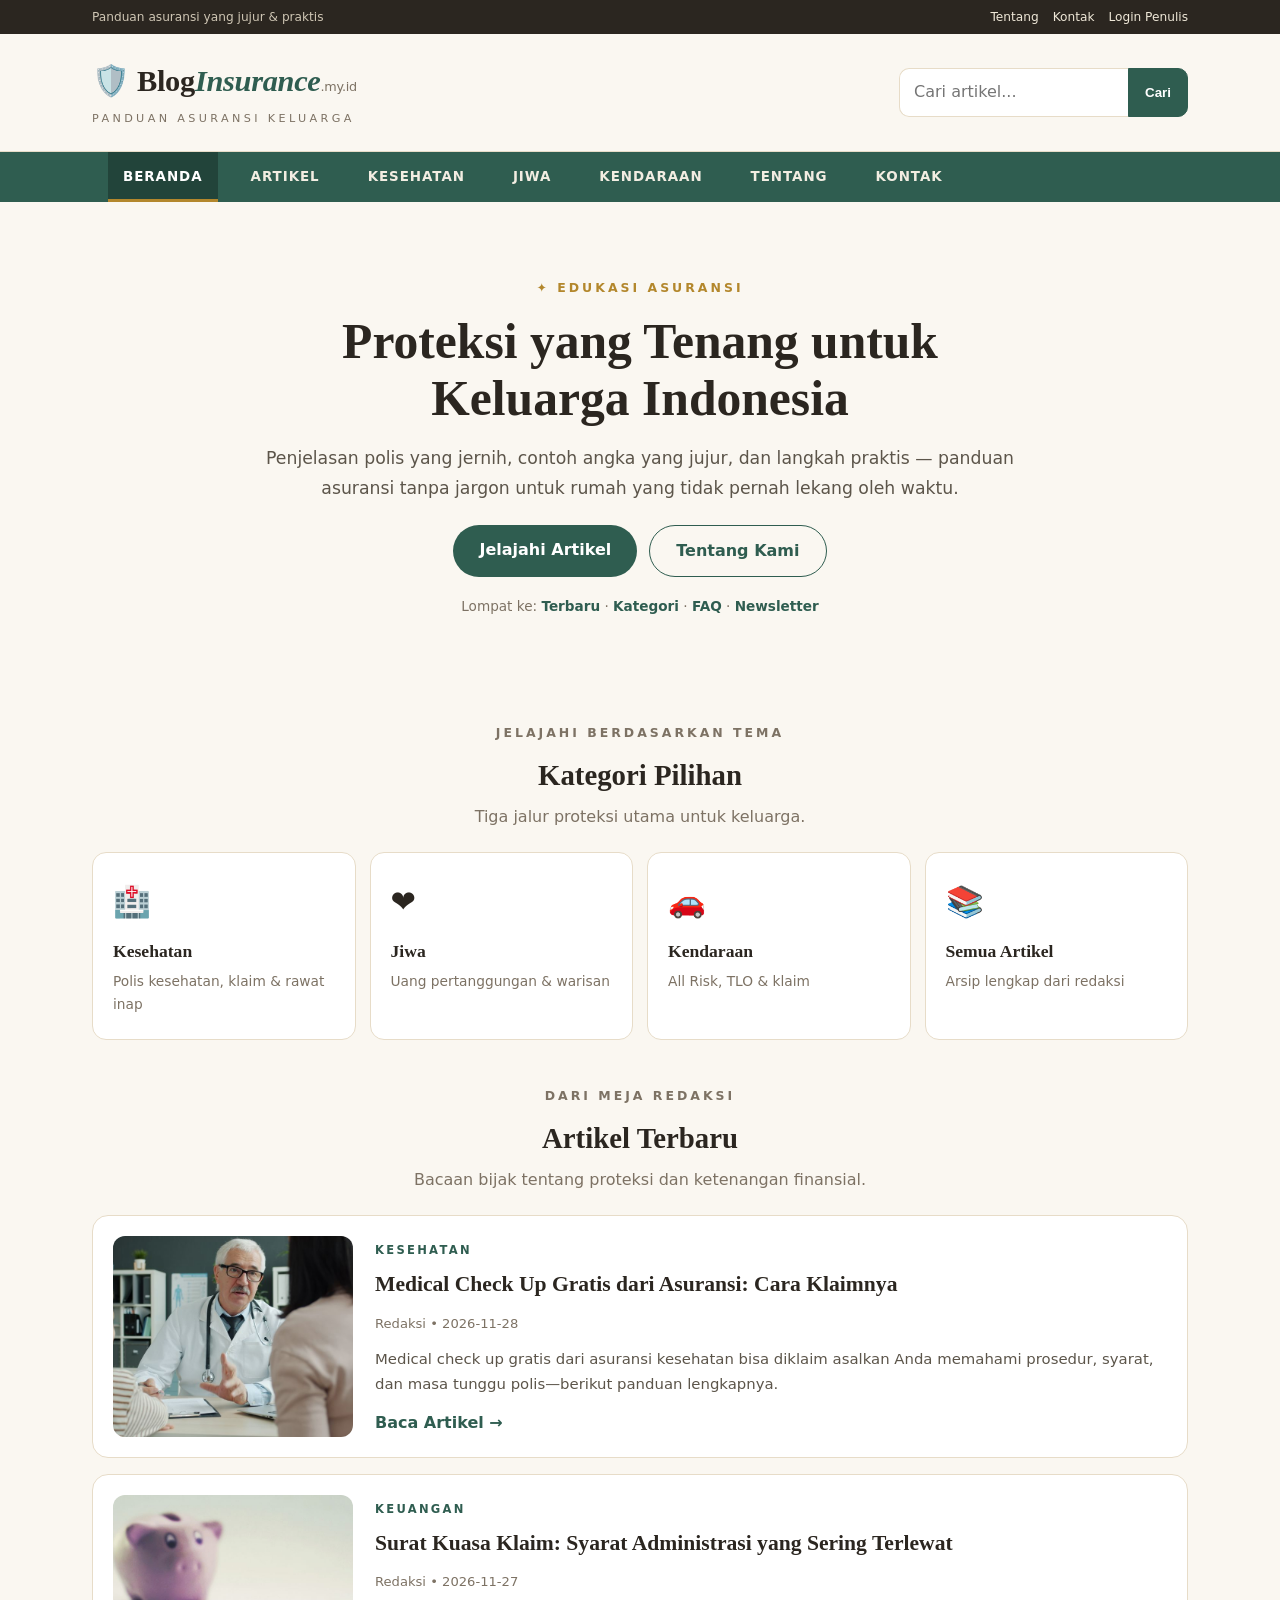
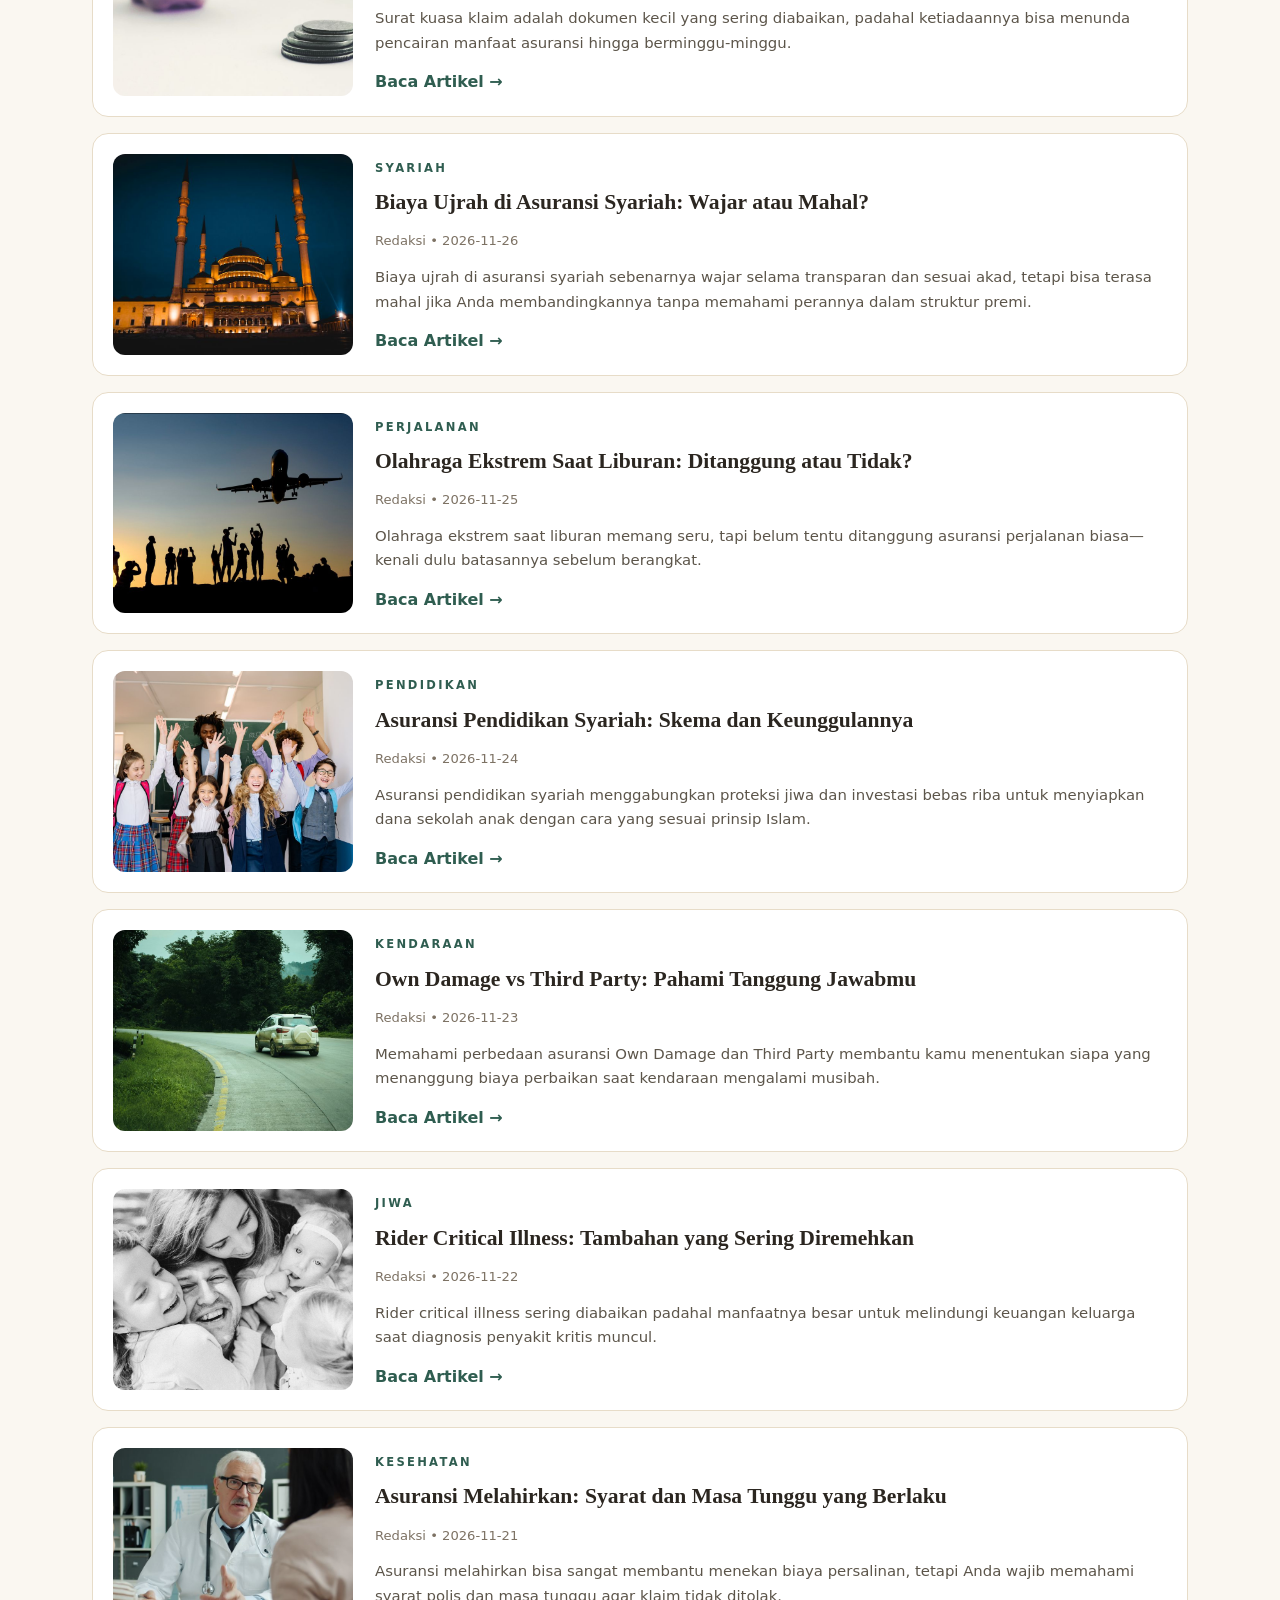
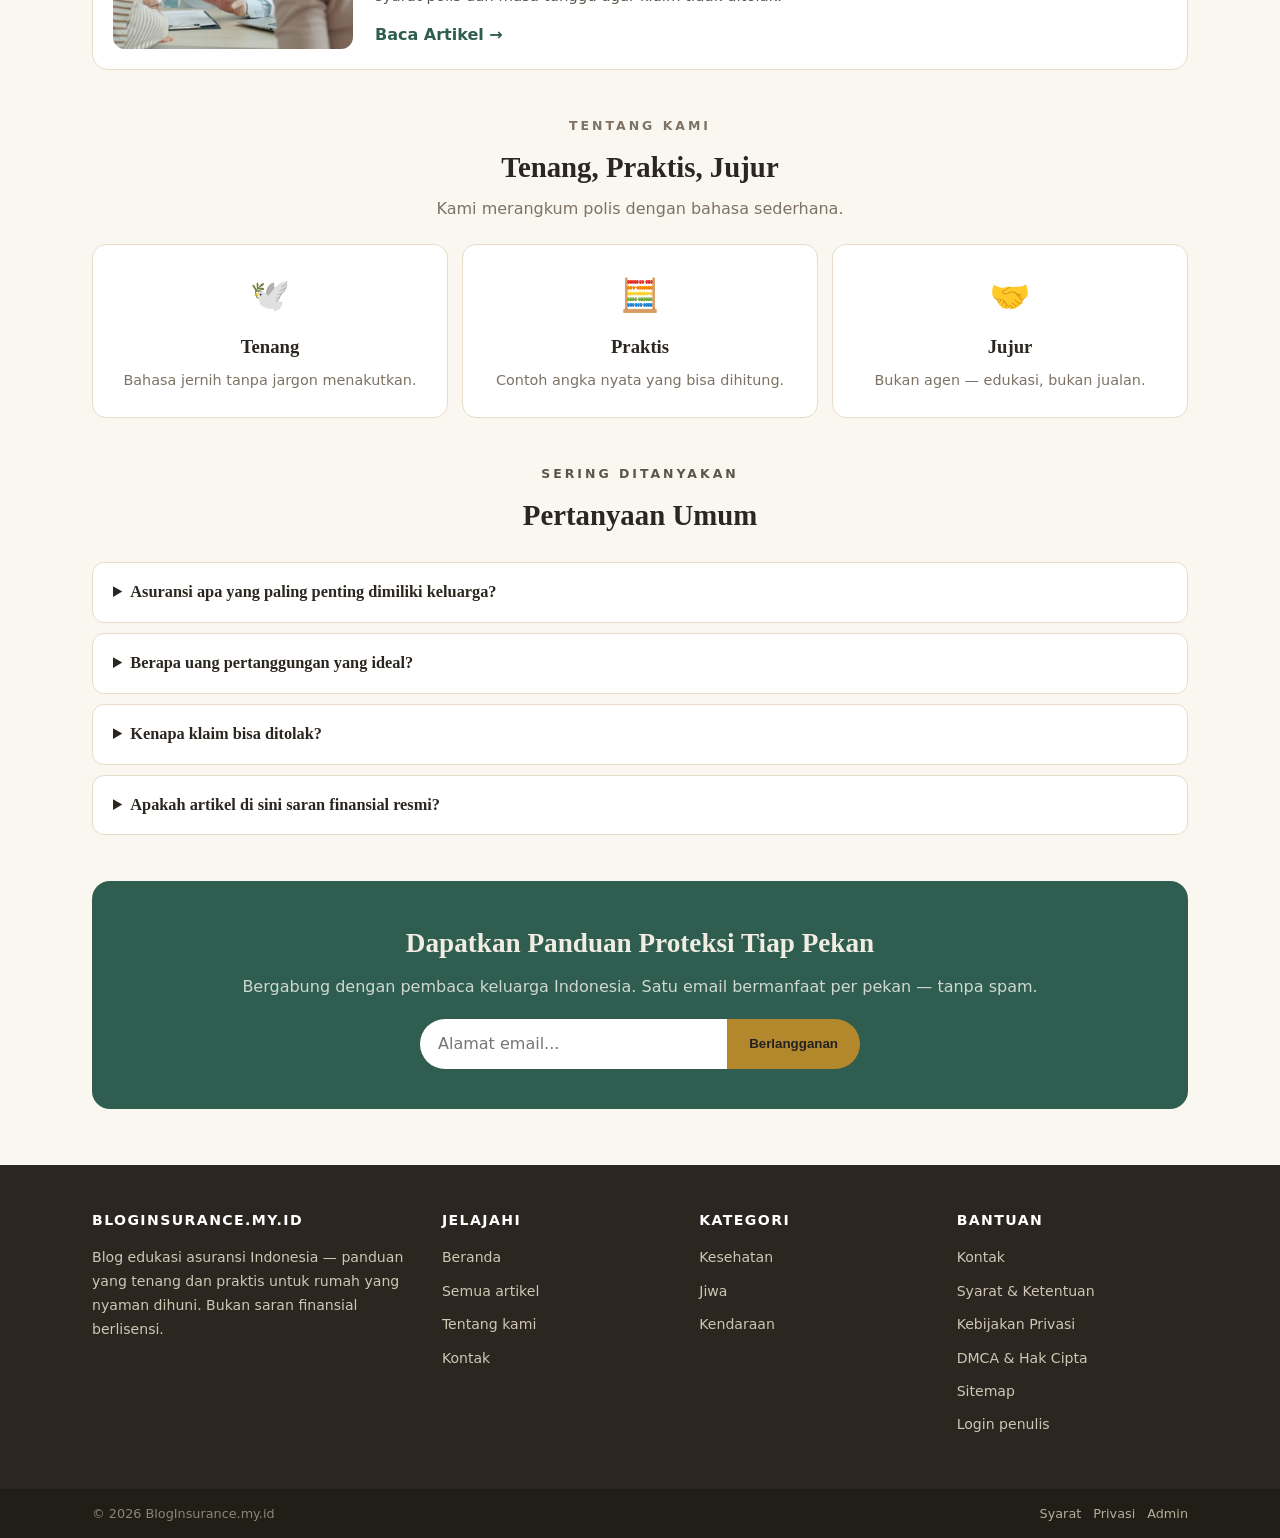
<file: index.html>
<!doctype html>
<html lang="id">
<head>
  <meta charset="utf-8" />
  <meta name="viewport" content="width=device-width, initial-scale=1" />
  <title>BlogInsurance.my.id — Panduan Asuransi Keluarga Indonesia</title>
  <meta name="description" content="Panduan asuransi kesehatan, jiwa, dan kendaraan yang tenang dan praktis untuk keluarga Indonesia." />
  <link rel="stylesheet" href="/styles.css" />
  <link rel="icon" href="data:image/svg+xml,<svg xmlns='http://www.w3.org/2000/svg' viewBox='0 0 100 100'><text y='.9em' font-size='90'>🛡️</text></svg>" />
</head>
<body>
<div class="ed-top"><div class="ed-wrap"><span>Panduan asuransi yang jujur &amp; praktis</span><span><a href="/tentang.html">Tentang</a><a href="/kontak.html">Kontak</a><a href="/admin/">Login Penulis</a></span></div></div>
<header class="ed-mast"><div class="ed-wrap">
  <div><a class="ed-logo" href="/">🛡️ Blog<em>Insurance</em><small>.my.id</small></a><p class="ed-tag">PANDUAN ASURANSI KELUARGA</p></div>
  <form class="ed-search" action="/blog/" method="get"><input type="search" name="s" placeholder="Cari artikel..." /><button type="submit">Cari</button></form>
</div></header>
<nav class="ed-nav"><input type="checkbox" id="navtoggle" class="navcheck" /><div class="ed-wrap"><label class="burger2" for="navtoggle">☰ Menu</label><a href="/" class="on">Beranda</a><a href="/blog/">Artikel</a><a href="/blog/?cat=Kesehatan">Kesehatan</a><a href="/blog/?cat=Jiwa">Jiwa</a><a href="/blog/?cat=Kendaraan">Kendaraan</a><a href="/tentang.html">Tentang</a><a href="/kontak.html">Kontak</a></div></nav>

<section class="hero-ed">
  <p class="eyebrow">✦ Edukasi Asuransi</p>
  <h1>Proteksi yang Tenang untuk Keluarga Indonesia</h1>
  <p class="lede">Penjelasan polis yang jernih, contoh angka yang jujur, dan langkah praktis — panduan asuransi tanpa jargon untuk rumah yang tidak pernah lekang oleh waktu.</p>
  <div class="cta-row"><a class="btn-solid" href="/blog/">Jelajahi Artikel</a><a class="btn-line" href="/tentang.html">Tentang Kami</a></div>
  <p class="jumps">Lompat ke: <a href="#terbaru">Terbaru</a> · <a href="#kategori">Kategori</a> · <a href="#faq">FAQ</a> · <a href="#newsletter">Newsletter</a></p>
</section>

<div class="ed-wrap ed-sec" id="kategori">
  <div class="ed-sec-head"><p class="eyebrow">Jelajahi berdasarkan tema</p><h2>Kategori Pilihan</h2><p>Tiga jalur proteksi utama untuk keluarga.</p></div>
  <div class="cat-cards">
    <a class="cat-card" href="/blog/?cat=Kesehatan"><span class="ico">🏥</span><h3>Kesehatan</h3><p>Polis kesehatan, klaim &amp; rawat inap</p></a>
    <a class="cat-card" href="/blog/?cat=Jiwa"><span class="ico">❤️</span><h3>Jiwa</h3><p>Uang pertanggungan &amp; warisan</p></a>
    <a class="cat-card" href="/blog/?cat=Kendaraan"><span class="ico">🚗</span><h3>Kendaraan</h3><p>All Risk, TLO &amp; klaim</p></a>
    <a class="cat-card" href="/blog/"><span class="ico">📚</span><h3>Semua Artikel</h3><p>Arsip lengkap dari redaksi</p></a>
  </div>
</div>

<div class="ed-wrap ed-sec" id="terbaru">
  <div class="ed-sec-head"><p class="eyebrow">Dari meja redaksi</p><h2>Artikel Terbaru</h2><p>Bacaan bijak tentang proteksi dan ketenangan finansial.</p></div>
  <div id="latest"></div>
</div>

<div class="ed-wrap ed-sec">
  <div class="ed-sec-head"><p class="eyebrow">Tentang kami</p><h2>Tenang, Praktis, Jujur</h2><p>Kami merangkum polis dengan bahasa sederhana.</p></div>
  <div class="values">
    <div class="value"><span class="ico">🕊️</span><h3>Tenang</h3><p>Bahasa jernih tanpa jargon menakutkan.</p></div>
    <div class="value"><span class="ico">🧮</span><h3>Praktis</h3><p>Contoh angka nyata yang bisa dihitung.</p></div>
    <div class="value"><span class="ico">🤝</span><h3>Jujur</h3><p>Bukan agen — edukasi, bukan jualan.</p></div>
  </div>
</div>

<div class="ed-wrap ed-sec faq" id="faq">
  <div class="ed-sec-head"><p class="eyebrow">Sering ditanyakan</p><h2>Pertanyaan Umum</h2></div>
  <details><summary>Asuransi apa yang paling penting dimiliki keluarga?</summary><p>Mulai dari kesehatan (termasuk BPJS), lalu jiwa bila ada tanggungan, kemudian kendaraan. Urutan ini melindungi risiko terbesar lebih dulu.</p></details>
  <details><summary>Berapa uang pertanggungan yang ideal?</summary><p>Patokan umum 5–10x penghasilan tahunan pencari nafkah, disesuaikan utang dan biaya pendidikan anak.</p></details>
  <details><summary>Kenapa klaim bisa ditolak?</summary><p>Penyebab umum: tidak jujur soal riwayat kesehatan, klaim dalam masa tunggu, atau dokumen kurang lengkap.</p></details>
  <details><summary>Apakah artikel di sini saran finansial resmi?</summary><p>Bukan. Semua artikel bersifat edukasi — konsultasikan kebutuhanmu dengan agen atau perencana keuangan berlisensi.</p></details>
</div>

<div class="ed-wrap ed-sec" id="newsletter">
  <div class="newsbox"><h2>Dapatkan Panduan Proteksi Tiap Pekan</h2><p>Bergabung dengan pembaca keluarga Indonesia. Satu email bermanfaat per pekan — tanpa spam.</p>
  <form action="mailto:halo@bloginsurance.my.id" method="post" enctype="text/plain"><input type="email" name="email" placeholder="Alamat email..." required /><button type="submit">Berlangganan</button></form>
  </div>
</div>

<footer class="foot-ed"><div class="ed-wrap">
  <div><h4>BlogInsurance.my.id</h4><p>Blog edukasi asuransi Indonesia — panduan yang tenang dan praktis untuk rumah yang nyaman dihuni. Bukan saran finansial berlisensi.</p></div>
  <div><h4>Jelajahi</h4><ul><li><a href="/">Beranda</a></li><li><a href="/blog/">Semua artikel</a></li><li><a href="/tentang.html">Tentang kami</a></li><li><a href="/kontak.html">Kontak</a></li></ul></div>
  <div><h4>Kategori</h4><ul><li><a href="/blog/?cat=Kesehatan">Kesehatan</a></li><li><a href="/blog/?cat=Jiwa">Jiwa</a></li><li><a href="/blog/?cat=Kendaraan">Kendaraan</a></li></ul></div>
  <div><h4>Bantuan</h4><ul><li><a href="/kontak.html">Kontak</a></li><li><a href="/tos.html">Syarat &amp; Ketentuan</a></li><li><a href="/privasi.html">Kebijakan Privasi</a></li><li><a href="/dmca.html">DMCA &amp; Hak Cipta</a></li><li><a href="/sitemap.xml">Sitemap</a></li><li><a href="/admin/">Login penulis</a></li></ul></div>
</div></footer>
<div class="bottom-ed"><div class="ed-wrap"><span>© 2026 BlogInsurance.my.id</span><span><a href="/tos.html">Syarat</a><a href="/privasi.html">Privasi</a><a href="/admin/">Admin</a></span></div></div>

<script>
const linkOf = p => p.file || ('/blog/post.html?p='+p.slug);
const EMOJI = {Kesehatan:'🏥',Jiwa:'❤️',Kendaraan:'🚗',Pendidikan:'🎓',Perjalanan:'✈️',Syariah:'🕌',Keuangan:'💰',Properti:'🏠',Umum:'🛡️'};
const bg = p => p.image ? ` style="background-image:url('${p.image}');background-size:cover;background-position:center"` : ` style="background:linear-gradient(135deg,#e9e2d3,#d8cdb4)"`;
const em = p => p.image ? '' : (EMOJI[p.category]||'🛡️');
fetch('/content/index.json').then(r=>r.json()).then(dyn=>{
  const posts = Array.isArray(dyn)?dyn:[];
  document.getElementById('latest').innerHTML = posts.length ? posts.slice(0,8).map(p=>
    `<article class="ed-row"><a class="pic" href="${linkOf(p)}"${bg(p)}>${em(p)}</a><div><span class="ed-cat">${p.category||''}</span><h3><a href="${linkOf(p)}">${p.title}</a></h3><p class="by">Redaksi • ${p.date||''}</p><p class="excerpt">${p.excerpt||''}</p><a class="read-ed" href="${linkOf(p)}">Baca Artikel →</a></div></article>`
  ).join('') : '<div class="ed-row"><div><p>Belum ada artikel. Artikel baru segera terbit.</p></div></div>';
}).catch(()=>{
  document.getElementById('latest').innerHTML = '<div class="ed-row"><div><p><a href="/blog/">Lihat arsip artikel →</a></p></div></div>';
});
</script>
</body>
</html>
</file>
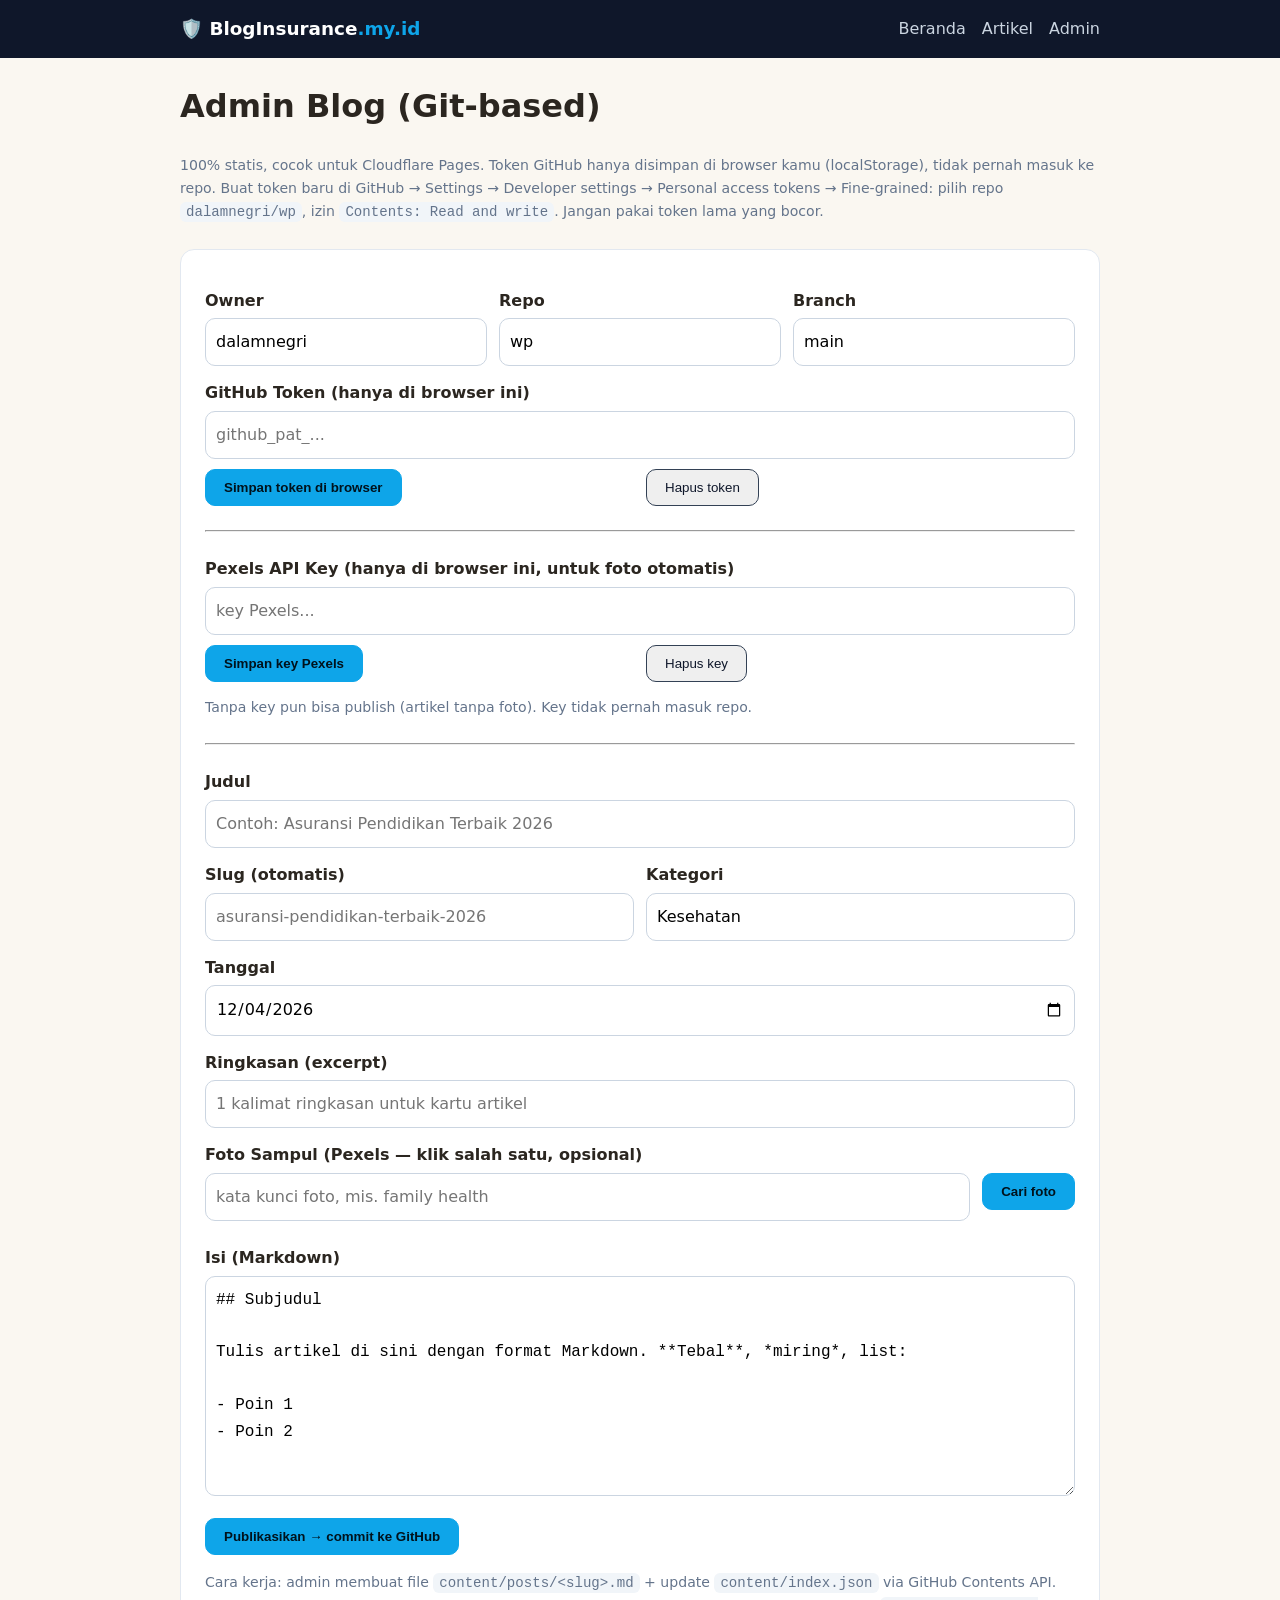
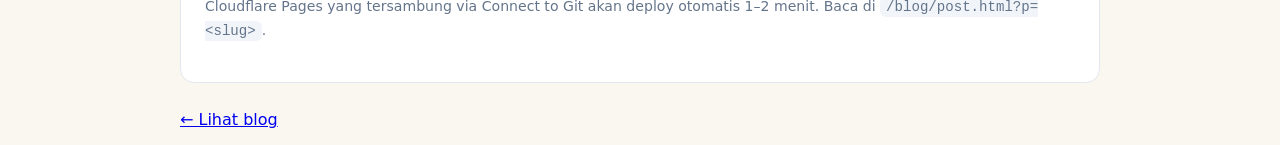
<file: admin/index.html>
<!doctype html>
<html lang="id">
<head>
<meta charset="utf-8" /><meta name="viewport" content="width=device-width, initial-scale=1" />
<title>Admin — BlogInsurance.my.id</title>
<link rel="stylesheet" href="/styles.css" />
<style>.form{background:#fff;border:1px solid #e2e8f0;border-radius:14px;padding:24px;margin:24px 0}
label{display:block;font-weight:600;margin:14px 0 4px}
input,select,textarea{width:100%;padding:10px;border:1px solid #cbd5e1;border-radius:10px;font:inherit}
textarea{min-height:220px;font-family:ui-monospace,Menlo,Consolas,monospace}
.row{display:flex;gap:12px}.row>div{flex:1}
.hint{color:#64748b;font-size:.88rem}
#status{margin-top:12px;font-weight:600}
.photos{display:grid;grid-template-columns:repeat(3,1fr);gap:10px;margin-top:10px}
.photos figure{margin:0;font-size:.72rem;color:#555}
.photos img{width:100%;height:110px;object-fit:cover;border-radius:8px;cursor:pointer;border:3px solid transparent;display:block}
.photos img.sel{border-color:#0ea5e9}
.selinfo{font-size:.85rem;color:#15803d;font-weight:600;margin-top:8px}</style>
</head>
<body>
<header class="site-header"><div class="container nav">
<a class="brand" href="/">🛡️ BlogInsurance<span>.my.id</span></a>
<nav><a href="/">Beranda</a><a href="/blog/">Artikel</a><a href="/admin/">Admin</a></nav>
</div></header>
<main class="container">
<h1>Admin Blog (Git-based)</h1>
<p class="hint">100% statis, cocok untuk Cloudflare Pages. Token GitHub hanya disimpan di browser kamu (localStorage), tidak pernah masuk ke repo.
Buat token baru di GitHub → Settings → Developer settings → Personal access tokens → Fine-grained:
pilih repo <code>dalamnegri/wp</code>, izin <code>Contents: Read and write</code>. Jangan pakai token lama yang bocor.</p>

<div class="form">
<div class="row">
<div><label>Owner</label><input id="owner" value="dalamnegri" /></div>
<div><label>Repo</label><input id="repo" value="wp" /></div>
<div><label>Branch</label><input id="branch" value="main" /></div>
</div>
<label>GitHub Token (hanya di browser ini)</label>
<input id="token" type="password" placeholder="github_pat_..." autocomplete="off" />
<div class="row">
<div><button class="btn primary" id="saveToken" style="color:#00121c;margin-top:10px">Simpan token di browser</button></div>
<div><button class="btn" id="clearToken" style="color:#0f172a;margin-top:10px">Hapus token</button></div>
</div>

<hr style="margin:24px 0" />
<label>Pexels API Key (hanya di browser ini, untuk foto otomatis)</label>
<input id="pxkey" type="password" placeholder="key Pexels..." autocomplete="off" />
<div class="row">
<div><button class="btn primary" id="savePx" style="color:#00121c;margin-top:10px">Simpan key Pexels</button></div>
<div><button class="btn" id="clearPx" style="color:#0f172a;margin-top:10px">Hapus key</button></div>
</div>
<p class="hint">Tanpa key pun bisa publish (artikel tanpa foto). Key tidak pernah masuk repo.</p>

<hr style="margin:24px 0" />
<label>Judul</label><input id="title" placeholder="Contoh: Asuransi Pendidikan Terbaik 2026" />
<div class="row">
<div><label>Slug (otomatis)</label><input id="slug" placeholder="asuransi-pendidikan-terbaik-2026" /></div>
<div><label>Kategori</label><input id="category" value="Kesehatan" /></div>
</div>
<label>Tanggal</label><input id="date" type="date" />
<label>Ringkasan (excerpt)</label><input id="excerpt" placeholder="1 kalimat ringkasan untuk kartu artikel" />
<label>Foto Sampul (Pexels — klik salah satu, opsional)</label>
<div class="row">
<div><input id="pxq" placeholder="kata kunci foto, mis. family health" /></div>
<div style="flex:0 0 auto"><button class="btn primary" id="pxfind" style="color:#00121c" type="button">Cari foto</button></div>
</div>
<div class="photos" id="pxgrid"></div>
<p class="selinfo" id="pxsel"></p>
<label>Isi (Markdown)</label>
<textarea id="body">## Subjudul

Tulis artikel di sini dengan format Markdown. **Tebal**, *miring*, list:

- Poin 1
- Poin 2
</textarea>
<button class="btn primary" id="publish" style="color:#00121c;margin-top:14px">Publikasikan → commit ke GitHub</button>
<p id="status"></p>
<p class="hint">Cara kerja: admin membuat file <code>content/posts/&lt;slug&gt;.md</code> + update <code>content/index.json</code> via GitHub Contents API.
Cloudflare Pages yang tersambung via Connect to Git akan deploy otomatis 1–2 menit. Baca di <code>/blog/post.html?p=&lt;slug&gt;</code>.</p>
</div>
<p><a href="/blog/">← Lihat blog</a></p>
</main>
<script>
const $ = id => document.getElementById(id);
$('date').value = new Date().toISOString().slice(0,10);
$('token').value = localStorage.getItem('gh_token') || '';
$('title').addEventListener('input', e => {
  $('slug').value = e.target.value.toLowerCase()
    .replace(/[^a-z0-9\s-]/g,'').trim().replace(/\s+/g,'-').replace(/-+/g,'-').slice(0,80);
});
$('saveToken').onclick = () => { localStorage.setItem('gh_token', $('token').value.trim()); setStatus('Token tersimpan di browser ini.', true); };
$('clearToken').onclick = () => { localStorage.removeItem('gh_token'); $('token').value=''; setStatus('Token dihapus.', true); };
$('pxkey').value = localStorage.getItem('px_key') || '';
$('savePx').onclick = () => { localStorage.setItem('px_key', $('pxkey').value.trim()); setStatus('Key Pexels tersimpan di browser ini.', true); };
$('clearPx').onclick = () => { localStorage.removeItem('px_key'); $('pxkey').value=''; selPhoto=null; setStatus('Key Pexels dihapus.', true); };
const PXQ = {Kesehatan:'family health doctor',Jiwa:'happy family parents children',Kendaraan:'car driving road',Pendidikan:'children school education',Perjalanan:'travel airplane vacation',Syariah:'mosque islamic',Keuangan:'money finance savings',Properti:'house home exterior'};
let selPhoto = null;
$('pxfind').onclick = async () => {
  try{
    const key = localStorage.getItem('px_key');
    if(!key) return setStatus('Isi & simpan key Pexels dulu (atau publish tanpa foto).', false);
    const q = $('pxq').value.trim() || PXQ[$('category').value.trim()] || 'insurance family';
    setStatus('Mencari foto...', true);
    const r = await fetch('https://api.pexels.com/v1/search?' + new URLSearchParams({query:q, per_page:6, orientation:'landscape'}), {headers:{Authorization:key}});
    if(!r.ok) throw new Error('Pexels menolak key (HTTP '+r.status+') — cek key di dashboard Pexels.');
    const j = await r.json();
    const fotos = j.photos || [];
    if(!fotos.length) return setStatus('Tidak ada foto untuk kata kunci itu.', false);
    selPhoto = null; $('pxsel').textContent = '';
    $('pxgrid').innerHTML = fotos.map((f,i)=>`<figure><img data-i="${i}" src="${f.src.medium}" alt="${f.alt||''}" /><figcaption>${f.photographer}</figcaption></figure>`).join('');
    window._fotos = fotos;
    $('pxgrid').querySelectorAll('img').forEach(img=>img.onclick=()=>{
      $('pxgrid').querySelectorAll('img').forEach(x=>x.classList.remove('sel'));
      img.classList.add('sel');
      selPhoto = window._fotos[+img.dataset.i];
      $('pxsel').textContent = 'Terpilih: foto oleh ' + selPhoto.photographer + ' (akan diunggah saat publish).';
    });
    setStatus('Klik salah satu foto untuk memilih.', true);
  }catch(e){ setStatus('Gagal: '+e.message, false); }
};
function b64bytes(buf){ const b=new Uint8Array(buf); let s=''; const CH=0x8000; for(let i=0;i<b.length;i+=CH){ s+=String.fromCharCode.apply(null,b.subarray(i,i+CH)); } return btoa(s); }
function setStatus(m, ok){ const s=$('status'); s.textContent=m; s.style.color= ok ? '#15803d' : '#b91c1c'; }
function b64(s){ return btoa(unescape(encodeURIComponent(s))); }
async function gh(path, method, body){
  const owner=$('owner').value.trim(), repo=$('repo').value.trim();
  const r = await fetch(`https://api.github.com/repos/${owner}/${repo}/contents/${path}`, {
    method, headers:{ 'Authorization':'Bearer '+localStorage.getItem('gh_token'), 'Accept':'application/vnd.github+json', 'Content-Type':'application/json' },
    body: body ? JSON.stringify(body) : undefined });
  const j = await r.json().catch(()=>({}));
  if(!r.ok) throw new Error(j.message || ('HTTP '+r.status));
  return j;
}
async function getSha(path){
  try { const j = await gh(path,'GET'); return j.sha; } catch(e){ return null; }
}
$('publish').onclick = async () => {
  try{
    const token = localStorage.getItem('gh_token');
    if(!token) return setStatus('Isi & simpan token GitHub dulu.', false);
    const slug = $('slug').value.trim(), title=$('title').value.trim();
    if(!slug || !title) return setStatus('Judul & slug wajib diisi.', false);
    setStatus('Mengirim ke GitHub...', true);
    const owner=$('owner').value.trim(), repo=$('repo').value.trim(), branch=$('branch').value.trim()||'main';
    let imgMeta = '', imgEntry = {};
    if(selPhoto){
      try{
        setStatus('Mengunduh & mengunggah foto...', true);
        const fr = await fetch(selPhoto.src.large || selPhoto.src.medium);
        if(!fr.ok) throw new Error('unduh foto gagal (HTTP '+fr.status+')');
        const buf = await fr.arrayBuffer();
        const imgPath = `content/images/${slug}.jpg`;
        await gh(imgPath,'PUT',{ message:`Foto: ${slug}`, content:b64bytes(buf), branch, ...(await getSha(imgPath) ? {sha: await getSha(imgPath)} : {}) });
        const credit = `Foto oleh ${selPhoto.photographer} dari Pexels`;
        imgMeta = `image: /content/images/${slug}.jpg\nimage_credit: ${JSON.stringify(credit)}\nimage_url: ${selPhoto.photographer_url}\n`;
        imgEntry = {image:`/content/images/${slug}.jpg`, image_credit:credit, image_url:selPhoto.photographer_url};
      }catch(e){ return setStatus('Gagal upload foto (artikel tidak jadi dipublish): '+e.message+'. Coba tanpa foto.', false); }
    }
    const md = `---\ntitle: ${JSON.stringify(title)}\ndate: ${$('date').value}\ncategory: ${$('category').value}\nexcerpt: ${JSON.stringify($('excerpt').value)}\n${imgMeta}---\n\n${$('body').value}\n`;
    const mdPath = `content/posts/${slug}.md`;
    await gh(mdPath,'PUT',{ message:`Post: ${title}`, content:b64(md), branch, ...(await getSha(mdPath) ? {sha: await getSha(mdPath)} : {}) });
    // update index.json
    let idx = [];
    try { const cur = await gh('content/index.json','GET'); idx = JSON.parse(decodeURIComponent(escape(atob(cur.content.replace(/\n/g,''))))); var idxSha = cur.sha; } catch(e){ idx = []; }
    idx = idx.filter(x=>x.slug!==slug);
    idx.unshift({ slug, title, date:$('date').value, category:$('category').value, excerpt:$('excerpt').value, ...imgEntry });
    idx.sort((a,b)=> (b.date||'').localeCompare(a.date||''));
    await gh('content/index.json','PUT',{ message:`Index: ${slug}`, content:b64(JSON.stringify(idx,null,2)+'\n'), branch, ...(idxSha?{sha:idxSha}:{}) });
    setStatus(`Berhasil! Lihat di /blog/post.html?p=${slug} (tunggu deploy 1–2 mnt).`, true);
  }catch(e){ setStatus('Gagal: '+e.message, false); }
};
</script>
</body>
</html>
</file>
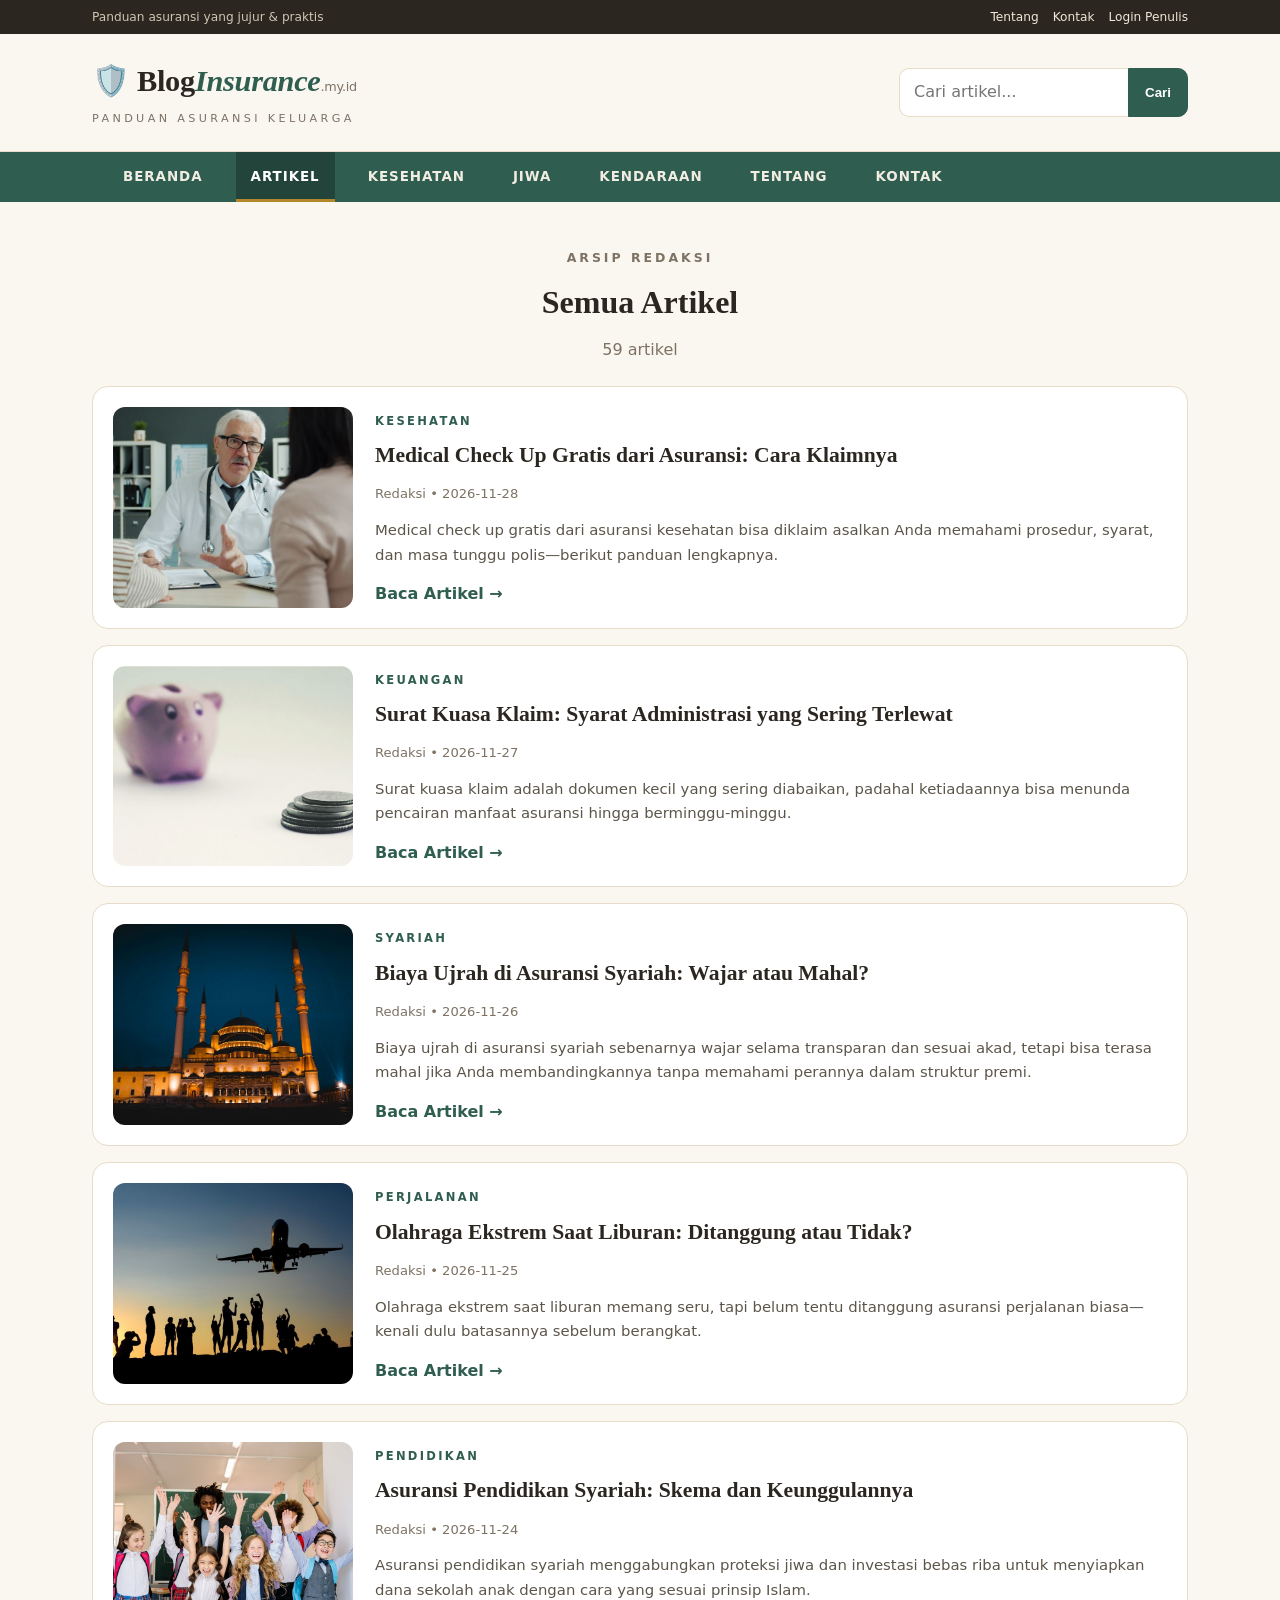
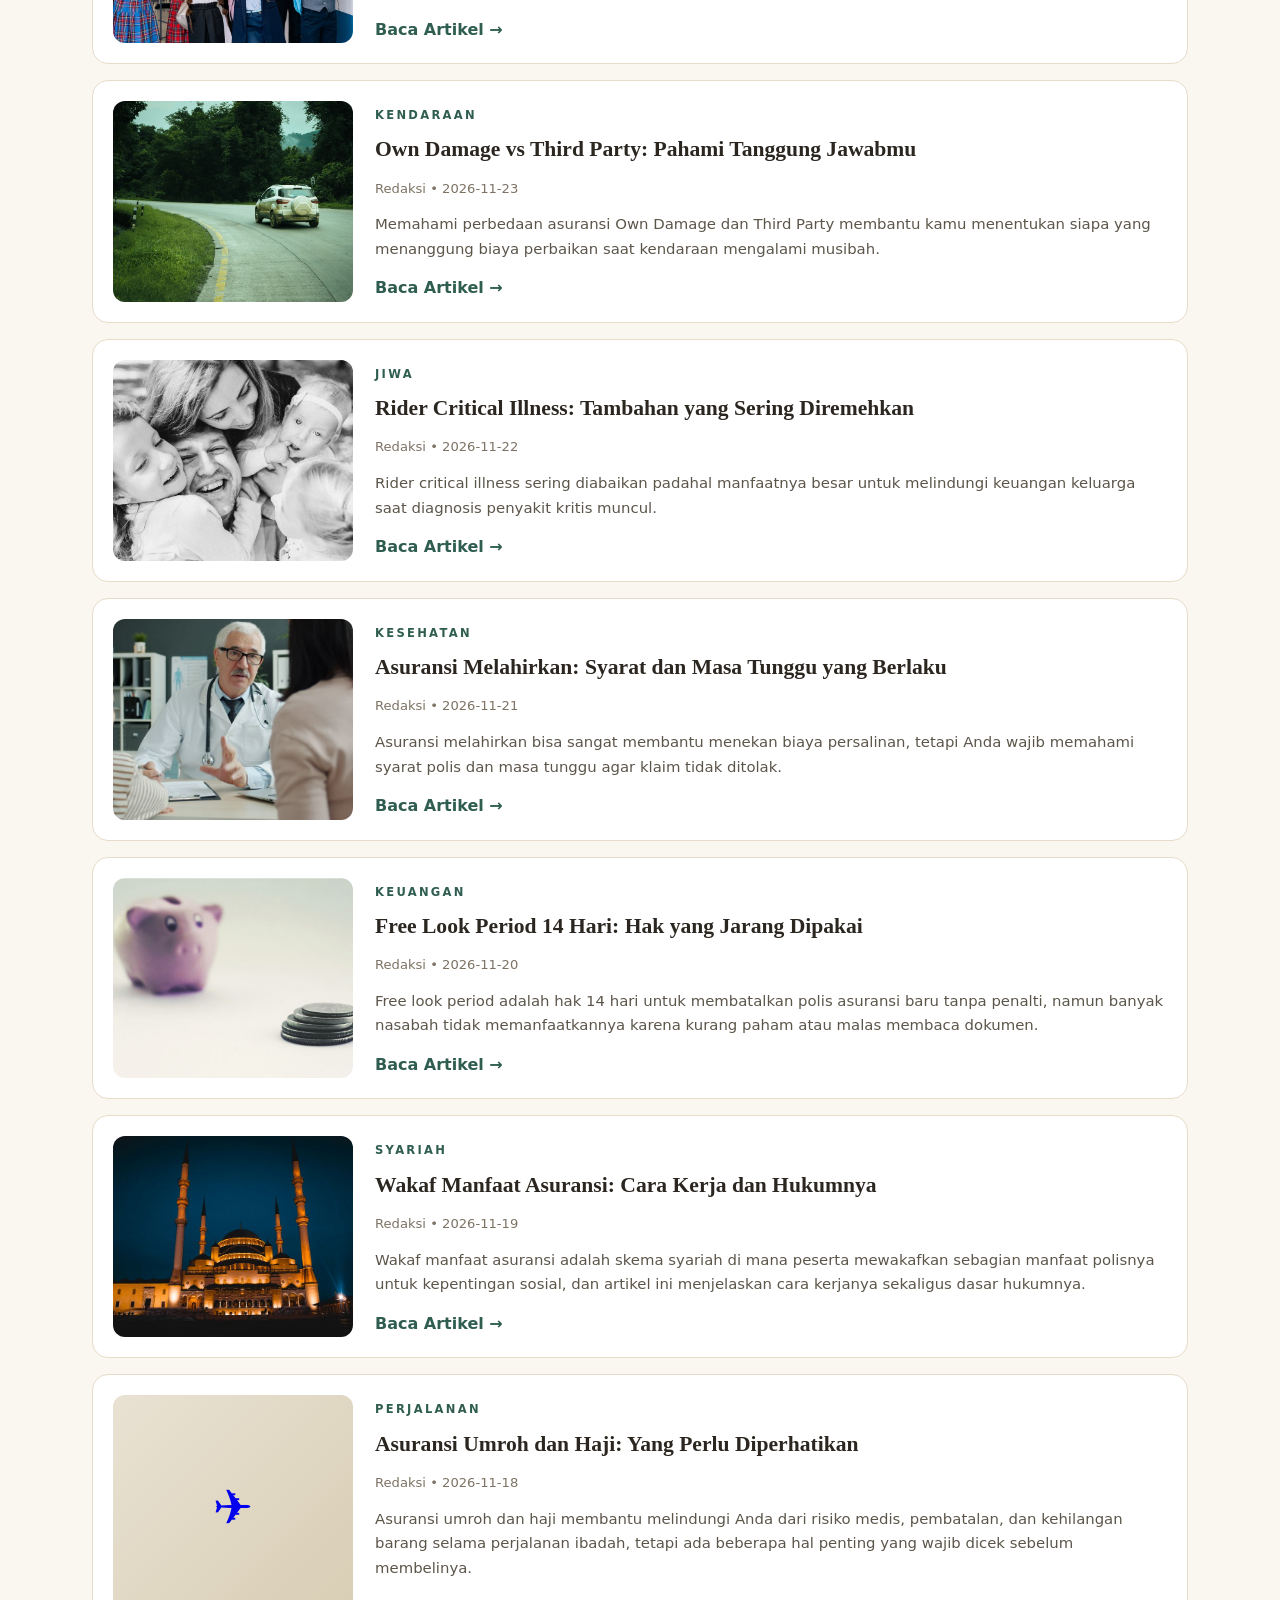
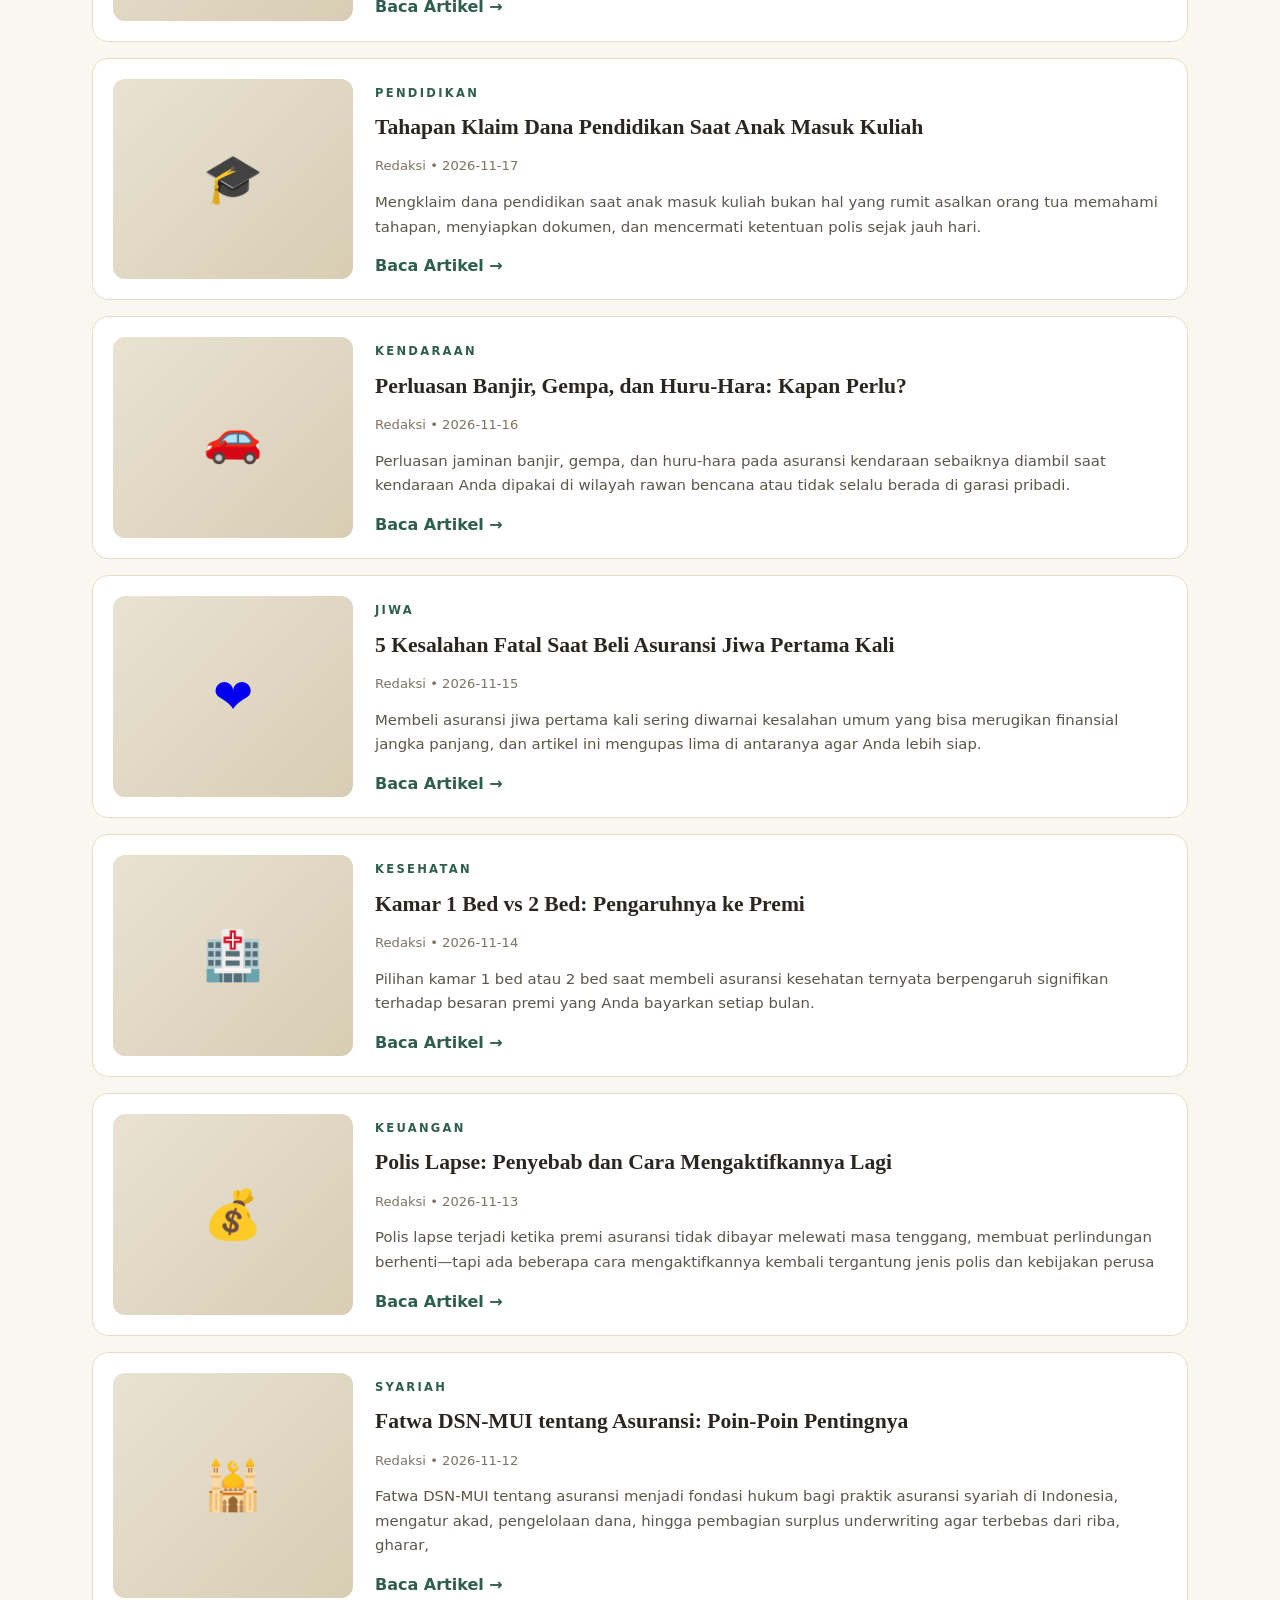
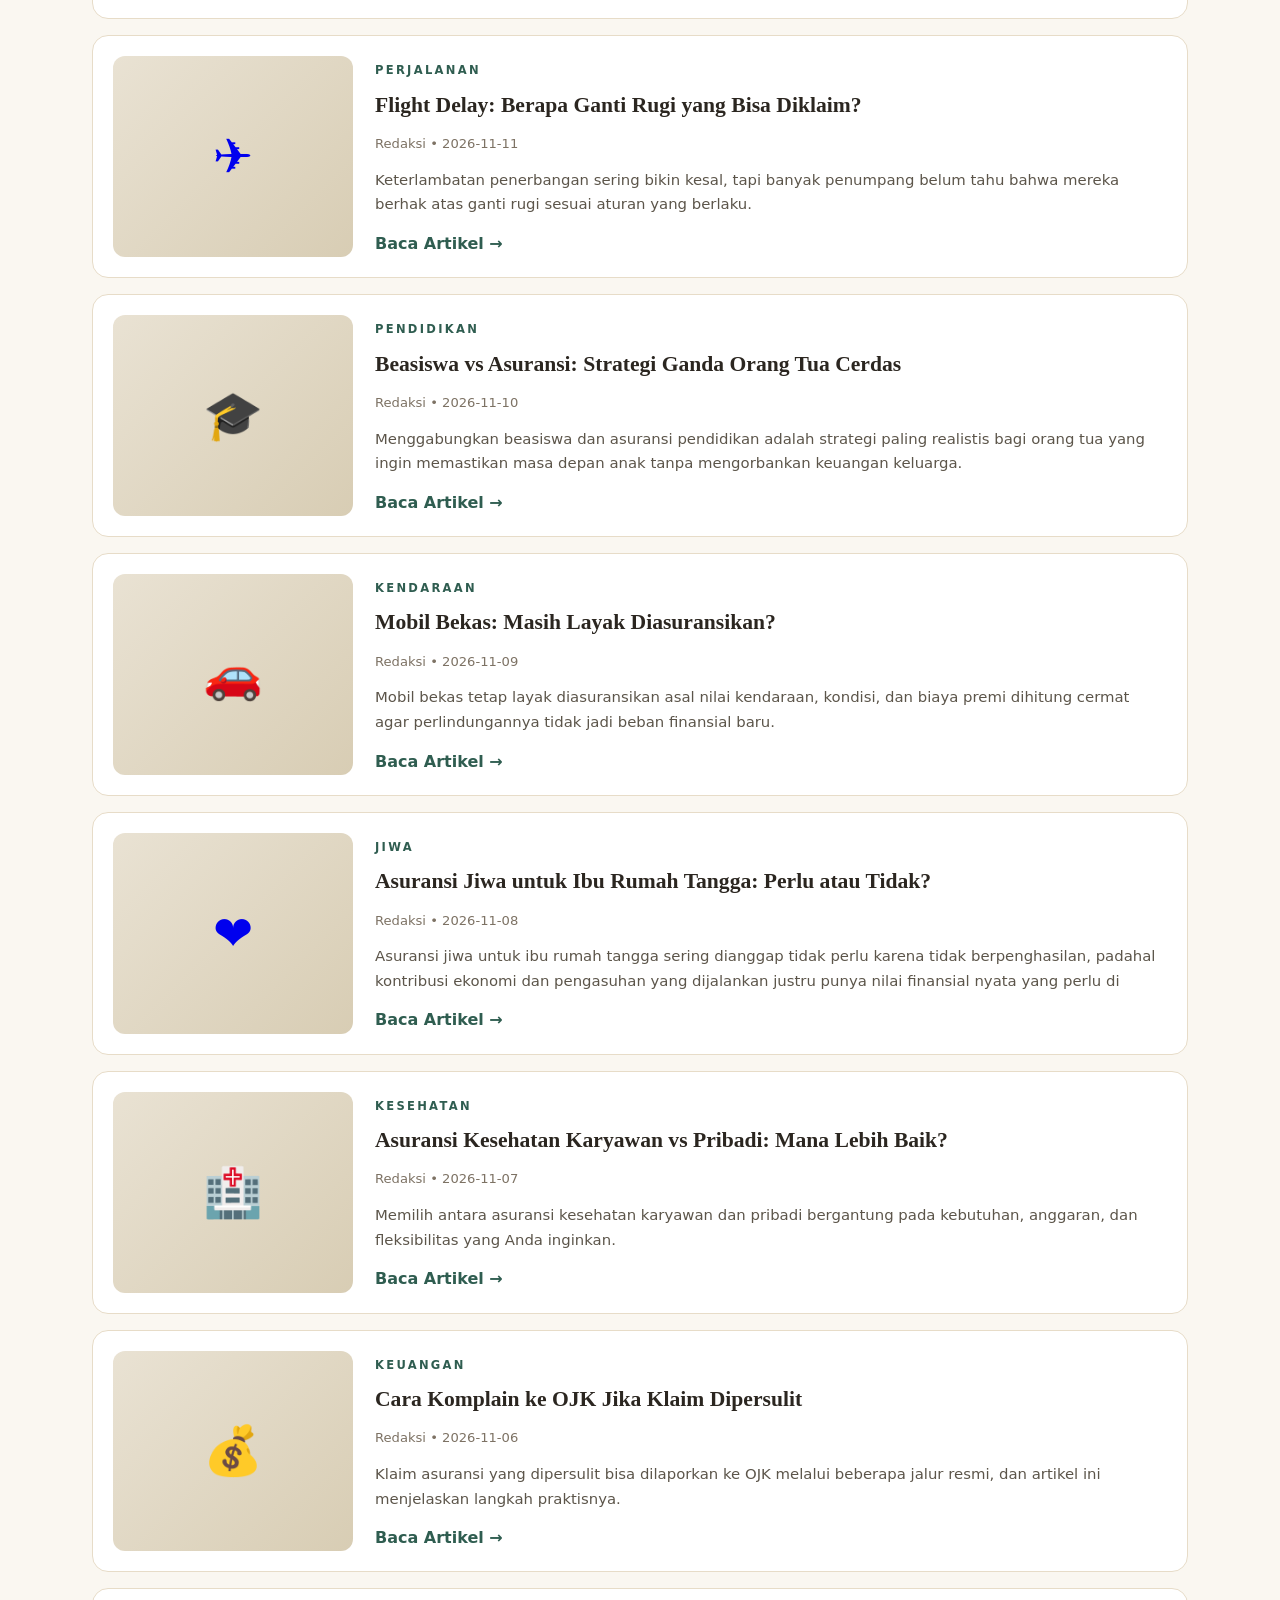
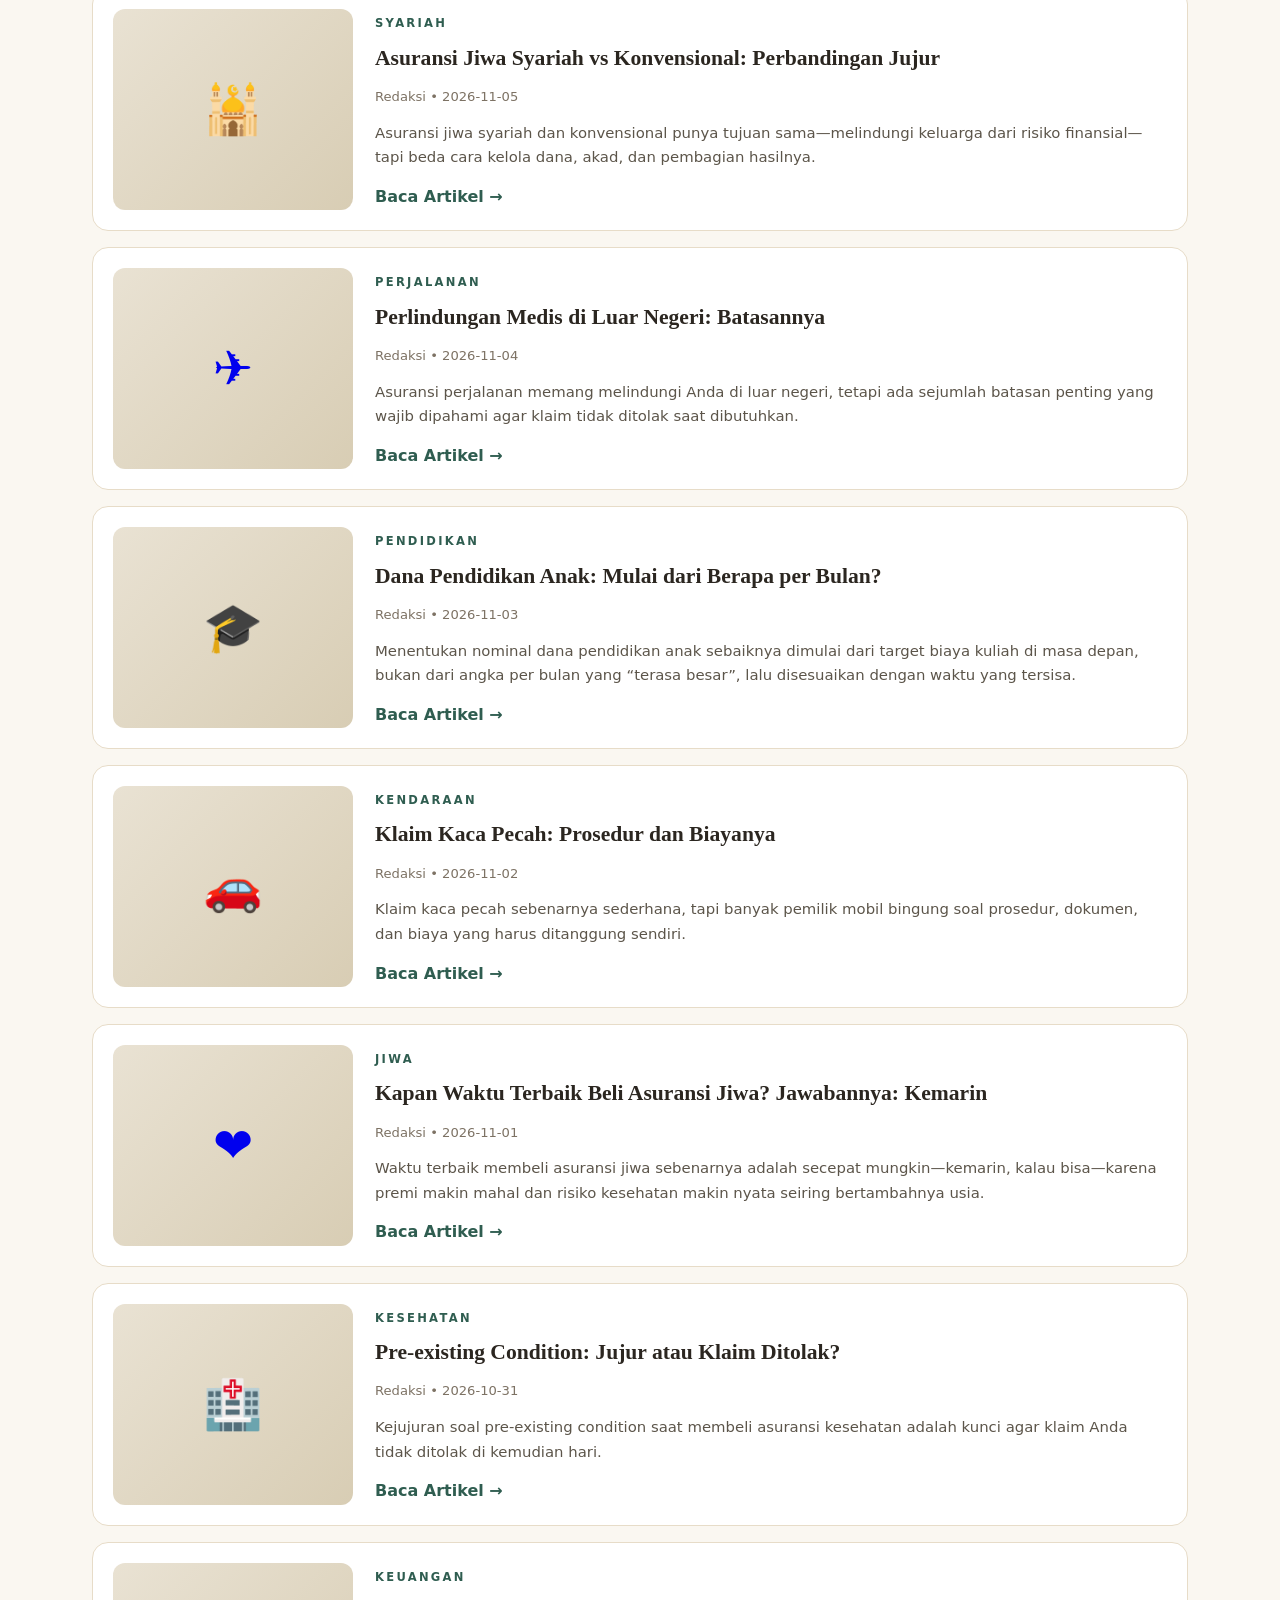
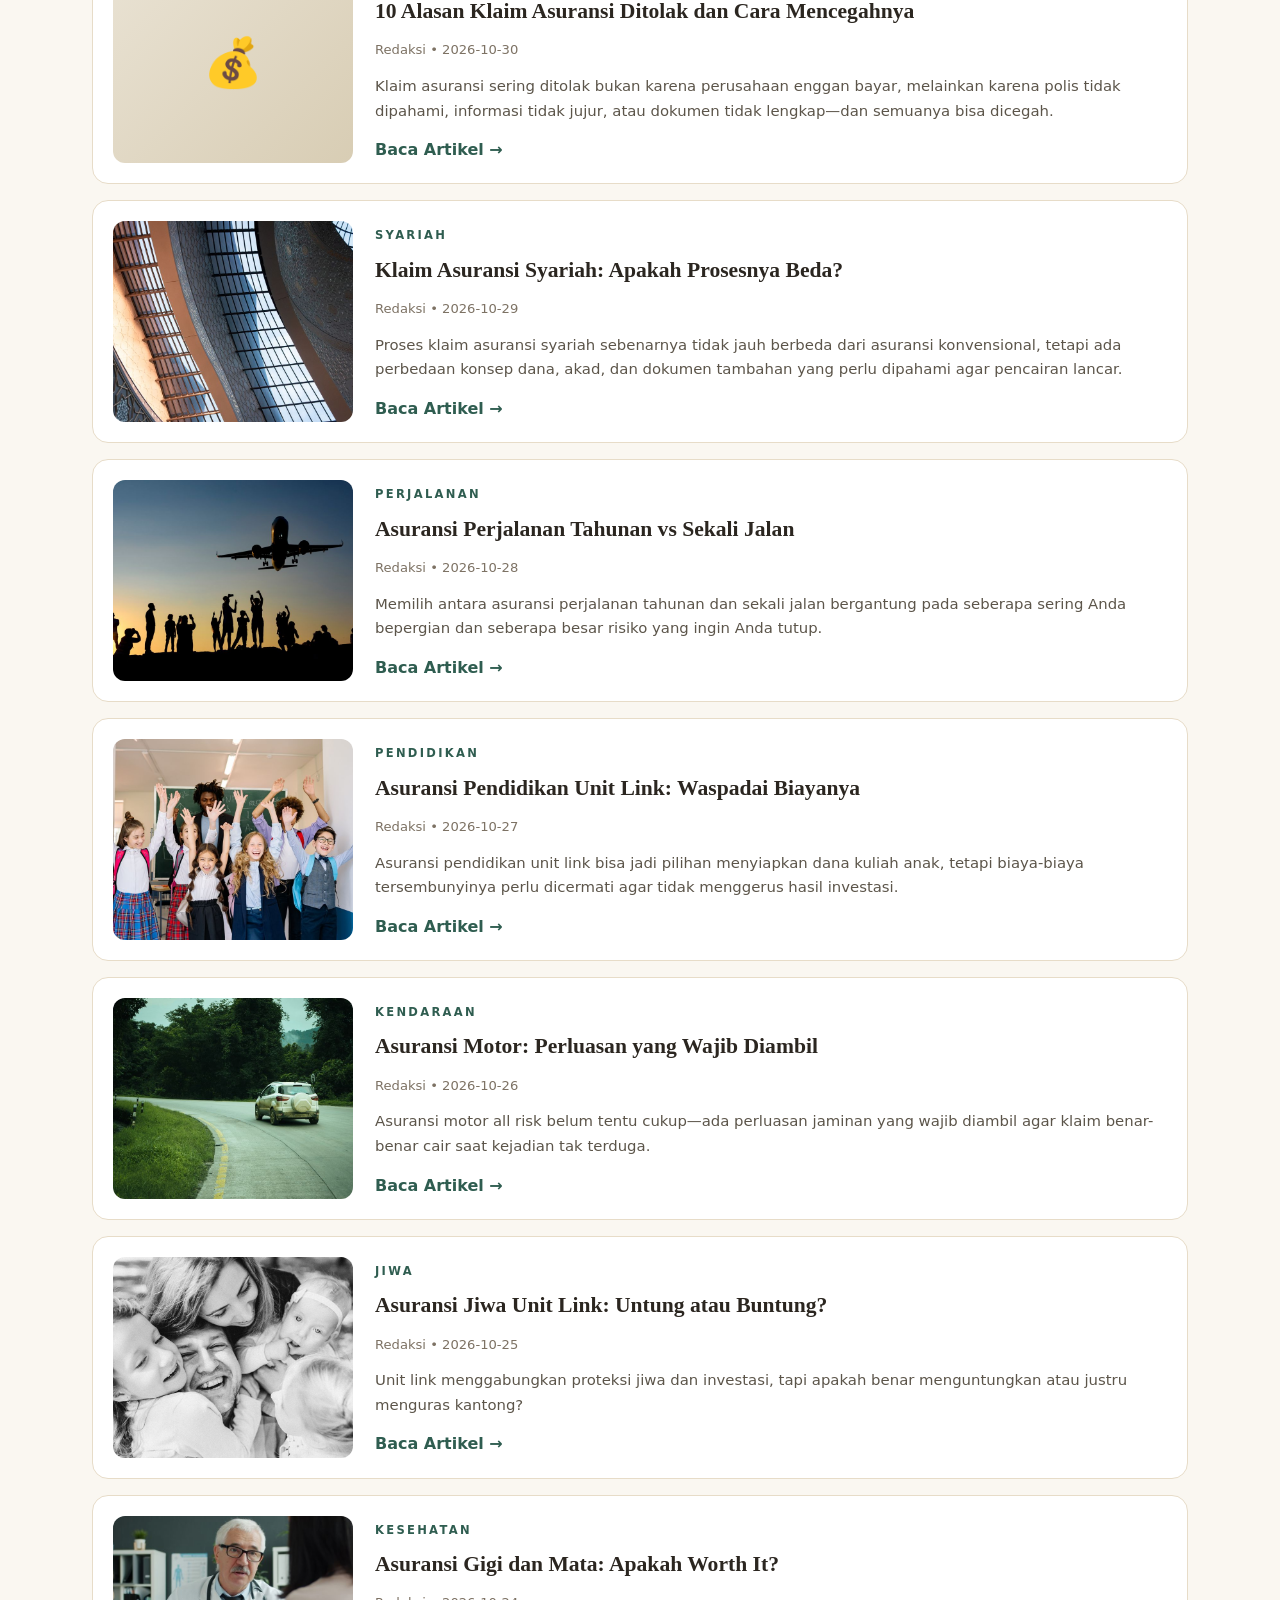
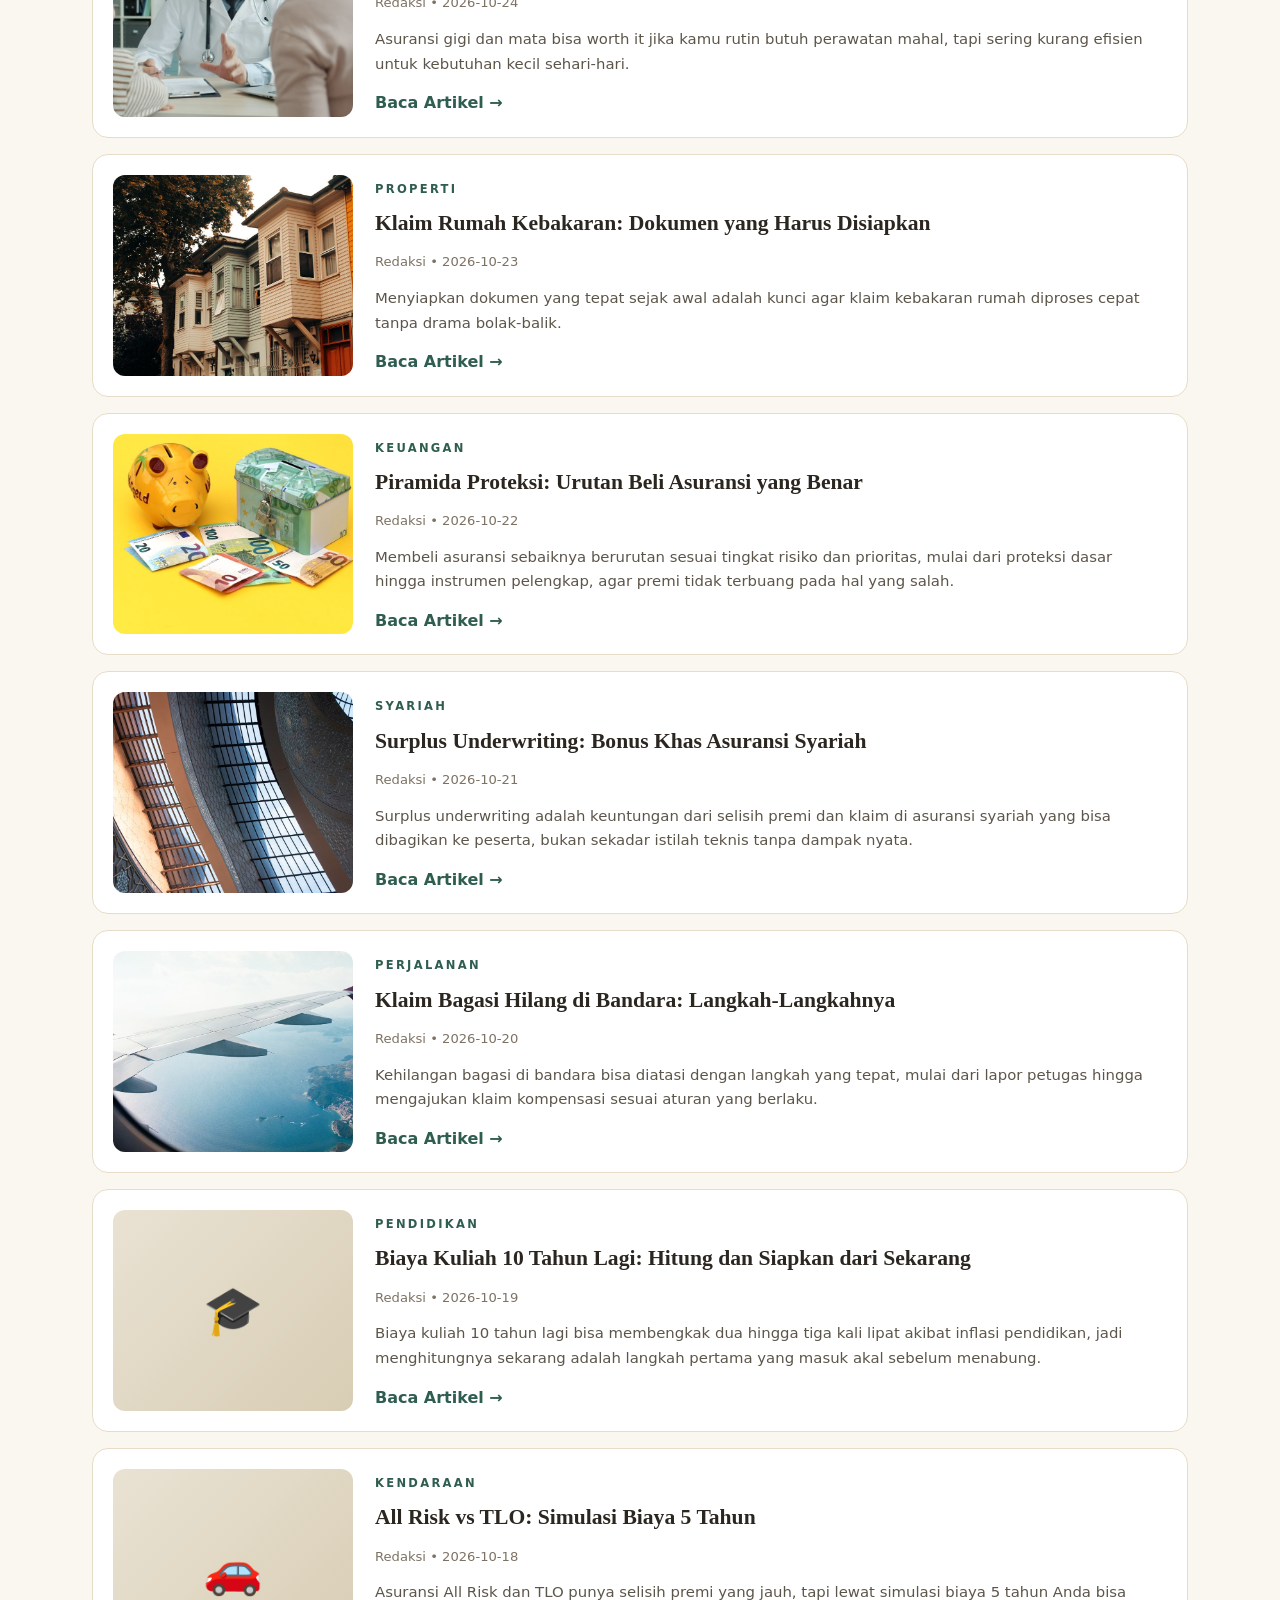
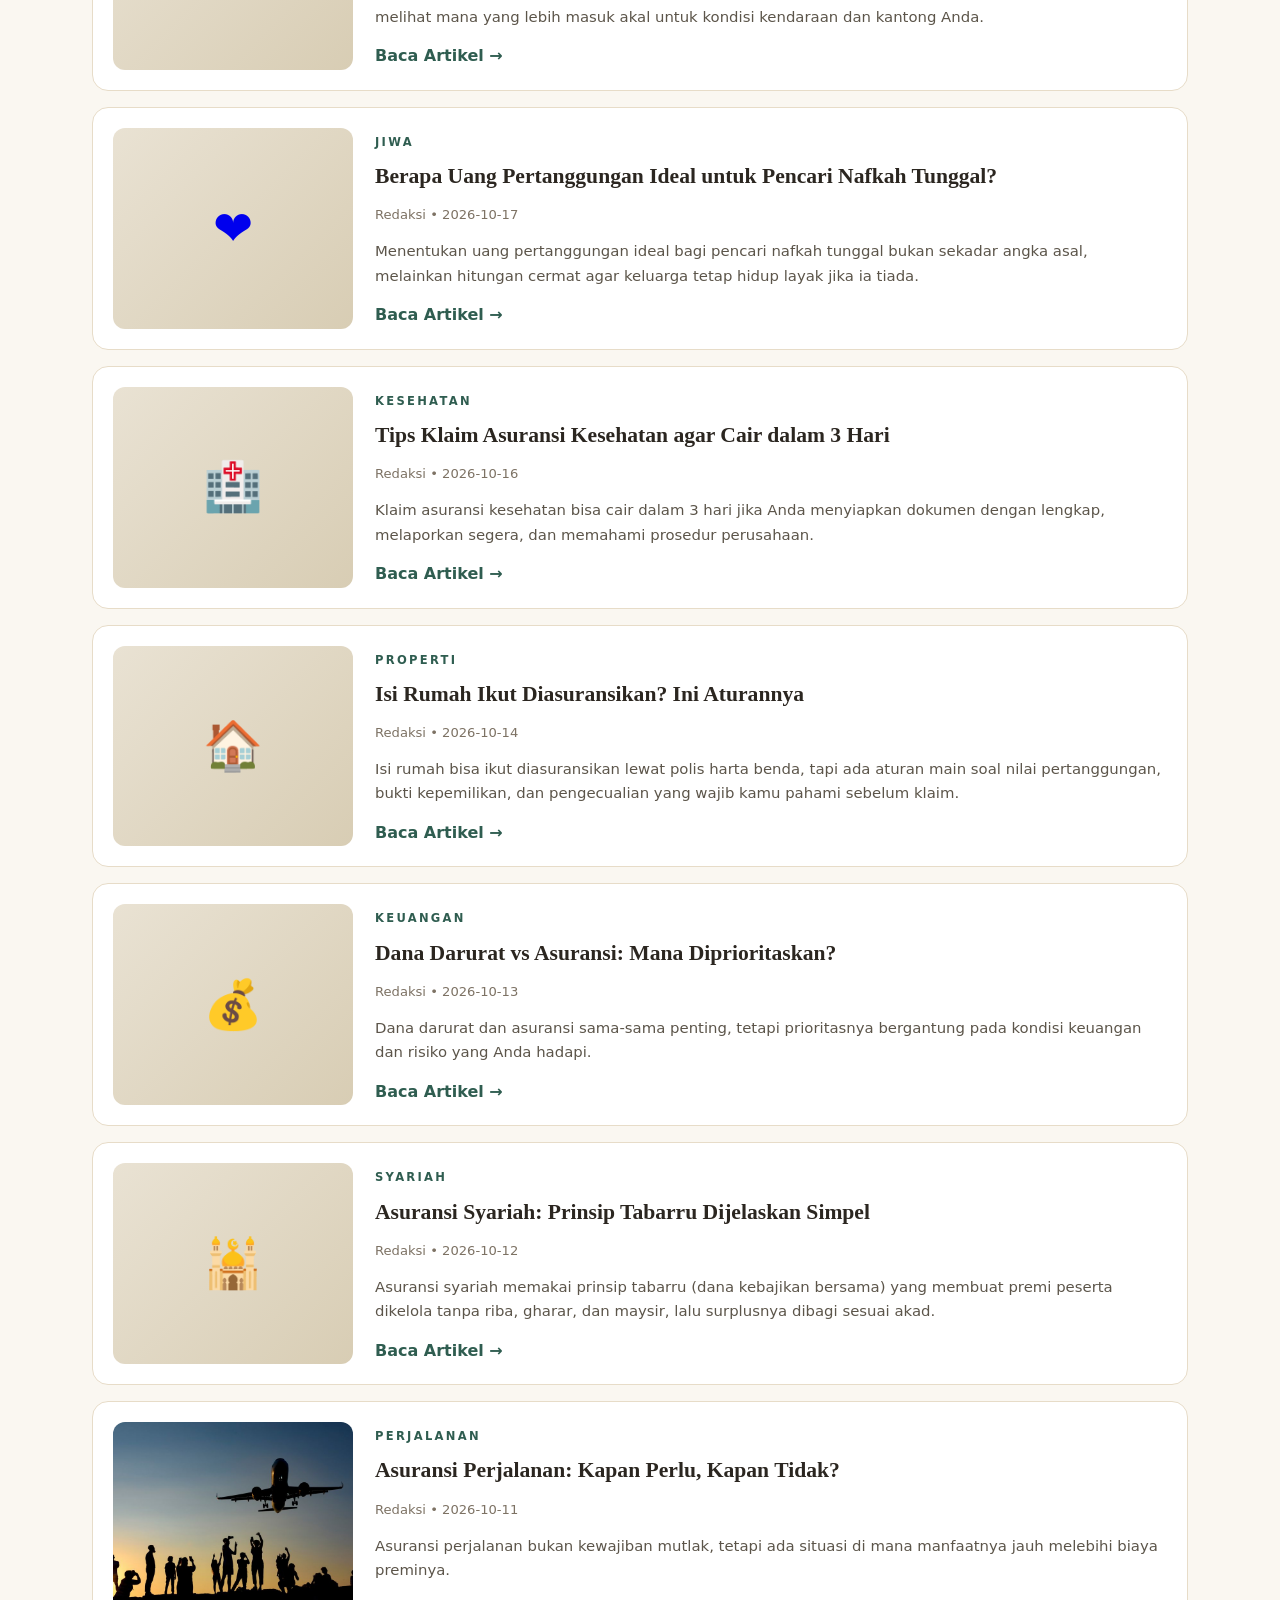
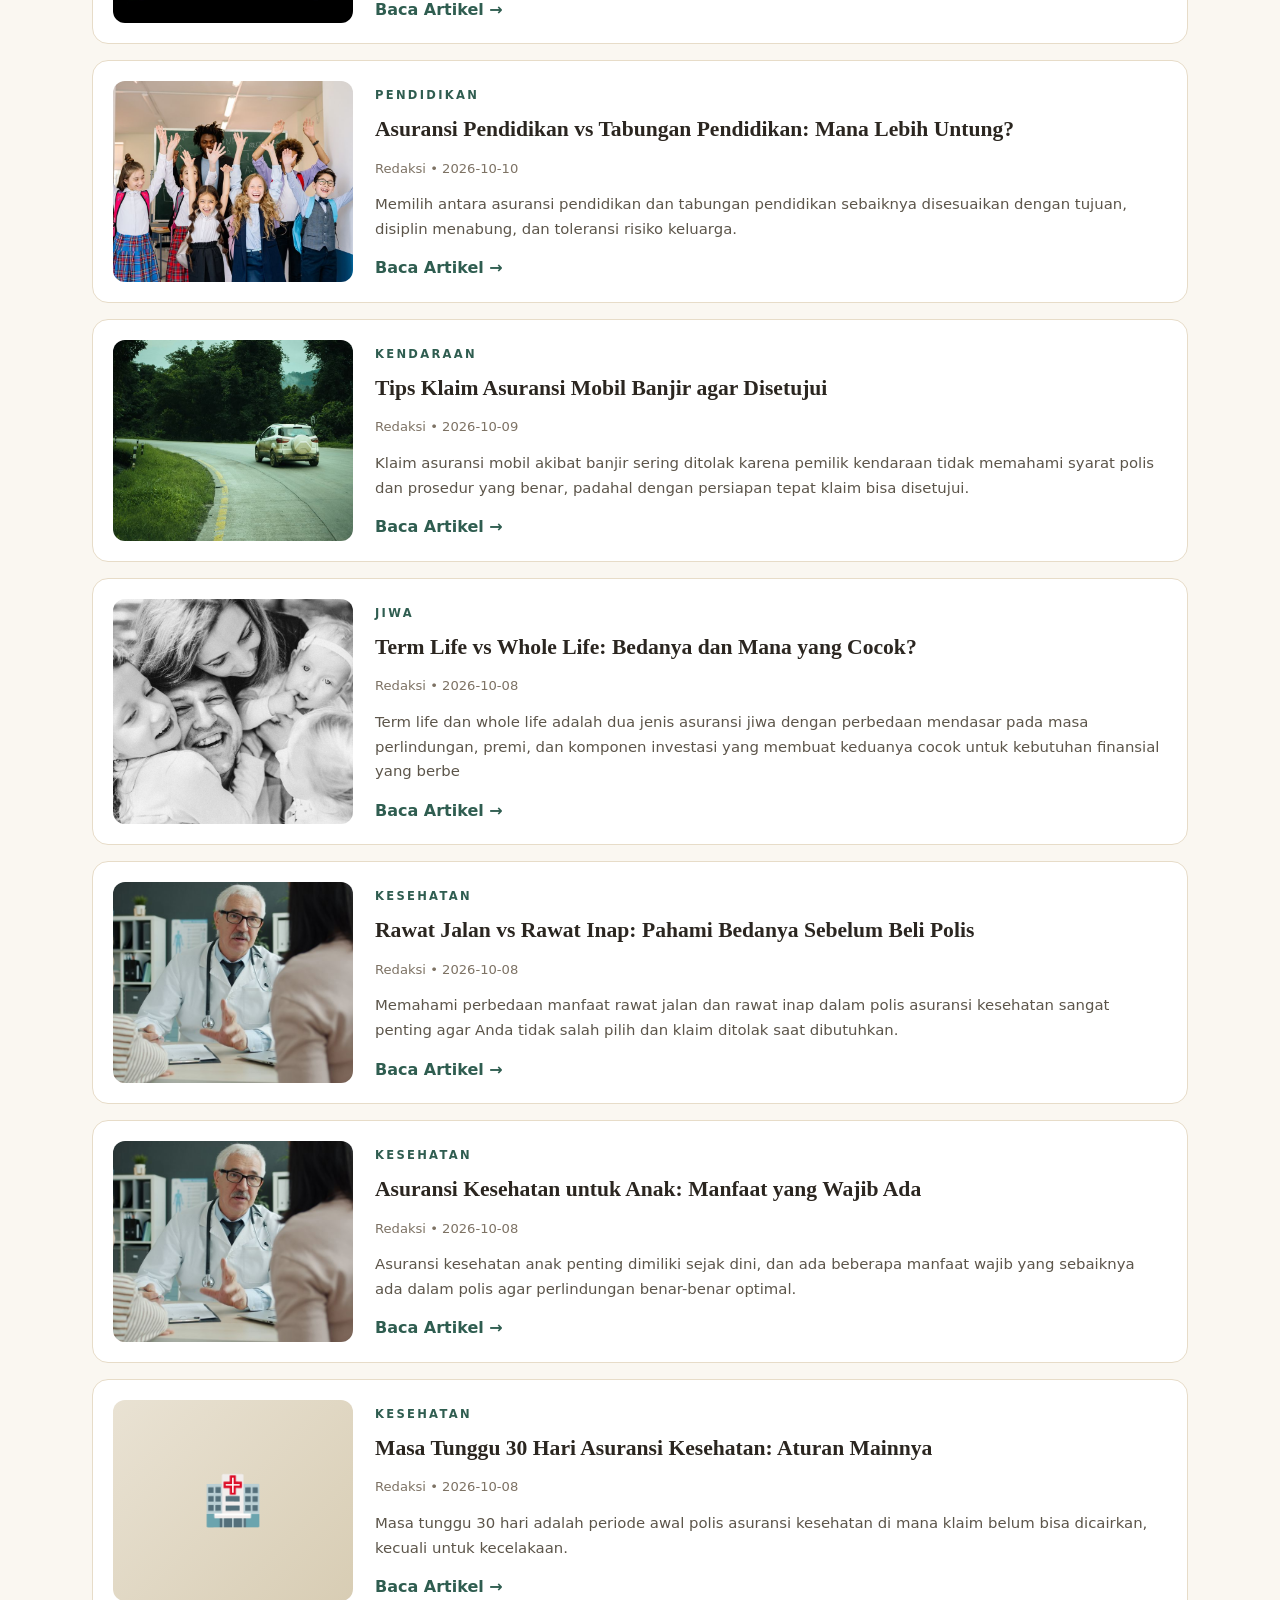
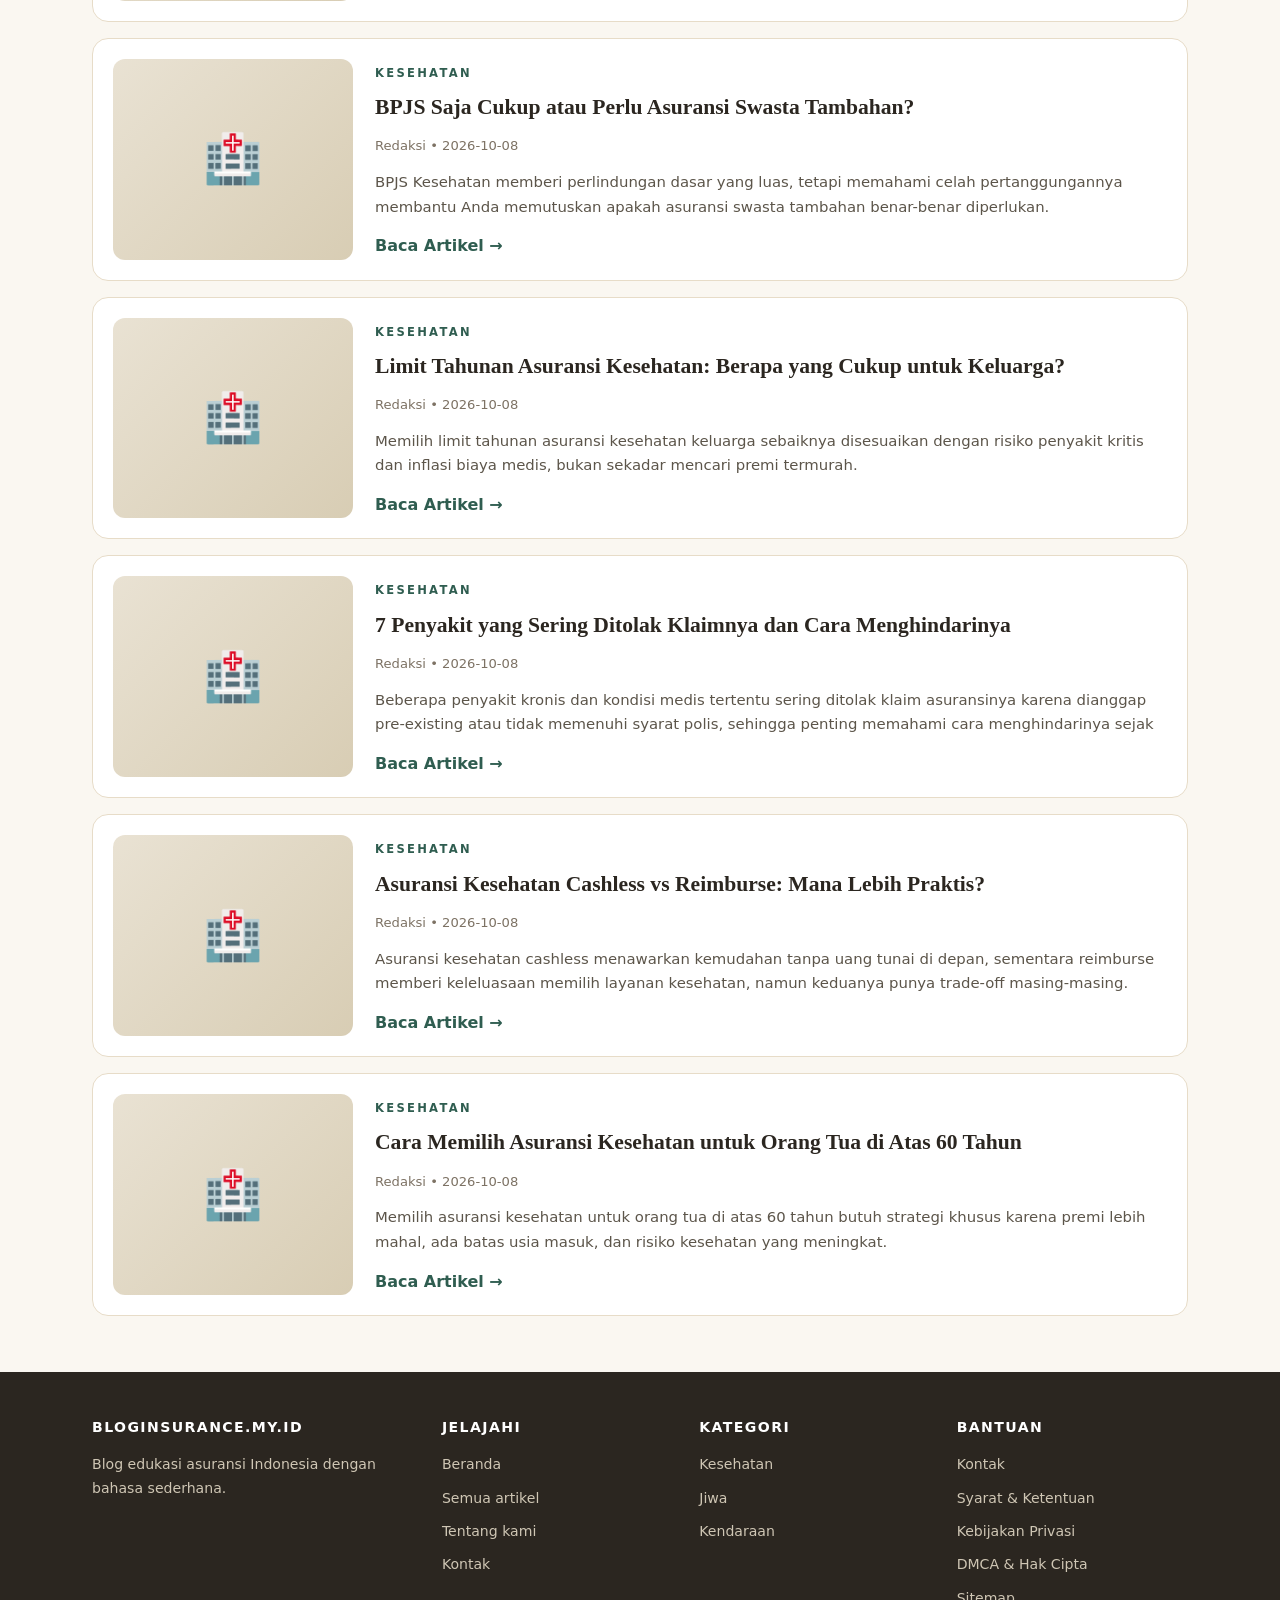
<file: blog/index.html>
<!doctype html>
<html lang="id">
<head>
<meta charset="utf-8" /><meta name="viewport" content="width=device-width, initial-scale=1" />
<title>Arsip Artikel — BlogInsurance.my.id</title>
<link rel="stylesheet" href="/styles.css" />
</head>
<body>
<div class="ed-top"><div class="ed-wrap"><span>Panduan asuransi yang jujur &amp; praktis</span><span><a href="/tentang.html">Tentang</a><a href="/kontak.html">Kontak</a><a href="/admin/">Login Penulis</a></span></div></div>
<header class="ed-mast"><div class="ed-wrap">
  <div><a class="ed-logo" href="/">🛡️ Blog<em>Insurance</em><small>.my.id</small></a><p class="ed-tag">PANDUAN ASURANSI KELUARGA</p></div>
  <form class="ed-search" action="/blog/" method="get"><input type="search" name="s" placeholder="Cari artikel..." /><button type="submit">Cari</button></form>
</div></header>
<nav class="ed-nav"><input type="checkbox" id="navtoggle" class="navcheck" /><div class="ed-wrap"><label class="burger2" for="navtoggle">☰ Menu</label><a href="/">Beranda</a><a href="/blog/" class="on">Artikel</a><a href="/blog/?cat=Kesehatan">Kesehatan</a><a href="/blog/?cat=Jiwa">Jiwa</a><a href="/blog/?cat=Kendaraan">Kendaraan</a><a href="/tentang.html">Tentang</a><a href="/kontak.html">Kontak</a></div></nav>

<div class="ed-wrap ed-sec">
  <div class="ed-sec-head"><p class="eyebrow">Arsip redaksi</p><h1 id="archive-title" style="font-family:Georgia,serif;font-size:2rem;margin:8px 0">Semua Artikel</h1><p id="archive-count"></p></div>
  <div id="list"></div>
</div>

<footer class="foot-ed"><div class="ed-wrap">
  <div><h4>BlogInsurance.my.id</h4><p>Blog edukasi asuransi Indonesia dengan bahasa sederhana.</p></div>
  <div><h4>Jelajahi</h4><ul><li><a href="/">Beranda</a></li><li><a href="/blog/">Semua artikel</a></li><li><a href="/tentang.html">Tentang kami</a></li><li><a href="/kontak.html">Kontak</a></li></ul></div>
  <div><h4>Kategori</h4><ul><li><a href="/blog/?cat=Kesehatan">Kesehatan</a></li><li><a href="/blog/?cat=Jiwa">Jiwa</a></li><li><a href="/blog/?cat=Kendaraan">Kendaraan</a></li></ul></div>
  <div><h4>Bantuan</h4><ul><li><a href="/kontak.html">Kontak</a></li><li><a href="/tos.html">Syarat &amp; Ketentuan</a></li><li><a href="/privasi.html">Kebijakan Privasi</a></li><li><a href="/dmca.html">DMCA &amp; Hak Cipta</a></li><li><a href="/sitemap.xml">Sitemap</a></li><li><a href="/admin/">Login penulis</a></li></ul></div>
</div></footer>
<div class="bottom-ed"><div class="ed-wrap"><span>© 2026 BlogInsurance.my.id</span><span><a href="/tos.html">Syarat</a><a href="/privasi.html">Privasi</a><a href="/admin/">Admin</a></span></div></div>
<script>
(function(){
  const q = new URLSearchParams(location.search);
  const s = (q.get('s')||'').toLowerCase(), cat = q.get('cat')||'';
  const linkOf = p => p.file || ('/blog/post.html?p='+p.slug);
  const EMOJI = {Kesehatan:'🏥',Jiwa:'❤️',Kendaraan:'🚗',Pendidikan:'🎓',Perjalanan:'✈️',Syariah:'🕌',Keuangan:'💰',Properti:'🏠',Umum:'🛡️'};
  const bg = p => p.image ? ` style="background-image:url('${p.image}');background-size:cover;background-position:center"` : ` style="background:linear-gradient(135deg,#e9e2d3,#d8cdb4)"`;
  const em = p => p.image ? '' : (EMOJI[p.category]||'🛡️');
  if(s) document.getElementById('archive-title').textContent = 'Pencarian: ' + q.get('s');
  if(cat) document.getElementById('archive-title').textContent = 'Kategori: ' + cat;
  fetch('/content/index.json').then(r=>r.json()).then(dyn=>{
    let posts = Array.isArray(dyn)?dyn:[];
    if(cat) posts = posts.filter(p=>(p.category||'').toLowerCase()===cat.toLowerCase());
    if(s) posts = posts.filter(p=>((p.title||'')+' '+(p.excerpt||'')).toLowerCase().includes(s));
    document.getElementById('archive-count').textContent = posts.length + ' artikel';
    document.getElementById('list').innerHTML = posts.length ? posts.map(p=>
      `<article class="ed-row"><a class="pic" href="${linkOf(p)}"${bg(p)}>${em(p)}</a><div><span class="ed-cat">${p.category}</span><h3><a href="${linkOf(p)}">${p.title}</a></h3><p class="by">Redaksi • ${p.date||''}</p><p class="excerpt">${p.excerpt||''}</p><a class="read-ed" href="${linkOf(p)}">Baca Artikel →</a></div></article>`
    ).join('') : '<div class="ed-row"><div><p>Tidak ada artikel yang cocok. <a href="/blog/">Lihat semua</a></p></div></div>';
  }).catch(()=>{ document.getElementById('list').innerHTML='<div class="ed-row"><div><p><a href="/blog/">Lihat semua artikel →</a></p></div></div>'; });
})();
</script>
</body>
</html>
</file>
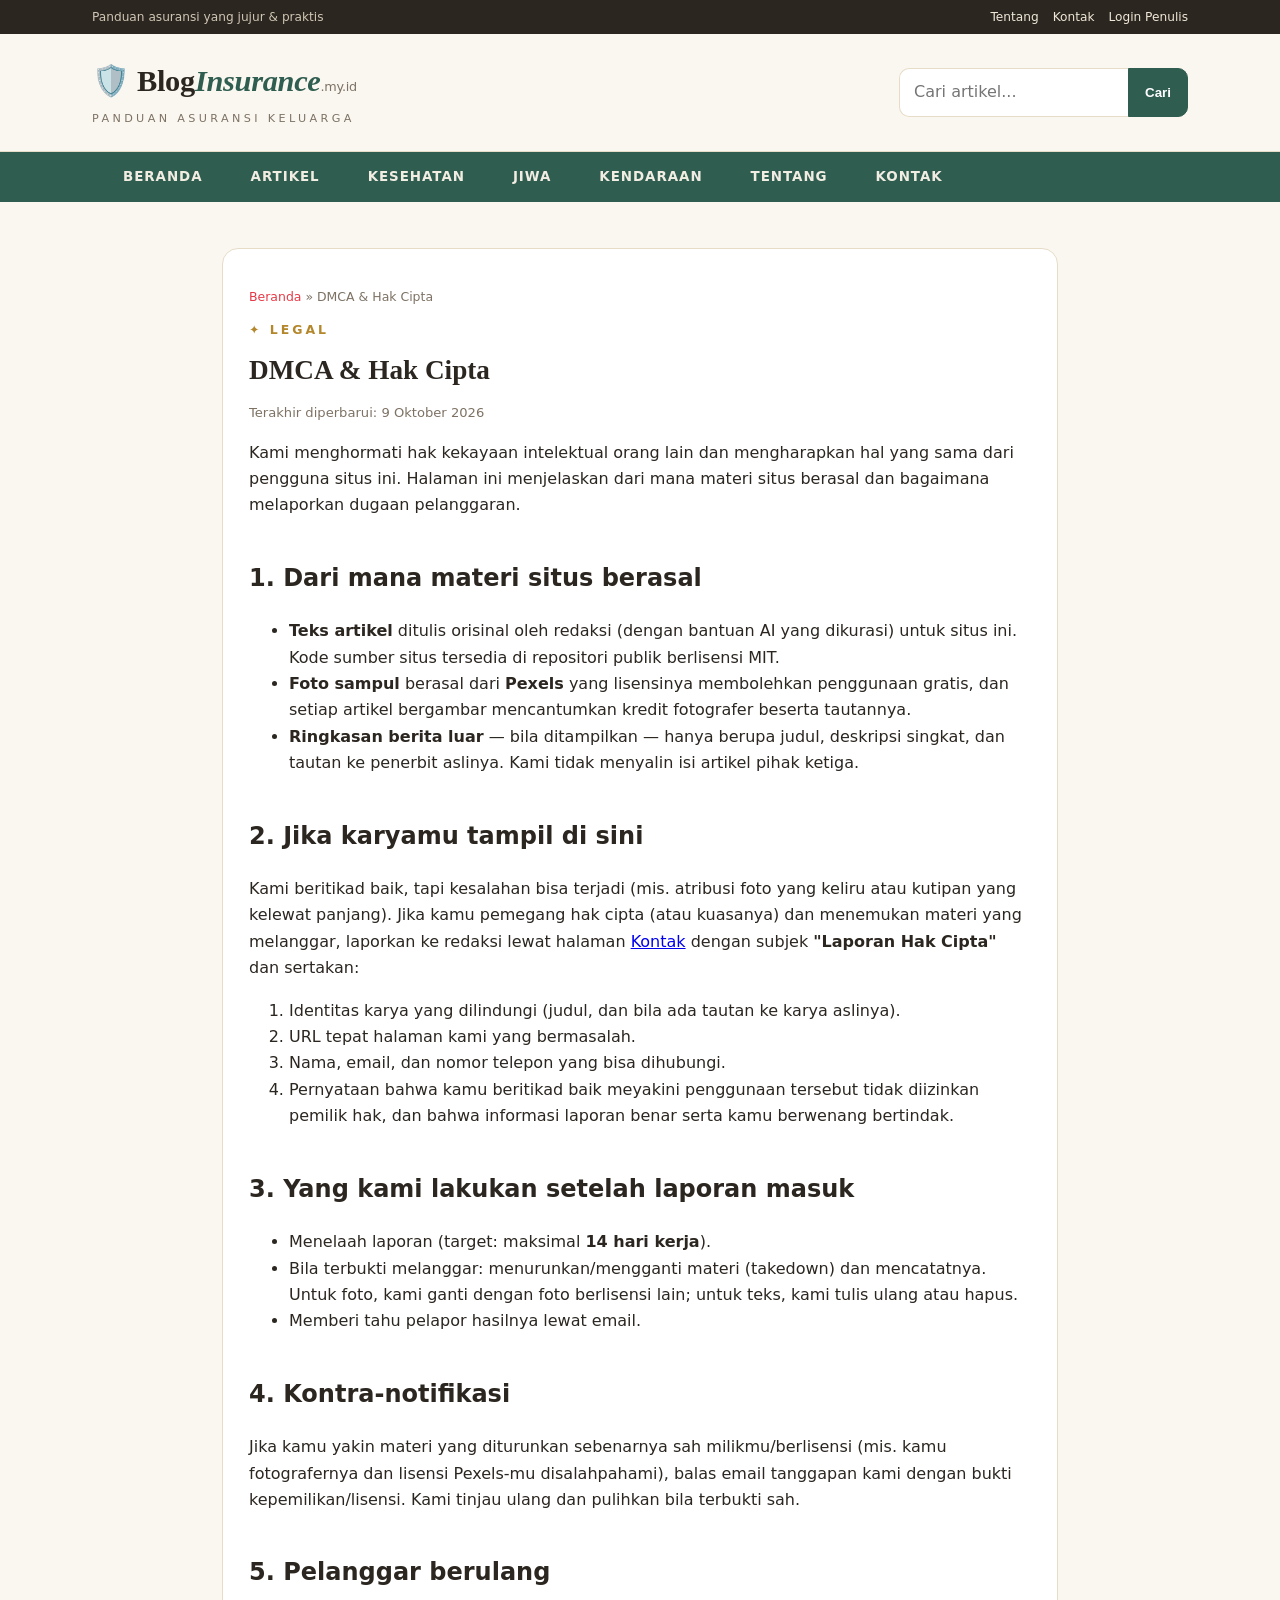
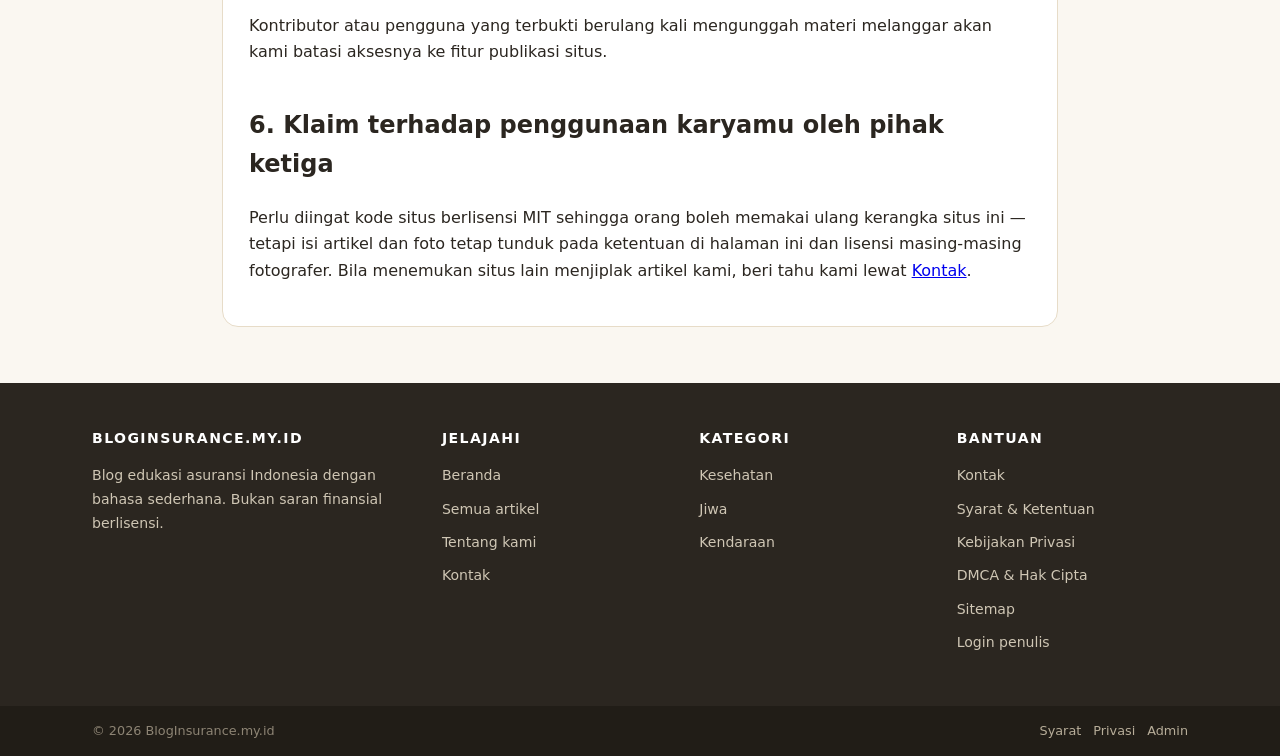
<file: dmca.html>
<!doctype html>
<html lang="id"><head><meta charset="utf-8" /><meta name="viewport" content="width=device-width, initial-scale=1" />
<title>DMCA &amp; Hak Cipta — BlogInsurance.my.id</title>
<meta name="description" content="Kebijakan hak cipta dan prosedur pelaporan DMCA BlogInsurance.my.id." />
<link rel="stylesheet" href="/styles.css" /></head>
<body>
<div class="ed-top"><div class="ed-wrap"><span>Panduan asuransi yang jujur &amp; praktis</span><span><a href="/tentang.html">Tentang</a><a href="/kontak.html">Kontak</a><a href="/admin/">Login Penulis</a></span></div></div>
<header class="ed-mast"><div class="ed-wrap">
  <div><a class="ed-logo" href="/">🛡️ Blog<em>Insurance</em><small>.my.id</small></a><p class="ed-tag">PANDUAN ASURANSI KELUARGA</p></div>
  <form class="ed-search" action="/blog/" method="get"><input type="search" name="s" placeholder="Cari artikel..." /><button type="submit">Cari</button></form>
</div></header>
<nav class="ed-nav"><input type="checkbox" id="navtoggle" class="navcheck" /><div class="ed-wrap"><label class="burger2" for="navtoggle">☰ Menu</label><a href="/">Beranda</a><a href="/blog/">Artikel</a><a href="/blog/?cat=Kesehatan">Kesehatan</a><a href="/blog/?cat=Jiwa">Jiwa</a><a href="/blog/?cat=Kendaraan">Kendaraan</a><a href="/tentang.html">Tentang</a><a href="/kontak.html">Kontak</a></div></nav>

<div class="ed-wrap ed-sec" style="max-width:880px">
<article class="single"><div class="pad">
<p class="crumbs"><a href="/">Beranda</a> » DMCA &amp; Hak Cipta</p>
<p class="eyebrow">✦ Legal</p>
<h1>DMCA &amp; Hak Cipta</h1>
<p class="by">Terakhir diperbarui: 9 Oktober 2026</p>
<p>Kami menghormati hak kekayaan intelektual orang lain dan mengharapkan hal yang sama dari pengguna situs ini. Halaman ini menjelaskan dari mana materi situs berasal dan bagaimana melaporkan dugaan pelanggaran.</p>

<h2>1. Dari mana materi situs berasal</h2>
<ul>
<li><strong>Teks artikel</strong> ditulis orisinal oleh redaksi (dengan bantuan AI yang dikurasi) untuk situs ini. Kode sumber situs tersedia di repositori publik berlisensi MIT.</li>
<li><strong>Foto sampul</strong> berasal dari <strong>Pexels</strong> yang lisensinya membolehkan penggunaan gratis, dan setiap artikel bergambar mencantumkan kredit fotografer beserta tautannya.</li>
<li><strong>Ringkasan berita luar</strong> — bila ditampilkan — hanya berupa judul, deskripsi singkat, dan tautan ke penerbit aslinya. Kami tidak menyalin isi artikel pihak ketiga.</li>
</ul>

<h2>2. Jika karyamu tampil di sini</h2>
<p>Kami beritikad baik, tapi kesalahan bisa terjadi (mis. atribusi foto yang keliru atau kutipan yang kelewat panjang). Jika kamu pemegang hak cipta (atau kuasanya) dan menemukan materi yang melanggar, laporkan ke redaksi lewat halaman <a href="/kontak.html">Kontak</a> dengan subjek <strong>"Laporan Hak Cipta"</strong> dan sertakan:</p>
<ol>
<li>Identitas karya yang dilindungi (judul, dan bila ada tautan ke karya aslinya).</li>
<li>URL tepat halaman kami yang bermasalah.</li>
<li>Nama, email, dan nomor telepon yang bisa dihubungi.</li>
<li>Pernyataan bahwa kamu beritikad baik meyakini penggunaan tersebut tidak diizinkan pemilik hak, dan bahwa informasi laporan benar serta kamu berwenang bertindak.</li>
</ol>

<h2>3. Yang kami lakukan setelah laporan masuk</h2>
<ul>
<li>Menelaah laporan (target: maksimal <strong>14 hari kerja</strong>).</li>
<li>Bila terbukti melanggar: menurunkan/mengganti materi (takedown) dan mencatatnya. Untuk foto, kami ganti dengan foto berlisensi lain; untuk teks, kami tulis ulang atau hapus.</li>
<li>Memberi tahu pelapor hasilnya lewat email.</li>
</ul>

<h2>4. Kontra-notifikasi</h2>
<p>Jika kamu yakin materi yang diturunkan sebenarnya sah milikmu/berlisensi (mis. kamu fotografernya dan lisensi Pexels-mu disalahpahami), balas email tanggapan kami dengan bukti kepemilikan/lisensi. Kami tinjau ulang dan pulihkan bila terbukti sah.</p>

<h2>5. Pelanggar berulang</h2>
<p>Kontributor atau pengguna yang terbukti berulang kali mengunggah materi melanggar akan kami batasi aksesnya ke fitur publikasi situs.</p>

<h2>6. Klaim terhadap penggunaan karyamu oleh pihak ketiga</h2>
<p>Perlu diingat kode situs berlisensi MIT sehingga orang boleh memakai ulang kerangka situs ini — tetapi isi artikel dan foto tetap tunduk pada ketentuan di halaman ini dan lisensi masing-masing fotografer. Bila menemukan situs lain menjiplak artikel kami, beri tahu kami lewat <a href="/kontak.html">Kontak</a>.</p>
</div></article>
</div>

<footer class="foot-ed"><div class="ed-wrap">
  <div><h4>BlogInsurance.my.id</h4><p>Blog edukasi asuransi Indonesia dengan bahasa sederhana. Bukan saran finansial berlisensi.</p></div>
  <div><h4>Jelajahi</h4><ul><li><a href="/">Beranda</a></li><li><a href="/blog/">Semua artikel</a></li><li><a href="/tentang.html">Tentang kami</a></li><li><a href="/kontak.html">Kontak</a></li></ul></div>
  <div><h4>Kategori</h4><ul><li><a href="/blog/?cat=Kesehatan">Kesehatan</a></li><li><a href="/blog/?cat=Jiwa">Jiwa</a></li><li><a href="/blog/?cat=Kendaraan">Kendaraan</a></li></ul></div>
  <div><h4>Bantuan</h4><ul><li><a href="/kontak.html">Kontak</a></li><li><a href="/tos.html">Syarat &amp; Ketentuan</a></li><li><a href="/privasi.html">Kebijakan Privasi</a></li><li><a href="/dmca.html">DMCA &amp; Hak Cipta</a></li><li><a href="/sitemap.xml">Sitemap</a></li><li><a href="/admin/">Login penulis</a></li></ul></div>
</div></footer>
<div class="bottom-ed"><div class="ed-wrap"><span>© 2026 BlogInsurance.my.id</span><span><a href="/tos.html">Syarat</a><a href="/privasi.html">Privasi</a><a href="/admin/">Admin</a></span></div></div>
</body></html>
</file>
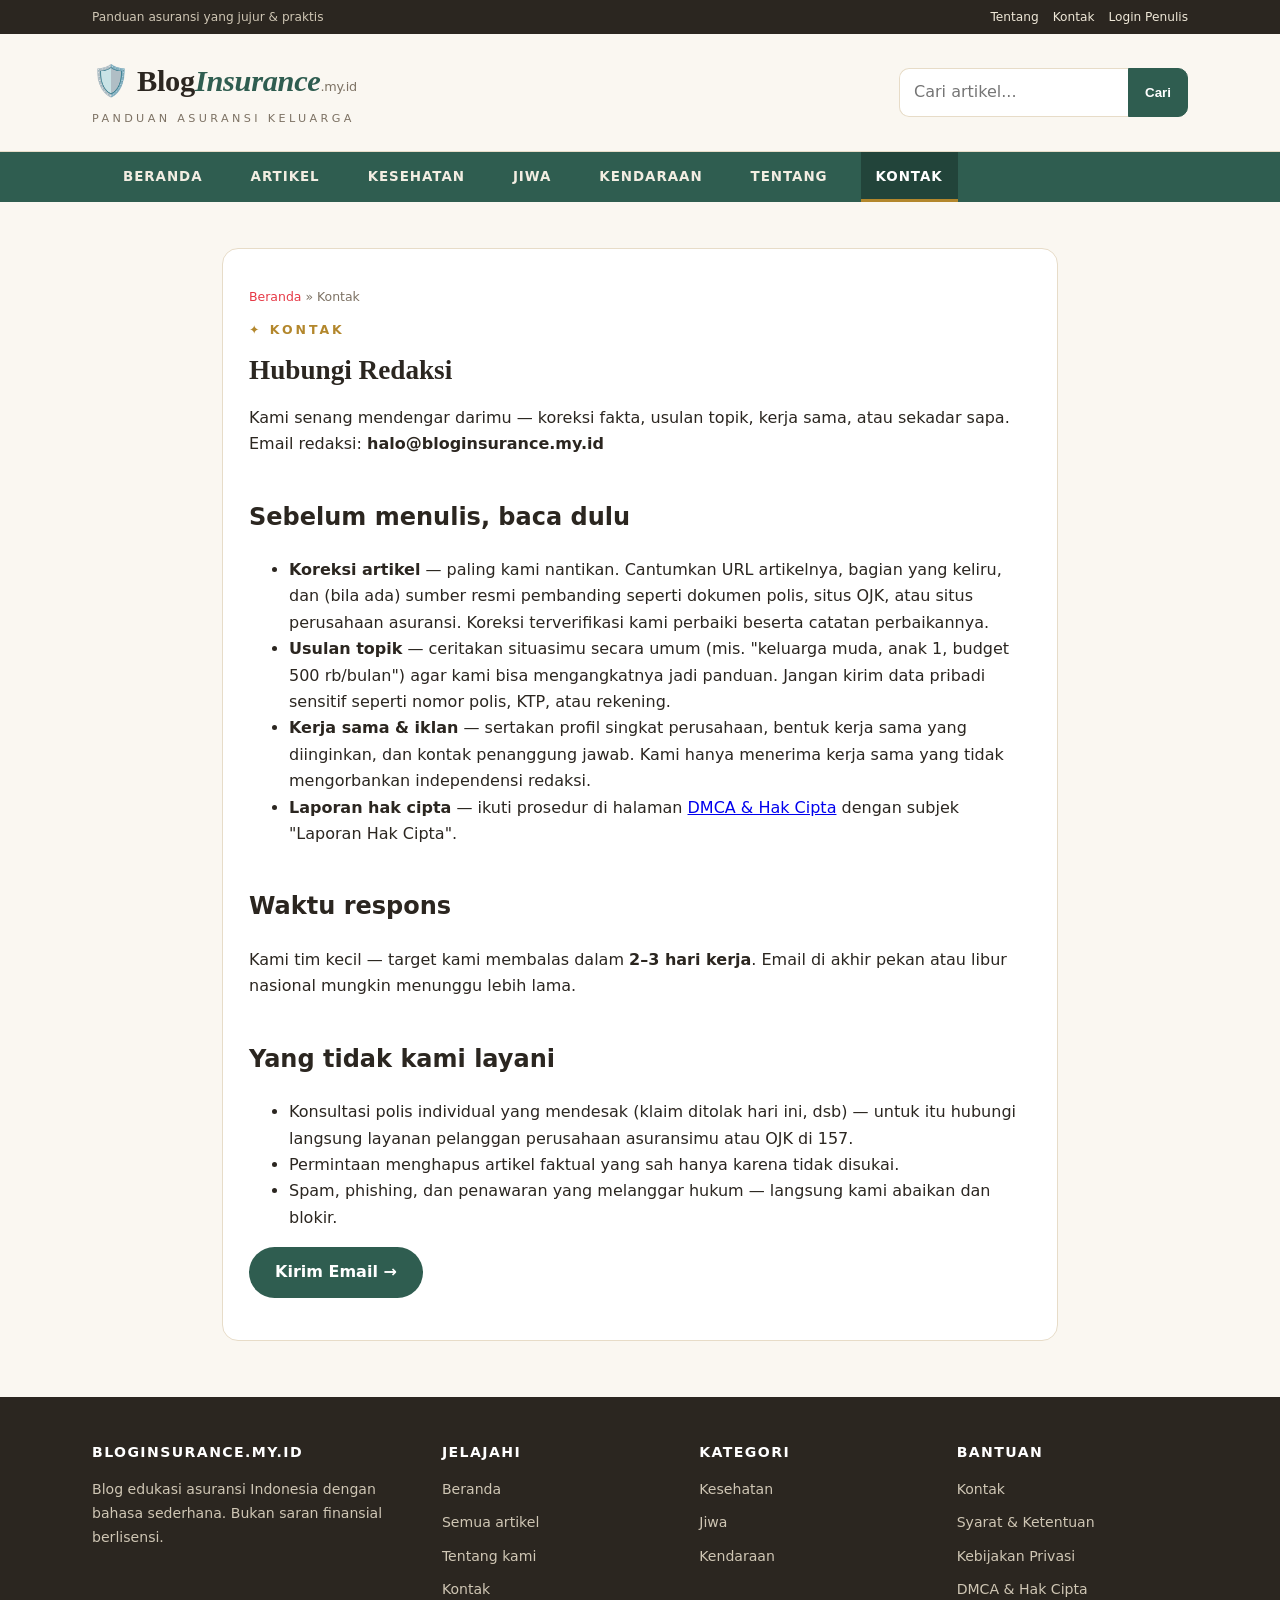
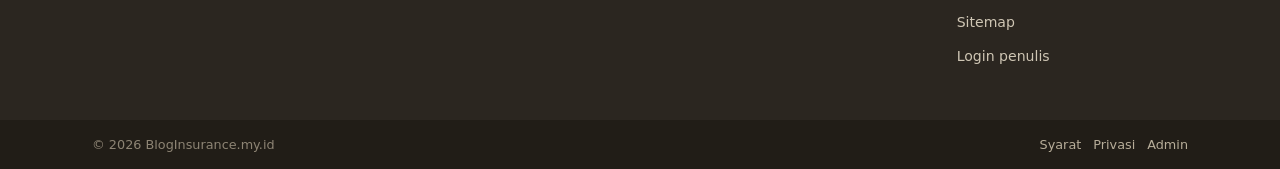
<file: kontak.html>
<!doctype html>
<html lang="id"><head><meta charset="utf-8" /><meta name="viewport" content="width=device-width, initial-scale=1" />
<title>Kontak — BlogInsurance.my.id</title>
<meta name="description" content="Hubungi redaksi BlogInsurance.my.id: koreksi artikel, kerja sama, dan sapa." />
<link rel="stylesheet" href="/styles.css" /></head>
<body>
<div class="ed-top"><div class="ed-wrap"><span>Panduan asuransi yang jujur &amp; praktis</span><span><a href="/tentang.html">Tentang</a><a href="/kontak.html">Kontak</a><a href="/admin/">Login Penulis</a></span></div></div>
<header class="ed-mast"><div class="ed-wrap">
  <div><a class="ed-logo" href="/">🛡️ Blog<em>Insurance</em><small>.my.id</small></a><p class="ed-tag">PANDUAN ASURANSI KELUARGA</p></div>
  <form class="ed-search" action="/blog/" method="get"><input type="search" name="s" placeholder="Cari artikel..." /><button type="submit">Cari</button></form>
</div></header>
<nav class="ed-nav"><input type="checkbox" id="navtoggle" class="navcheck" /><div class="ed-wrap"><label class="burger2" for="navtoggle">☰ Menu</label><a href="/">Beranda</a><a href="/blog/">Artikel</a><a href="/blog/?cat=Kesehatan">Kesehatan</a><a href="/blog/?cat=Jiwa">Jiwa</a><a href="/blog/?cat=Kendaraan">Kendaraan</a><a href="/tentang.html">Tentang</a><a href="/kontak.html" class="on">Kontak</a></div></nav>

<div class="ed-wrap ed-sec" style="max-width:880px">
<article class="single"><div class="pad">
<p class="crumbs"><a href="/">Beranda</a> » Kontak</p>
<p class="eyebrow">✦ Kontak</p>
<h1>Hubungi Redaksi</h1>
<p>Kami senang mendengar darimu — koreksi fakta, usulan topik, kerja sama, atau sekadar sapa. Email redaksi: <strong>halo@bloginsurance.my.id</strong></p>

<h2>Sebelum menulis, baca dulu</h2>
<ul>
<li><strong>Koreksi artikel</strong> — paling kami nantikan. Cantumkan URL artikelnya, bagian yang keliru, dan (bila ada) sumber resmi pembanding seperti dokumen polis, situs OJK, atau situs perusahaan asuransi. Koreksi terverifikasi kami perbaiki beserta catatan perbaikannya.</li>
<li><strong>Usulan topik</strong> — ceritakan situasimu secara umum (mis. "keluarga muda, anak 1, budget 500 rb/bulan") agar kami bisa mengangkatnya jadi panduan. Jangan kirim data pribadi sensitif seperti nomor polis, KTP, atau rekening.</li>
<li><strong>Kerja sama &amp; iklan</strong> — sertakan profil singkat perusahaan, bentuk kerja sama yang diinginkan, dan kontak penanggung jawab. Kami hanya menerima kerja sama yang tidak mengorbankan independensi redaksi.</li>
<li><strong>Laporan hak cipta</strong> — ikuti prosedur di halaman <a href="/dmca.html">DMCA &amp; Hak Cipta</a> dengan subjek "Laporan Hak Cipta".</li>
</ul>

<h2>Waktu respons</h2>
<p>Kami tim kecil — target kami membalas dalam <strong>2–3 hari kerja</strong>. Email di akhir pekan atau libur nasional mungkin menunggu lebih lama.</p>

<h2>Yang tidak kami layani</h2>
<ul>
<li>Konsultasi polis individual yang mendesak (klaim ditolak hari ini, dsb) — untuk itu hubungi langsung layanan pelanggan perusahaan asuransimu atau OJK di 157.</li>
<li>Permintaan menghapus artikel faktual yang sah hanya karena tidak disukai.</li>
<li>Spam, phishing, dan penawaran yang melanggar hukum — langsung kami abaikan dan blokir.</li>
</ul>

<p><a class="btn-solid" href="mailto:halo@bloginsurance.my.id">Kirim Email →</a></p>
</div></article>
</div>

<footer class="foot-ed"><div class="ed-wrap">
  <div><h4>BlogInsurance.my.id</h4><p>Blog edukasi asuransi Indonesia dengan bahasa sederhana. Bukan saran finansial berlisensi.</p></div>
  <div><h4>Jelajahi</h4><ul><li><a href="/">Beranda</a></li><li><a href="/blog/">Semua artikel</a></li><li><a href="/tentang.html">Tentang kami</a></li><li><a href="/kontak.html">Kontak</a></li></ul></div>
  <div><h4>Kategori</h4><ul><li><a href="/blog/?cat=Kesehatan">Kesehatan</a></li><li><a href="/blog/?cat=Jiwa">Jiwa</a></li><li><a href="/blog/?cat=Kendaraan">Kendaraan</a></li></ul></div>
  <div><h4>Bantuan</h4><ul><li><a href="/kontak.html">Kontak</a></li><li><a href="/tos.html">Syarat &amp; Ketentuan</a></li><li><a href="/privasi.html">Kebijakan Privasi</a></li><li><a href="/dmca.html">DMCA &amp; Hak Cipta</a></li><li><a href="/sitemap.xml">Sitemap</a></li><li><a href="/admin/">Login penulis</a></li></ul></div>
</div></footer>
<div class="bottom-ed"><div class="ed-wrap"><span>© 2026 BlogInsurance.my.id</span><span><a href="/tos.html">Syarat</a><a href="/privasi.html">Privasi</a><a href="/admin/">Admin</a></span></div></div>
</body></html>
</file>
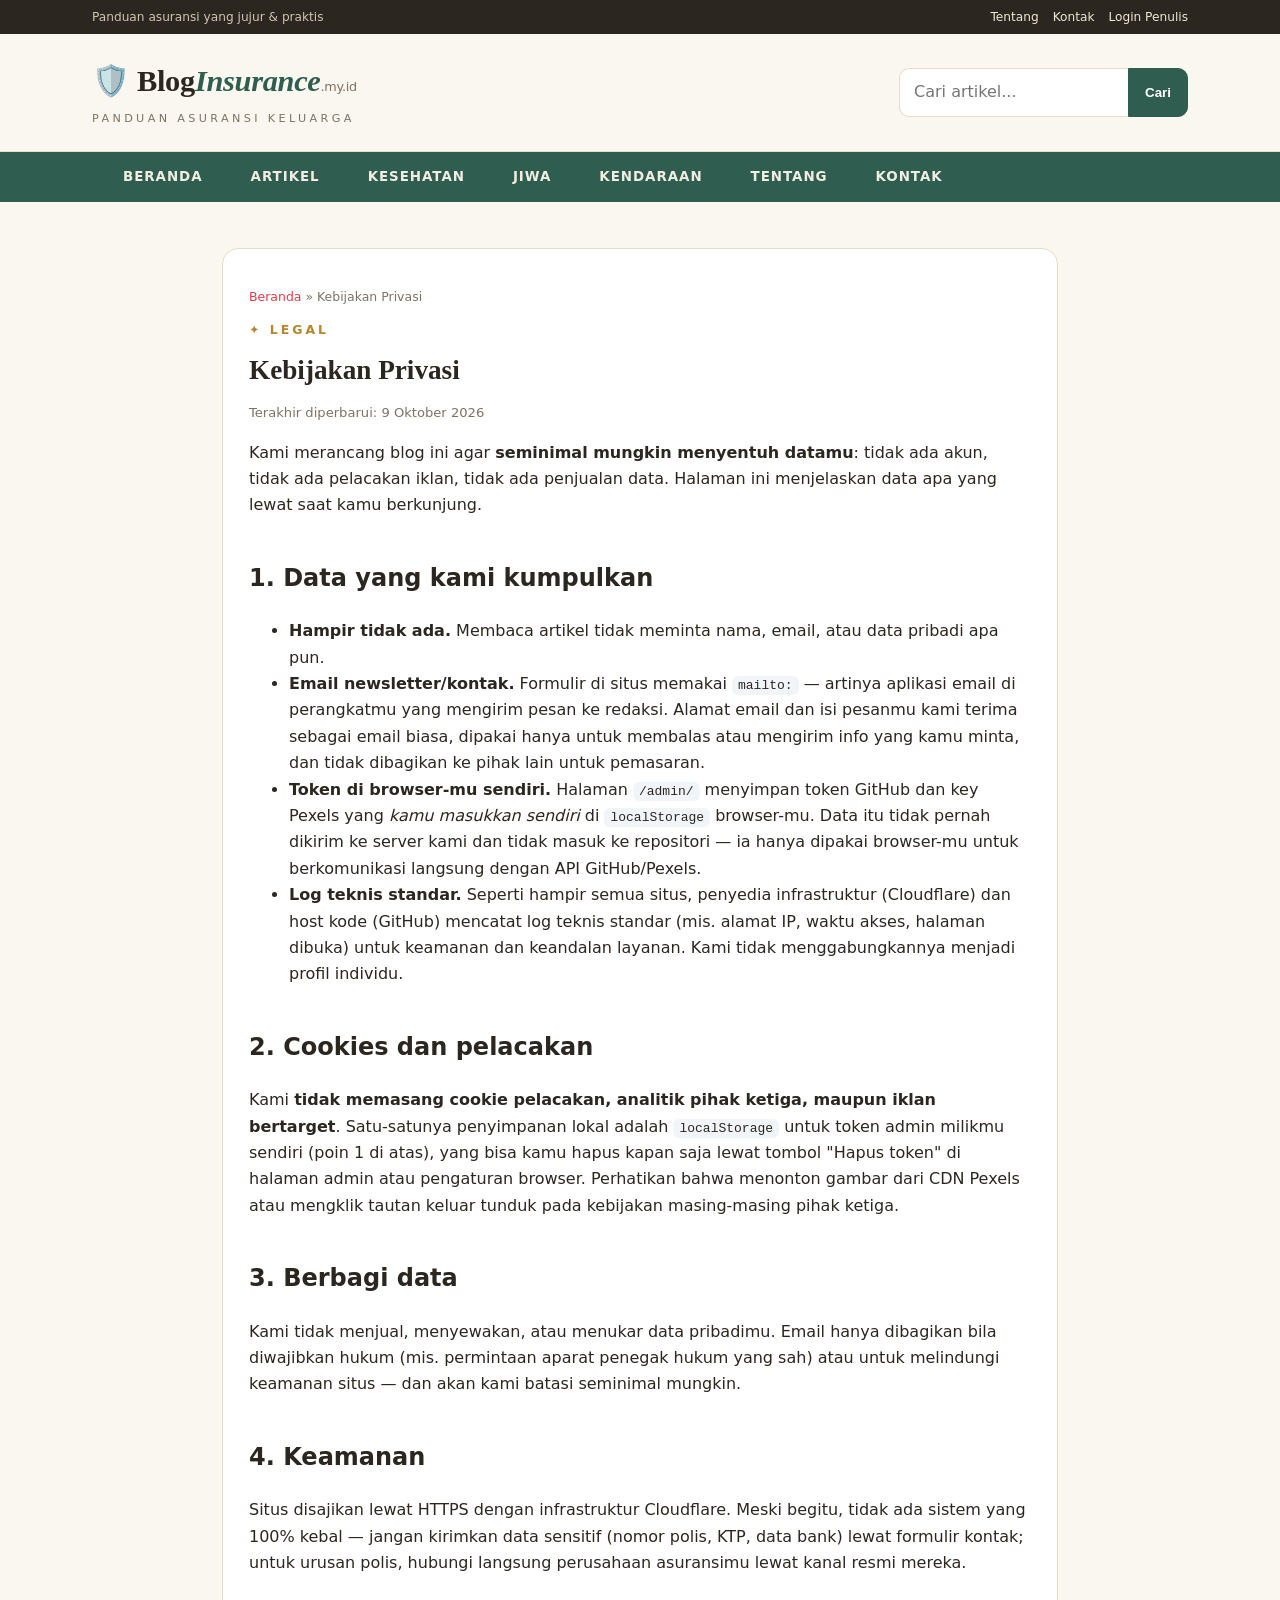
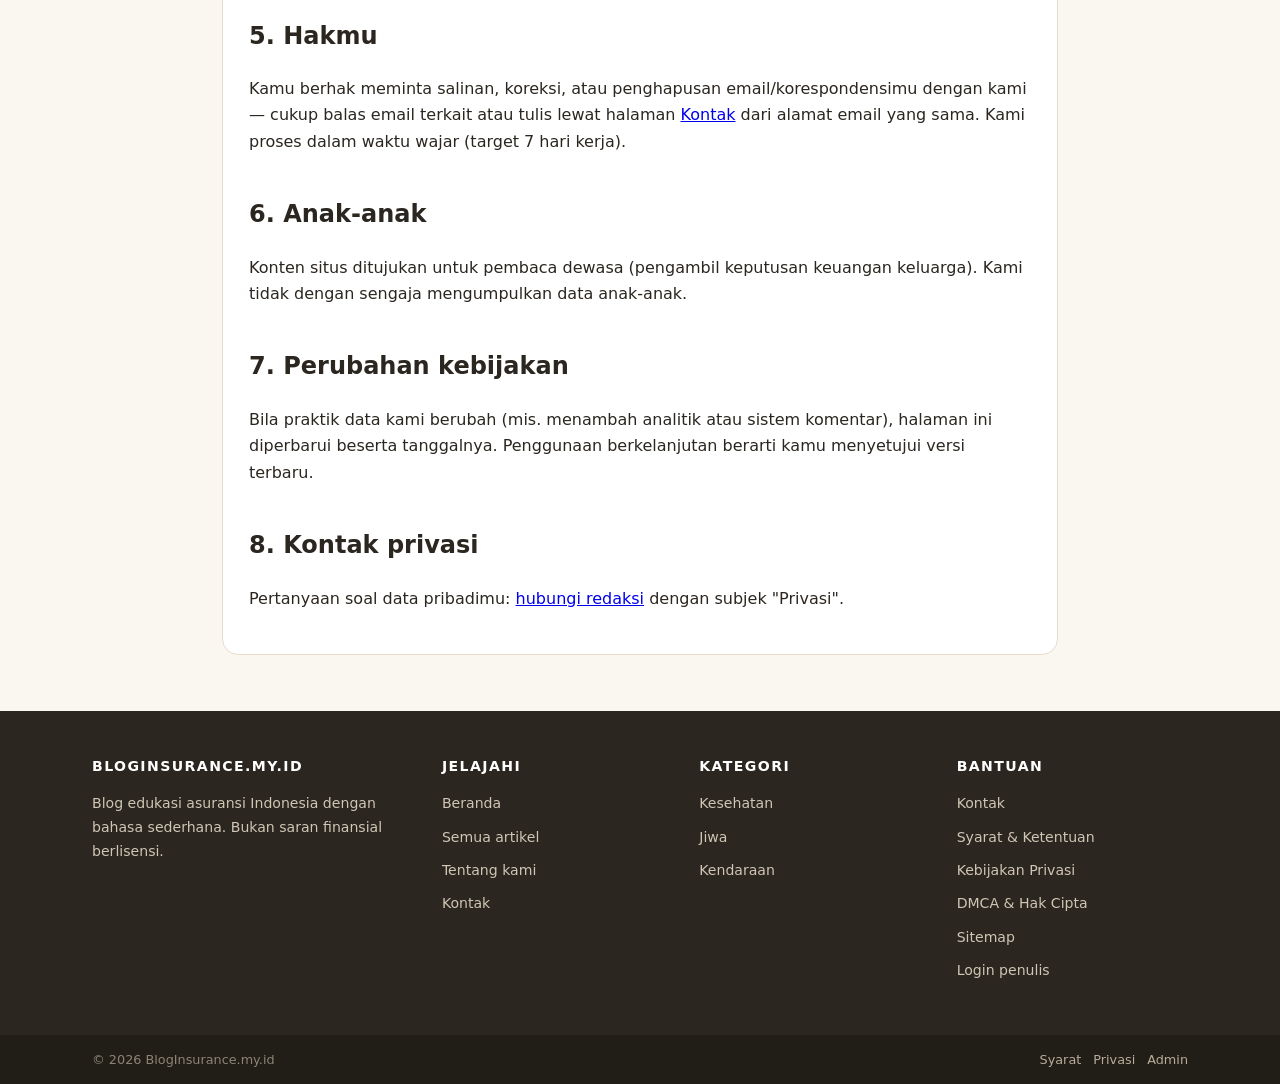
<file: privasi.html>
<!doctype html>
<html lang="id"><head><meta charset="utf-8" /><meta name="viewport" content="width=device-width, initial-scale=1" />
<title>Kebijakan Privasi — BlogInsurance.my.id</title>
<meta name="description" content="Kebijakan privasi BlogInsurance.my.id: data apa yang dikumpulkan dan bagaimana dipakai." />
<link rel="stylesheet" href="/styles.css" /></head>
<body>
<div class="ed-top"><div class="ed-wrap"><span>Panduan asuransi yang jujur &amp; praktis</span><span><a href="/tentang.html">Tentang</a><a href="/kontak.html">Kontak</a><a href="/admin/">Login Penulis</a></span></div></div>
<header class="ed-mast"><div class="ed-wrap">
  <div><a class="ed-logo" href="/">🛡️ Blog<em>Insurance</em><small>.my.id</small></a><p class="ed-tag">PANDUAN ASURANSI KELUARGA</p></div>
  <form class="ed-search" action="/blog/" method="get"><input type="search" name="s" placeholder="Cari artikel..." /><button type="submit">Cari</button></form>
</div></header>
<nav class="ed-nav"><input type="checkbox" id="navtoggle" class="navcheck" /><div class="ed-wrap"><label class="burger2" for="navtoggle">☰ Menu</label><a href="/">Beranda</a><a href="/blog/">Artikel</a><a href="/blog/?cat=Kesehatan">Kesehatan</a><a href="/blog/?cat=Jiwa">Jiwa</a><a href="/blog/?cat=Kendaraan">Kendaraan</a><a href="/tentang.html">Tentang</a><a href="/kontak.html">Kontak</a></div></nav>

<div class="ed-wrap ed-sec" style="max-width:880px">
<article class="single"><div class="pad">
<p class="crumbs"><a href="/">Beranda</a> » Kebijakan Privasi</p>
<p class="eyebrow">✦ Legal</p>
<h1>Kebijakan Privasi</h1>
<p class="by">Terakhir diperbarui: 9 Oktober 2026</p>
<p>Kami merancang blog ini agar <strong>seminimal mungkin menyentuh datamu</strong>: tidak ada akun, tidak ada pelacakan iklan, tidak ada penjualan data. Halaman ini menjelaskan data apa yang lewat saat kamu berkunjung.</p>

<h2>1. Data yang kami kumpulkan</h2>
<ul>
<li><strong>Hampir tidak ada.</strong> Membaca artikel tidak meminta nama, email, atau data pribadi apa pun.</li>
<li><strong>Email newsletter/kontak.</strong> Formulir di situs memakai <code>mailto:</code> — artinya aplikasi email di perangkatmu yang mengirim pesan ke redaksi. Alamat email dan isi pesanmu kami terima sebagai email biasa, dipakai hanya untuk membalas atau mengirim info yang kamu minta, dan tidak dibagikan ke pihak lain untuk pemasaran.</li>
<li><strong>Token di browser-mu sendiri.</strong> Halaman <code>/admin/</code> menyimpan token GitHub dan key Pexels yang <em>kamu masukkan sendiri</em> di <code>localStorage</code> browser-mu. Data itu tidak pernah dikirim ke server kami dan tidak masuk ke repositori — ia hanya dipakai browser-mu untuk berkomunikasi langsung dengan API GitHub/Pexels.</li>
<li><strong>Log teknis standar.</strong> Seperti hampir semua situs, penyedia infrastruktur (Cloudflare) dan host kode (GitHub) mencatat log teknis standar (mis. alamat IP, waktu akses, halaman dibuka) untuk keamanan dan keandalan layanan. Kami tidak menggabungkannya menjadi profil individu.</li>
</ul>

<h2>2. Cookies dan pelacakan</h2>
<p>Kami <strong>tidak memasang cookie pelacakan, analitik pihak ketiga, maupun iklan bertarget</strong>. Satu-satunya penyimpanan lokal adalah <code>localStorage</code> untuk token admin milikmu sendiri (poin 1 di atas), yang bisa kamu hapus kapan saja lewat tombol "Hapus token" di halaman admin atau pengaturan browser. Perhatikan bahwa menonton gambar dari CDN Pexels atau mengklik tautan keluar tunduk pada kebijakan masing-masing pihak ketiga.</p>

<h2>3. Berbagi data</h2>
<p>Kami tidak menjual, menyewakan, atau menukar data pribadimu. Email hanya dibagikan bila diwajibkan hukum (mis. permintaan aparat penegak hukum yang sah) atau untuk melindungi keamanan situs — dan akan kami batasi seminimal mungkin.</p>

<h2>4. Keamanan</h2>
<p>Situs disajikan lewat HTTPS dengan infrastruktur Cloudflare. Meski begitu, tidak ada sistem yang 100% kebal — jangan kirimkan data sensitif (nomor polis, KTP, data bank) lewat formulir kontak; untuk urusan polis, hubungi langsung perusahaan asuransimu lewat kanal resmi mereka.</p>

<h2>5. Hakmu</h2>
<p>Kamu berhak meminta salinan, koreksi, atau penghapusan email/korespondensimu dengan kami — cukup balas email terkait atau tulis lewat halaman <a href="/kontak.html">Kontak</a> dari alamat email yang sama. Kami proses dalam waktu wajar (target 7 hari kerja).</p>

<h2>6. Anak-anak</h2>
<p>Konten situs ditujukan untuk pembaca dewasa (pengambil keputusan keuangan keluarga). Kami tidak dengan sengaja mengumpulkan data anak-anak.</p>

<h2>7. Perubahan kebijakan</h2>
<p>Bila praktik data kami berubah (mis. menambah analitik atau sistem komentar), halaman ini diperbarui beserta tanggalnya. Penggunaan berkelanjutan berarti kamu menyetujui versi terbaru.</p>

<h2>8. Kontak privasi</h2>
<p>Pertanyaan soal data pribadimu: <a href="/kontak.html">hubungi redaksi</a> dengan subjek "Privasi".</p>
</div></article>
</div>

<footer class="foot-ed"><div class="ed-wrap">
  <div><h4>BlogInsurance.my.id</h4><p>Blog edukasi asuransi Indonesia dengan bahasa sederhana. Bukan saran finansial berlisensi.</p></div>
  <div><h4>Jelajahi</h4><ul><li><a href="/">Beranda</a></li><li><a href="/blog/">Semua artikel</a></li><li><a href="/tentang.html">Tentang kami</a></li><li><a href="/kontak.html">Kontak</a></li></ul></div>
  <div><h4>Kategori</h4><ul><li><a href="/blog/?cat=Kesehatan">Kesehatan</a></li><li><a href="/blog/?cat=Jiwa">Jiwa</a></li><li><a href="/blog/?cat=Kendaraan">Kendaraan</a></li></ul></div>
  <div><h4>Bantuan</h4><ul><li><a href="/kontak.html">Kontak</a></li><li><a href="/tos.html">Syarat &amp; Ketentuan</a></li><li><a href="/privasi.html">Kebijakan Privasi</a></li><li><a href="/dmca.html">DMCA &amp; Hak Cipta</a></li><li><a href="/sitemap.xml">Sitemap</a></li><li><a href="/admin/">Login penulis</a></li></ul></div>
</div></footer>
<div class="bottom-ed"><div class="ed-wrap"><span>© 2026 BlogInsurance.my.id</span><span><a href="/tos.html">Syarat</a><a href="/privasi.html">Privasi</a><a href="/admin/">Admin</a></span></div></div>
</body></html>
</file>
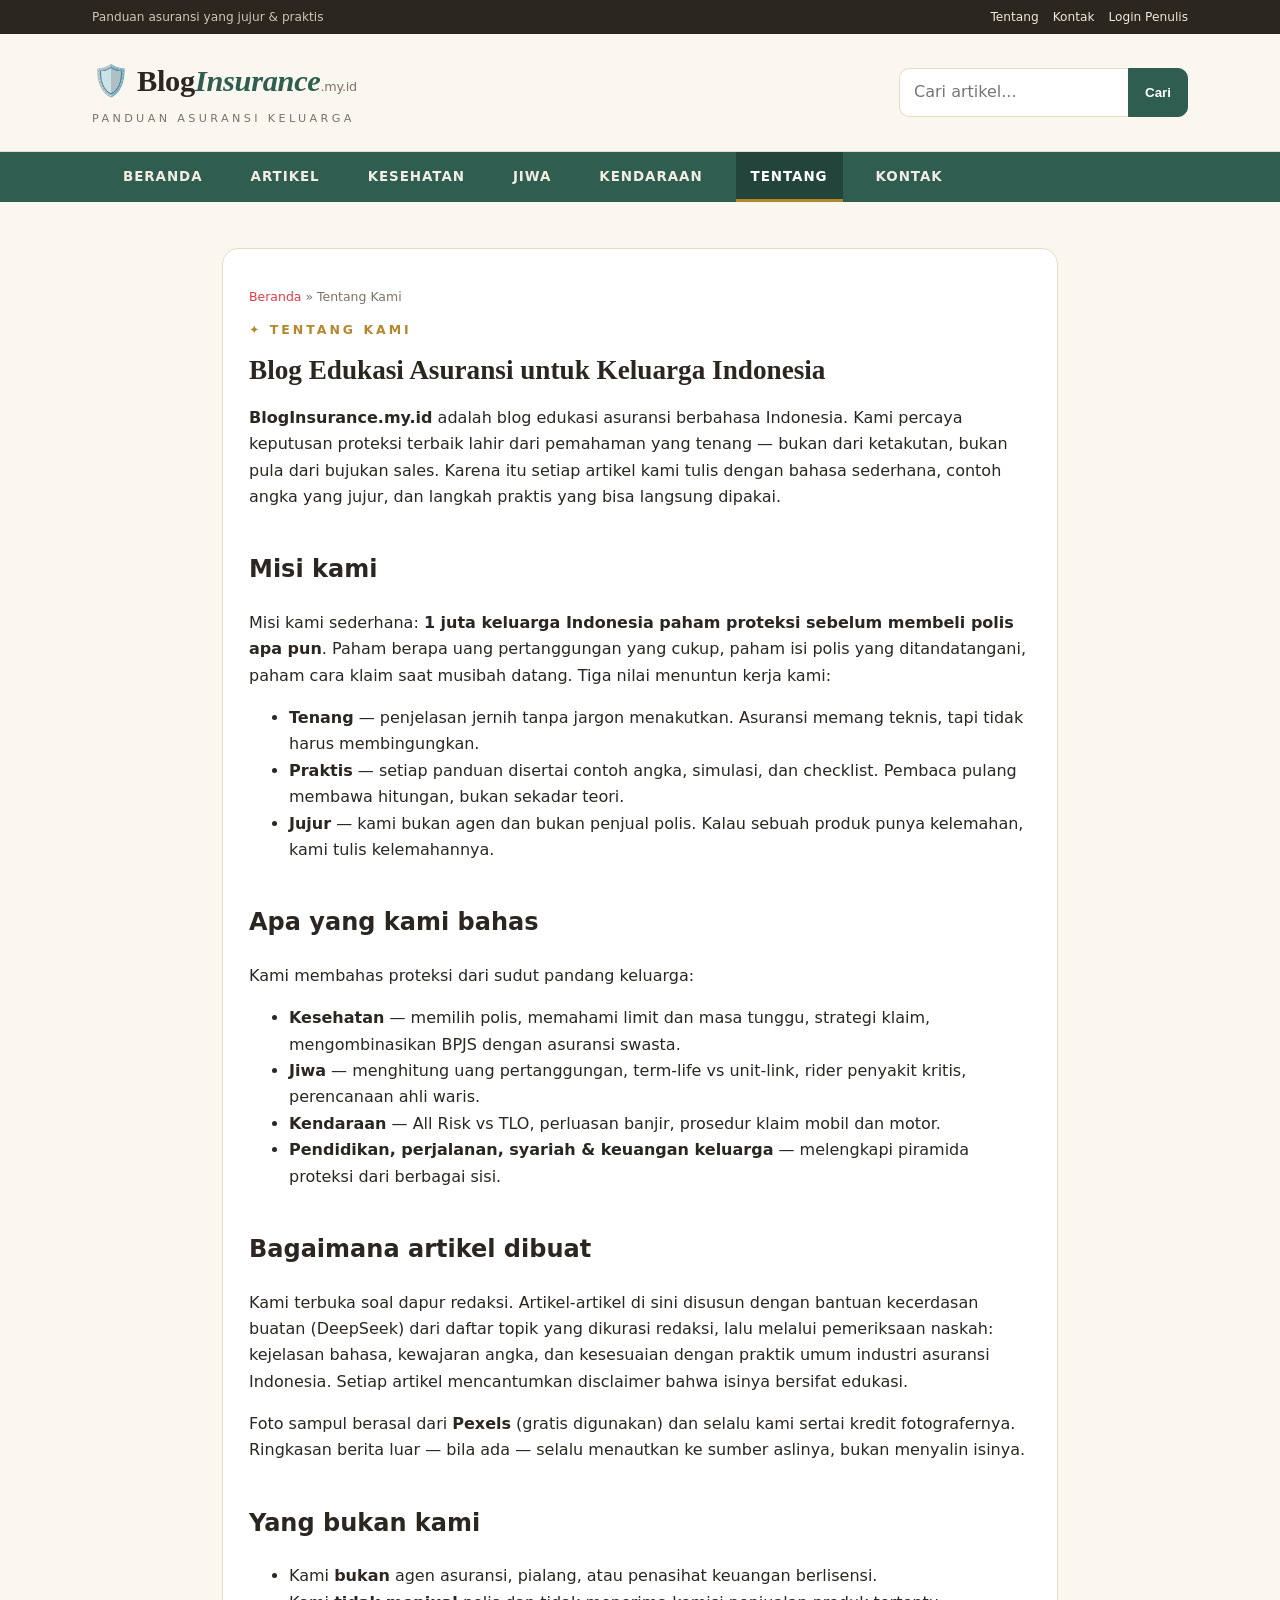
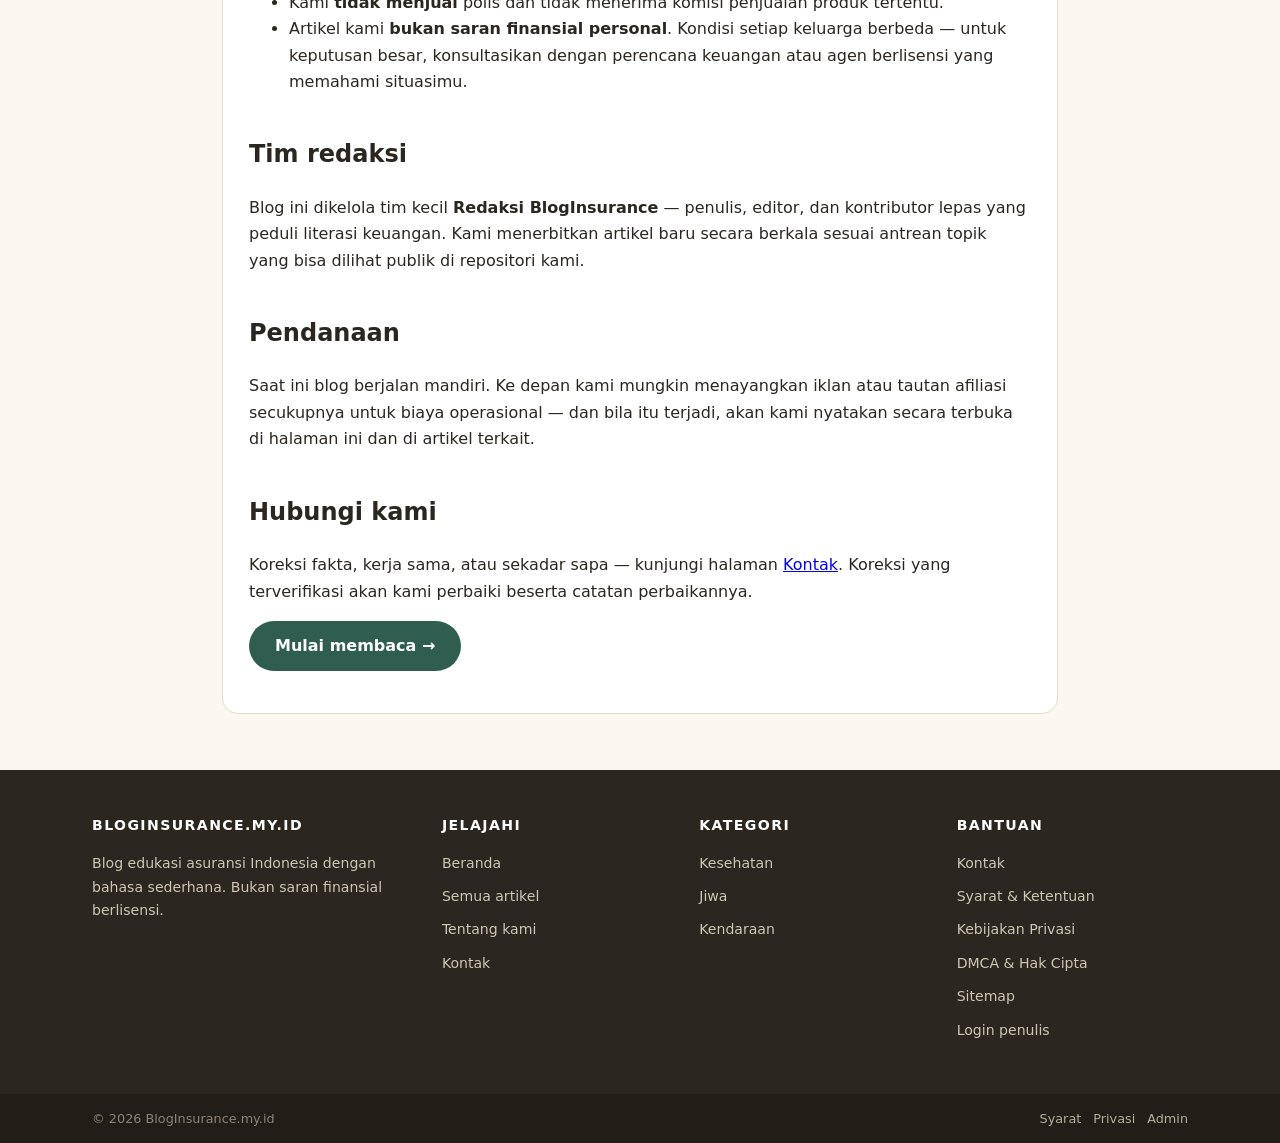
<file: tentang.html>
<!doctype html>
<html lang="id"><head><meta charset="utf-8" /><meta name="viewport" content="width=device-width, initial-scale=1" />
<title>Tentang Kami — BlogInsurance.my.id</title>
<meta name="description" content="Tentang BlogInsurance.my.id: blog edukasi asuransi Indonesia yang independen, tenang, praktis, dan jujur." />
<link rel="stylesheet" href="/styles.css" /></head>
<body>
<div class="ed-top"><div class="ed-wrap"><span>Panduan asuransi yang jujur &amp; praktis</span><span><a href="/tentang.html">Tentang</a><a href="/kontak.html">Kontak</a><a href="/admin/">Login Penulis</a></span></div></div>
<header class="ed-mast"><div class="ed-wrap">
  <div><a class="ed-logo" href="/">🛡️ Blog<em>Insurance</em><small>.my.id</small></a><p class="ed-tag">PANDUAN ASURANSI KELUARGA</p></div>
  <form class="ed-search" action="/blog/" method="get"><input type="search" name="s" placeholder="Cari artikel..." /><button type="submit">Cari</button></form>
</div></header>
<nav class="ed-nav"><input type="checkbox" id="navtoggle" class="navcheck" /><div class="ed-wrap"><label class="burger2" for="navtoggle">☰ Menu</label><a href="/">Beranda</a><a href="/blog/">Artikel</a><a href="/blog/?cat=Kesehatan">Kesehatan</a><a href="/blog/?cat=Jiwa">Jiwa</a><a href="/blog/?cat=Kendaraan">Kendaraan</a><a href="/tentang.html" class="on">Tentang</a><a href="/kontak.html">Kontak</a></div></nav>

<div class="ed-wrap ed-sec" style="max-width:880px">
<article class="single"><div class="pad">
<p class="crumbs"><a href="/">Beranda</a> » Tentang Kami</p>
<p class="eyebrow">✦ Tentang kami</p>
<h1>Blog Edukasi Asuransi untuk Keluarga Indonesia</h1>
<p><strong>BlogInsurance.my.id</strong> adalah blog edukasi asuransi berbahasa Indonesia. Kami percaya keputusan proteksi terbaik lahir dari pemahaman yang tenang — bukan dari ketakutan, bukan pula dari bujukan sales. Karena itu setiap artikel kami tulis dengan bahasa sederhana, contoh angka yang jujur, dan langkah praktis yang bisa langsung dipakai.</p>

<h2>Misi kami</h2>
<p>Misi kami sederhana: <strong>1 juta keluarga Indonesia paham proteksi sebelum membeli polis apa pun</strong>. Paham berapa uang pertanggungan yang cukup, paham isi polis yang ditandatangani, paham cara klaim saat musibah datang. Tiga nilai menuntun kerja kami:</p>
<ul>
<li><strong>Tenang</strong> — penjelasan jernih tanpa jargon menakutkan. Asuransi memang teknis, tapi tidak harus membingungkan.</li>
<li><strong>Praktis</strong> — setiap panduan disertai contoh angka, simulasi, dan checklist. Pembaca pulang membawa hitungan, bukan sekadar teori.</li>
<li><strong>Jujur</strong> — kami bukan agen dan bukan penjual polis. Kalau sebuah produk punya kelemahan, kami tulis kelemahannya.</li>
</ul>

<h2>Apa yang kami bahas</h2>
<p>Kami membahas proteksi dari sudut pandang keluarga:</p>
<ul>
<li><strong>Kesehatan</strong> — memilih polis, memahami limit dan masa tunggu, strategi klaim, mengombinasikan BPJS dengan asuransi swasta.</li>
<li><strong>Jiwa</strong> — menghitung uang pertanggungan, term-life vs unit-link, rider penyakit kritis, perencanaan ahli waris.</li>
<li><strong>Kendaraan</strong> — All Risk vs TLO, perluasan banjir, prosedur klaim mobil dan motor.</li>
<li><strong>Pendidikan, perjalanan, syariah &amp; keuangan keluarga</strong> — melengkapi piramida proteksi dari berbagai sisi.</li>
</ul>

<h2>Bagaimana artikel dibuat</h2>
<p>Kami terbuka soal dapur redaksi. Artikel-artikel di sini disusun dengan bantuan kecerdasan buatan (DeepSeek) dari daftar topik yang dikurasi redaksi, lalu melalui pemeriksaan naskah: kejelasan bahasa, kewajaran angka, dan kesesuaian dengan praktik umum industri asuransi Indonesia. Setiap artikel mencantumkan disclaimer bahwa isinya bersifat edukasi.</p>
<p>Foto sampul berasal dari <strong>Pexels</strong> (gratis digunakan) dan selalu kami sertai kredit fotografernya. Ringkasan berita luar — bila ada — selalu menautkan ke sumber aslinya, bukan menyalin isinya.</p>

<h2>Yang bukan kami</h2>
<ul>
<li>Kami <strong>bukan</strong> agen asuransi, pialang, atau penasihat keuangan berlisensi.</li>
<li>Kami <strong>tidak menjual</strong> polis dan tidak menerima komisi penjualan produk tertentu.</li>
<li>Artikel kami <strong>bukan saran finansial personal</strong>. Kondisi setiap keluarga berbeda — untuk keputusan besar, konsultasikan dengan perencana keuangan atau agen berlisensi yang memahami situasimu.</li>
</ul>

<h2>Tim redaksi</h2>
<p>Blog ini dikelola tim kecil <strong>Redaksi BlogInsurance</strong> — penulis, editor, dan kontributor lepas yang peduli literasi keuangan. Kami menerbitkan artikel baru secara berkala sesuai antrean topik yang bisa dilihat publik di repositori kami.</p>

<h2>Pendanaan</h2>
<p>Saat ini blog berjalan mandiri. Ke depan kami mungkin menayangkan iklan atau tautan afiliasi secukupnya untuk biaya operasional — dan bila itu terjadi, akan kami nyatakan secara terbuka di halaman ini dan di artikel terkait.</p>

<h2>Hubungi kami</h2>
<p>Koreksi fakta, kerja sama, atau sekadar sapa — kunjungi halaman <a href="/kontak.html">Kontak</a>. Koreksi yang terverifikasi akan kami perbaiki beserta catatan perbaikannya.</p>
<p><a class="btn-solid" href="/blog/">Mulai membaca →</a></p>
</div></article>
</div>

<footer class="foot-ed"><div class="ed-wrap">
  <div><h4>BlogInsurance.my.id</h4><p>Blog edukasi asuransi Indonesia dengan bahasa sederhana. Bukan saran finansial berlisensi.</p></div>
  <div><h4>Jelajahi</h4><ul><li><a href="/">Beranda</a></li><li><a href="/blog/">Semua artikel</a></li><li><a href="/tentang.html">Tentang kami</a></li><li><a href="/kontak.html">Kontak</a></li></ul></div>
  <div><h4>Kategori</h4><ul><li><a href="/blog/?cat=Kesehatan">Kesehatan</a></li><li><a href="/blog/?cat=Jiwa">Jiwa</a></li><li><a href="/blog/?cat=Kendaraan">Kendaraan</a></li></ul></div>
  <div><h4>Bantuan</h4><ul><li><a href="/kontak.html">Kontak</a></li><li><a href="/tos.html">Syarat &amp; Ketentuan</a></li><li><a href="/privasi.html">Kebijakan Privasi</a></li><li><a href="/dmca.html">DMCA &amp; Hak Cipta</a></li><li><a href="/sitemap.xml">Sitemap</a></li><li><a href="/admin/">Login penulis</a></li></ul></div>
</div></footer>
<div class="bottom-ed"><div class="ed-wrap"><span>© 2026 BlogInsurance.my.id</span><span><a href="/tos.html">Syarat</a><a href="/privasi.html">Privasi</a><a href="/admin/">Admin</a></span></div></div>
</body></html>
</file>
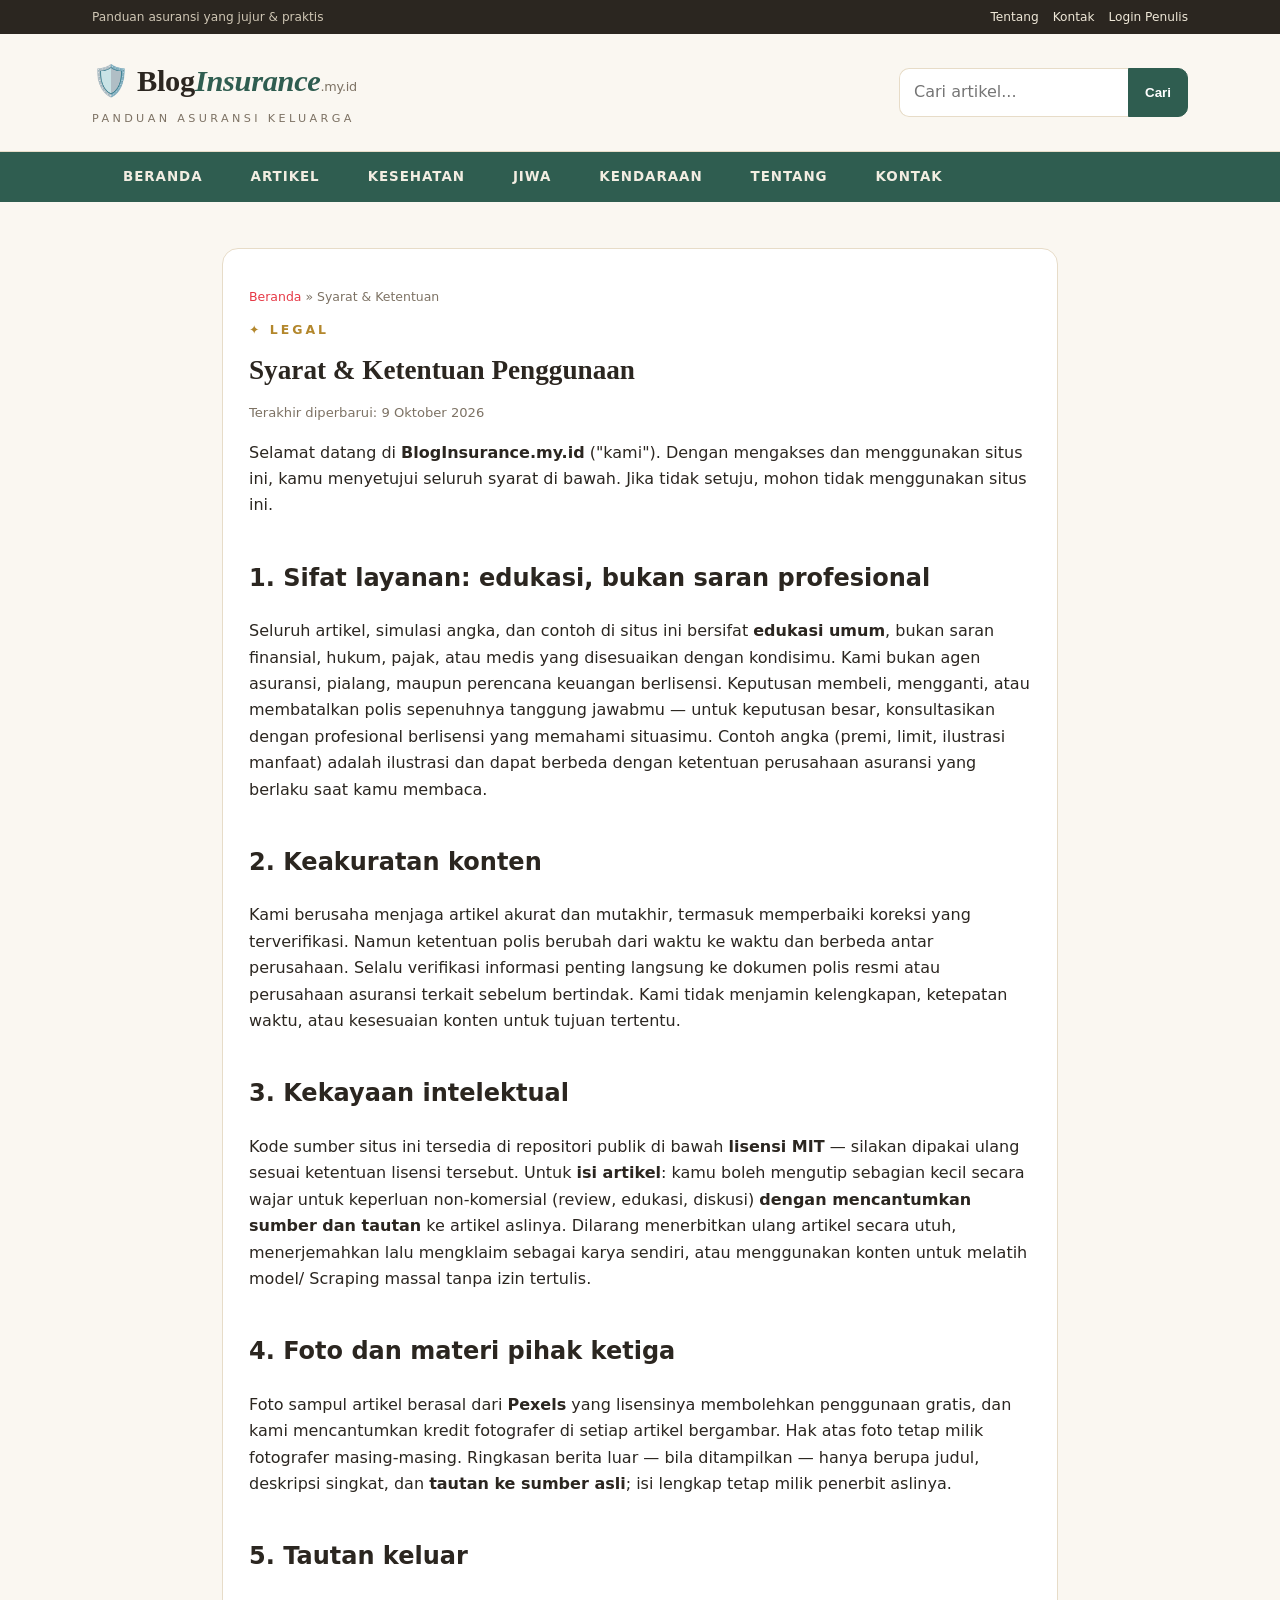
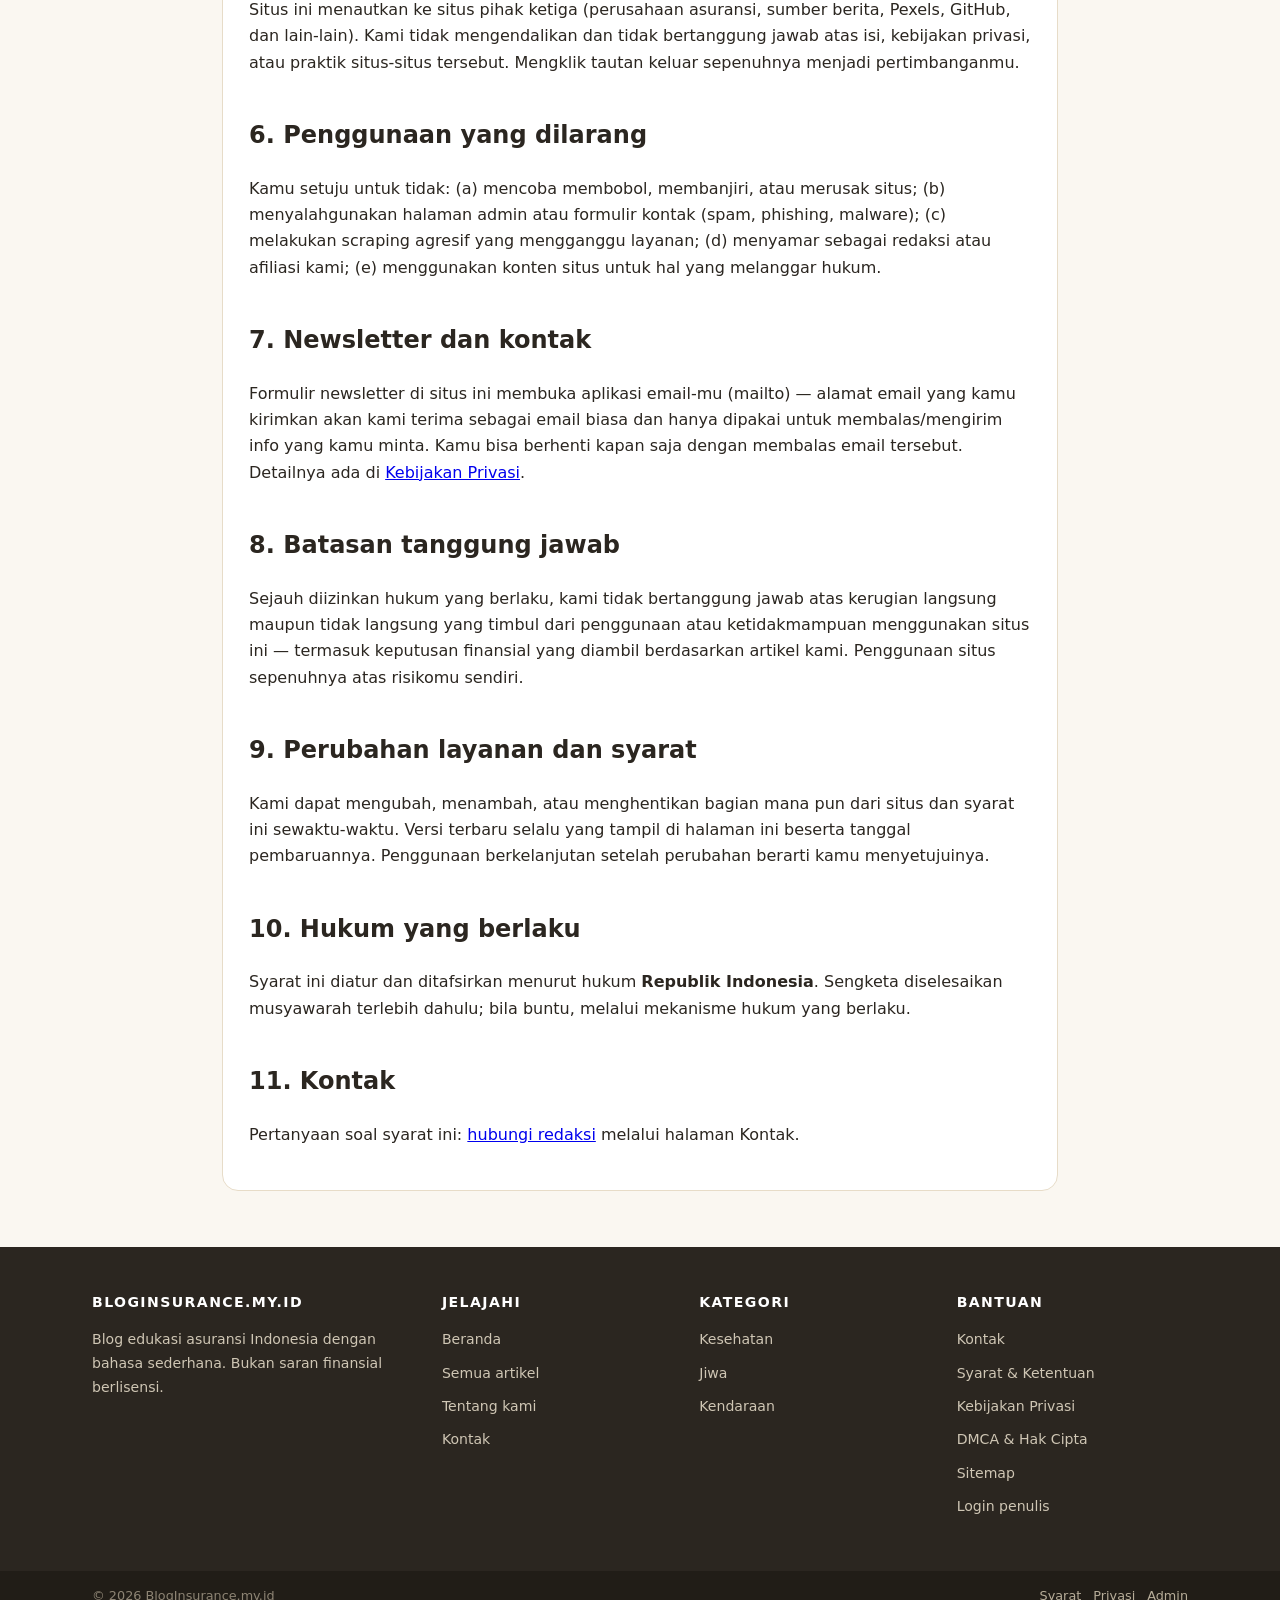
<file: tos.html>
<!doctype html>
<html lang="id"><head><meta charset="utf-8" /><meta name="viewport" content="width=device-width, initial-scale=1" />
<title>Syarat &amp; Ketentuan — BlogInsurance.my.id</title>
<meta name="description" content="Syarat dan ketentuan penggunaan BlogInsurance.my.id." />
<link rel="stylesheet" href="/styles.css" /></head>
<body>
<div class="ed-top"><div class="ed-wrap"><span>Panduan asuransi yang jujur &amp; praktis</span><span><a href="/tentang.html">Tentang</a><a href="/kontak.html">Kontak</a><a href="/admin/">Login Penulis</a></span></div></div>
<header class="ed-mast"><div class="ed-wrap">
  <div><a class="ed-logo" href="/">🛡️ Blog<em>Insurance</em><small>.my.id</small></a><p class="ed-tag">PANDUAN ASURANSI KELUARGA</p></div>
  <form class="ed-search" action="/blog/" method="get"><input type="search" name="s" placeholder="Cari artikel..." /><button type="submit">Cari</button></form>
</div></header>
<nav class="ed-nav"><input type="checkbox" id="navtoggle" class="navcheck" /><div class="ed-wrap"><label class="burger2" for="navtoggle">☰ Menu</label><a href="/">Beranda</a><a href="/blog/">Artikel</a><a href="/blog/?cat=Kesehatan">Kesehatan</a><a href="/blog/?cat=Jiwa">Jiwa</a><a href="/blog/?cat=Kendaraan">Kendaraan</a><a href="/tentang.html">Tentang</a><a href="/kontak.html">Kontak</a></div></nav>

<div class="ed-wrap ed-sec" style="max-width:880px">
<article class="single"><div class="pad">
<p class="crumbs"><a href="/">Beranda</a> » Syarat &amp; Ketentuan</p>
<p class="eyebrow">✦ Legal</p>
<h1>Syarat &amp; Ketentuan Penggunaan</h1>
<p class="by">Terakhir diperbarui: 9 Oktober 2026</p>
<p>Selamat datang di <strong>BlogInsurance.my.id</strong> ("kami"). Dengan mengakses dan menggunakan situs ini, kamu menyetujui seluruh syarat di bawah. Jika tidak setuju, mohon tidak menggunakan situs ini.</p>

<h2>1. Sifat layanan: edukasi, bukan saran profesional</h2>
<p>Seluruh artikel, simulasi angka, dan contoh di situs ini bersifat <strong>edukasi umum</strong>, bukan saran finansial, hukum, pajak, atau medis yang disesuaikan dengan kondisimu. Kami bukan agen asuransi, pialang, maupun perencana keuangan berlisensi. Keputusan membeli, mengganti, atau membatalkan polis sepenuhnya tanggung jawabmu — untuk keputusan besar, konsultasikan dengan profesional berlisensi yang memahami situasimu. Contoh angka (premi, limit, ilustrasi manfaat) adalah ilustrasi dan dapat berbeda dengan ketentuan perusahaan asuransi yang berlaku saat kamu membaca.</p>

<h2>2. Keakuratan konten</h2>
<p>Kami berusaha menjaga artikel akurat dan mutakhir, termasuk memperbaiki koreksi yang terverifikasi. Namun ketentuan polis berubah dari waktu ke waktu dan berbeda antar perusahaan. Selalu verifikasi informasi penting langsung ke dokumen polis resmi atau perusahaan asuransi terkait sebelum bertindak. Kami tidak menjamin kelengkapan, ketepatan waktu, atau kesesuaian konten untuk tujuan tertentu.</p>

<h2>3. Kekayaan intelektual</h2>
<p>Kode sumber situs ini tersedia di repositori publik di bawah <strong>lisensi MIT</strong> — silakan dipakai ulang sesuai ketentuan lisensi tersebut. Untuk <strong>isi artikel</strong>: kamu boleh mengutip sebagian kecil secara wajar untuk keperluan non-komersial (review, edukasi, diskusi) <strong>dengan mencantumkan sumber dan tautan</strong> ke artikel aslinya. Dilarang menerbitkan ulang artikel secara utuh, menerjemahkan lalu mengklaim sebagai karya sendiri, atau menggunakan konten untuk melatih model/ Scraping massal tanpa izin tertulis.</p>

<h2>4. Foto dan materi pihak ketiga</h2>
<p>Foto sampul artikel berasal dari <strong>Pexels</strong> yang lisensinya membolehkan penggunaan gratis, dan kami mencantumkan kredit fotografer di setiap artikel bergambar. Hak atas foto tetap milik fotografer masing-masing. Ringkasan berita luar — bila ditampilkan — hanya berupa judul, deskripsi singkat, dan <strong>tautan ke sumber asli</strong>; isi lengkap tetap milik penerbit aslinya.</p>

<h2>5. Tautan keluar</h2>
<p>Situs ini menautkan ke situs pihak ketiga (perusahaan asuransi, sumber berita, Pexels, GitHub, dan lain-lain). Kami tidak mengendalikan dan tidak bertanggung jawab atas isi, kebijakan privasi, atau praktik situs-situs tersebut. Mengklik tautan keluar sepenuhnya menjadi pertimbanganmu.</p>

<h2>6. Penggunaan yang dilarang</h2>
<p>Kamu setuju untuk tidak: (a) mencoba membobol, membanjiri, atau merusak situs; (b) menyalahgunakan halaman admin atau formulir kontak (spam, phishing, malware); (c) melakukan scraping agresif yang mengganggu layanan; (d) menyamar sebagai redaksi atau afiliasi kami; (e) menggunakan konten situs untuk hal yang melanggar hukum.</p>

<h2>7. Newsletter dan kontak</h2>
<p>Formulir newsletter di situs ini membuka aplikasi email-mu (mailto) — alamat email yang kamu kirimkan akan kami terima sebagai email biasa dan hanya dipakai untuk membalas/mengirim info yang kamu minta. Kamu bisa berhenti kapan saja dengan membalas email tersebut. Detailnya ada di <a href="/privasi.html">Kebijakan Privasi</a>.</p>

<h2>8. Batasan tanggung jawab</h2>
<p>Sejauh diizinkan hukum yang berlaku, kami tidak bertanggung jawab atas kerugian langsung maupun tidak langsung yang timbul dari penggunaan atau ketidakmampuan menggunakan situs ini — termasuk keputusan finansial yang diambil berdasarkan artikel kami. Penggunaan situs sepenuhnya atas risikomu sendiri.</p>

<h2>9. Perubahan layanan dan syarat</h2>
<p>Kami dapat mengubah, menambah, atau menghentikan bagian mana pun dari situs dan syarat ini sewaktu-waktu. Versi terbaru selalu yang tampil di halaman ini beserta tanggal pembaruannya. Penggunaan berkelanjutan setelah perubahan berarti kamu menyetujuinya.</p>

<h2>10. Hukum yang berlaku</h2>
<p>Syarat ini diatur dan ditafsirkan menurut hukum <strong>Republik Indonesia</strong>. Sengketa diselesaikan musyawarah terlebih dahulu; bila buntu, melalui mekanisme hukum yang berlaku.</p>

<h2>11. Kontak</h2>
<p>Pertanyaan soal syarat ini: <a href="/kontak.html">hubungi redaksi</a> melalui halaman Kontak.</p>
</div></article>
</div>

<footer class="foot-ed"><div class="ed-wrap">
  <div><h4>BlogInsurance.my.id</h4><p>Blog edukasi asuransi Indonesia dengan bahasa sederhana. Bukan saran finansial berlisensi.</p></div>
  <div><h4>Jelajahi</h4><ul><li><a href="/">Beranda</a></li><li><a href="/blog/">Semua artikel</a></li><li><a href="/tentang.html">Tentang kami</a></li><li><a href="/kontak.html">Kontak</a></li></ul></div>
  <div><h4>Kategori</h4><ul><li><a href="/blog/?cat=Kesehatan">Kesehatan</a></li><li><a href="/blog/?cat=Jiwa">Jiwa</a></li><li><a href="/blog/?cat=Kendaraan">Kendaraan</a></li></ul></div>
  <div><h4>Bantuan</h4><ul><li><a href="/kontak.html">Kontak</a></li><li><a href="/tos.html">Syarat &amp; Ketentuan</a></li><li><a href="/privasi.html">Kebijakan Privasi</a></li><li><a href="/dmca.html">DMCA &amp; Hak Cipta</a></li><li><a href="/sitemap.xml">Sitemap</a></li><li><a href="/admin/">Login penulis</a></li></ul></div>
</div></footer>
<div class="bottom-ed"><div class="ed-wrap"><span>© 2026 BlogInsurance.my.id</span><span><a href="/tos.html">Syarat</a><a href="/privasi.html">Privasi</a><a href="/admin/">Admin</a></span></div></div>
</body></html>
</file>
<file: styles.css>
:root{--bg:#f8fafc;--card:#fff;--ink:#0f172a;--muted:#64748b;--brand:#0ea5e9;--brand-d:#0284c7}
*{box-sizing:border-box}body{margin:0;font-family:system-ui,-apple-system,"Segoe UI",Roboto,Inter,Arial,sans-serif;background:var(--bg);color:var(--ink);line-height:1.65}
.container{max-width:960px;margin:0 auto;padding:0 20px}
.site-header{background:#0f172a;color:#fff;position:sticky;top:0;z-index:10}
.nav{display:flex;align-items:center;justify-content:space-between;padding:14px 20px}
.brand{color:#fff;text-decoration:none;font-weight:800;font-size:1.15rem}.brand span{color:var(--brand);font-weight:600}
nav a{color:#cbd5e1;text-decoration:none;margin-left:16px}nav a:hover{color:#fff}
.hero{background:linear-gradient(135deg,#0f172a,#0c4a6e);color:#fff;border-radius:16px;padding:48px 32px;margin:28px 0}
.hero h1{margin:0 0 10px;font-size:2.1rem;line-height:1.25}.hero p{color:#cbd5e1;max-width:640px}
.cta{margin-top:20px;display:flex;gap:12px;flex-wrap:wrap}
.btn{display:inline-block;padding:10px 18px;border-radius:10px;text-decoration:none;border:1px solid #334155;color:#fff}
.btn.primary{background:var(--brand);border-color:var(--brand);color:#00121c;font-weight:700}.btn.primary:hover{background:var(--brand-d)}
h2{margin-top:40px}
.grid{display:grid;grid-template-columns:repeat(auto-fit,minmax(260px,1fr));gap:16px;margin-top:12px}
.card{background:var(--card);border:1px solid #e2e8f0;border-radius:14px;padding:20px}
.card h3{margin:0 0 6px;font-size:1.1rem}.card a{color:var(--brand-d)}
.meta{color:var(--muted);font-size:.85rem;margin:0 0 8px}
.note{background:#fffbeb;border:1px solid #fde68a;border-radius:14px;padding:20px;margin:36px 0}
.post{background:var(--card);border:1px solid #e2e8f0;border-radius:14px;padding:28px;margin:28px 0}
.post h1{margin-top:0;line-height:1.3}
.post table{width:100%;border-collapse:collapse;margin:16px 0}.post th,.post td{border:1px solid #e2e8f0;padding:8px 10px;text-align:left}.post th{background:#f1f5f9}
.site-footer{margin-top:48px;padding:24px 0;color:var(--muted);border-top:1px solid #e2e8f0;font-size:.9rem}
code{background:#f1f5f9;padding:2px 6px;border-radius:6px}
ul.check{padding-left:20px}

/* ===== Tema ala WordPress ===== */
.topbar{background:#020617;color:#94a3b8;font-size:.8rem}
.topbar .container{display:flex;justify-content:space-between;align-items:center;padding:6px 20px}
.topbar a{color:#cbd5e1;text-decoration:none}
.masthead{background:#fff;border-bottom:1px solid #e2e8f0}
.masthead .container{display:flex;justify-content:space-between;align-items:center;gap:16px;padding:22px 20px;flex-wrap:wrap}
.site-title{margin:0;font-size:1.7rem;letter-spacing:-.02em}
.site-title a{color:var(--ink);text-decoration:none}
.site-desc{margin:2px 0 0;color:var(--muted);font-size:.92rem}
.searchbox{display:flex;gap:0}
.searchbox input{border:1px solid #cbd5e1;border-right:0;border-radius:10px 0 0 10px;padding:9px 12px;font:inherit;min-width:200px}
.searchbox button{border:1px solid var(--brand-d);background:var(--brand-d);color:#fff;border-radius:0 10px 10px 0;padding:9px 14px;cursor:pointer}
.mainnav{background:#0f172a}
.mainnav .container{display:flex;gap:4px;padding:0 20px;flex-wrap:wrap}
.mainnav a{color:#cbd5e1;text-decoration:none;padding:12px 14px;font-size:.95rem}
.mainnav a:hover,.mainnav a.active{background:#1e293b;color:#fff}
.layout{display:grid;grid-template-columns:minmax(0,1fr) 300px;gap:28px;align-items:start;margin:28px auto}
.content{min-width:0}
.sidebar{display:flex;flex-direction:column;gap:20px}
.widget{background:var(--card);border:1px solid #e2e8f0;border-radius:14px;padding:18px}
.widget h3{margin:0 0 10px;font-size:1rem;text-transform:uppercase;letter-spacing:.04em;border-bottom:2px solid var(--brand);padding-bottom:8px}
.widget ul{list-style:none;margin:0;padding:0}
.widget li{padding:7px 0;border-bottom:1px dashed #e2e8f0}
.widget li:last-child{border-bottom:0}
.widget a{color:var(--brand-d);text-decoration:none}.widget a:hover{text-decoration:underline}
.tagcloud{display:flex;flex-wrap:wrap;gap:8px}
.tagcloud a{border:1px solid #cbd5e1;border-radius:999px;padding:3px 12px;font-size:.82rem;color:#334155}
.entry{background:var(--card);border:1px solid #e2e8f0;border-radius:14px;padding:24px;margin-bottom:20px}
.entry h2{margin:0 0 6px}.entry h2 a{color:var(--ink);text-decoration:none}.entry h2 a:hover{color:var(--brand-d)}
.byline{color:var(--muted);font-size:.85rem;margin-bottom:10px}
.readmore{color:var(--brand-d);font-weight:600;text-decoration:none}
.pagehead{background:#fff;border:1px solid #e2e8f0;border-radius:14px;padding:22px 24px;margin-bottom:20px}
.pagehead h1{margin:0}.pagehead p{color:var(--muted);margin:6px 0 0}
.footer-widgets{background:#0f172a;color:#cbd5e1;margin-top:48px}
.footer-widgets .container{display:grid;grid-template-columns:repeat(auto-fit,minmax(220px,1fr));gap:24px;padding:36px 20px}
.footer-widgets h4{color:#fff;margin:0 0 10px}
.footer-widgets a{color:#93c5fd;text-decoration:none}
.footer-widgets ul{list-style:none;margin:0;padding:0}.footer-widgets li{margin:6px 0}
.colophon{background:#020617;color:#64748b;font-size:.85rem}
.colophon .container{display:flex;justify-content:space-between;gap:10px;flex-wrap:wrap;padding:14px 20px}
.colophon a{color:#93c5fd;text-decoration:none}
@media(max-width:860px){.layout{grid-template-columns:1fr}.searchbox input{min-width:0;width:100%}}

/* ===== Majalah ala portal berita (kode orisinal, terinspirasi tata letak portal modern) ===== */
:root{--accent:#e63946;--ink2:#1a1a2e;--gold:#ffb703}
.wrap{max-width:1200px;margin:0 auto;padding:0 20px}
.topbar2{background:#111;color:#bbb;font-size:.78rem}
.topbar2 .wrap{display:flex;justify-content:space-between;align-items:center;padding:7px 20px;gap:10px}
.topbar2 a{color:#ddd;text-decoration:none;margin-left:14px}.topbar2 a:hover{color:#fff}
.brandrow{background:#fff}
.brandrow .wrap{display:flex;justify-content:space-between;align-items:center;gap:16px;padding:20px;flex-wrap:wrap}
.logo{font-size:2rem;font-weight:900;letter-spacing:-.03em;color:var(--ink2);text-decoration:none}
.logo em{font-style:normal;color:var(--accent)}
.tagline{color:var(--muted);font-size:.85rem;margin:0}
.adbox{background:linear-gradient(135deg,#e9ecef,#dee2e6);border:1px dashed #adb5bd;color:#6c757d;text-align:center;font-size:.8rem;border-radius:6px;padding:26px 40px;min-width:280px}
.mag-nav{background:var(--ink2);position:sticky;top:0;z-index:50;box-shadow:0 2px 8px rgba(0,0,0,.25)}
.mag-nav .wrap{display:flex;align-items:center;gap:2px;padding:0 20px;flex-wrap:wrap}
.mag-nav a{color:#eee;text-decoration:none;padding:13px 15px;font-size:.9rem;font-weight:600;text-transform:uppercase;letter-spacing:.02em}
.mag-nav a:hover,.mag-nav a.on{background:var(--accent);color:#fff}
.ticker{background:#fff;border:1px solid #e2e8f0;border-radius:8px;margin:18px auto;display:flex;overflow:hidden}
.ticker-label{background:var(--accent);color:#fff;font-weight:800;font-size:.8rem;padding:10px 16px;white-space:nowrap;text-transform:uppercase}
.ticker-view{overflow:hidden;flex:1;display:flex;align-items:center}
.ticker-track{display:inline-flex;gap:48px;white-space:nowrap;animation:tick 40s linear infinite;padding-left:16px}
.ticker-track a{color:#333;text-decoration:none;font-size:.88rem}
.ticker-track a b{color:var(--accent);margin-right:6px}
@keyframes tick{to{transform:translateX(-50%)}}
.mag-layout{display:grid;grid-template-columns:minmax(0,1fr) 320px;gap:26px;align-items:start;margin:22px auto}
.feat{display:grid;grid-template-columns:1.35fr 1fr;gap:14px;margin-bottom:26px}
.thumb{position:relative;border-radius:10px;overflow:hidden;display:flex;align-items:flex-end;min-height:200px;color:#fff;text-decoration:none;background-size:cover}
.thumb.big{min-height:380px}
.thumb .shade{position:absolute;inset:0;background:linear-gradient(to top,rgba(0,0,0,.85) 10%,rgba(0,0,0,.25) 55%,transparent)}
.thumb .cap{position:relative;padding:18px}
.thumb .cap h2,.thumb .cap h3{margin:6px 0;color:#fff;line-height:1.3}
.thumb.big .cap h2{font-size:1.6rem}
.badge{display:inline-block;background:var(--accent);color:#fff;font-size:.7rem;font-weight:800;text-transform:uppercase;padding:3px 10px;border-radius:4px;letter-spacing:.05em}
.badge.blue{background:#0ea5e9}.badge.green{background:#16a34a}.badge.gold{background:var(--gold);color:#222}
.thumb .date{font-size:.75rem;color:#ddd}
.score{position:absolute;top:12px;right:12px;background:var(--gold);color:#222;font-weight:900;border-radius:8px;padding:4px 10px;font-size:.9rem}
.feat-side{display:grid;grid-template-columns:1fr 1fr;gap:14px}
.feat-side .thumb{min-height:183px}.feat-side .thumb .cap h3{font-size:.95rem}
.cat-Kesehatan{background:linear-gradient(135deg,#0ea5e9,#0369a1)}
.cat-Jiwa{background:linear-gradient(135deg,#8b5cf6,#4c1d95)}
.cat-Kendaraan{background:linear-gradient(135deg,#f59e0b,#b45309)}
.cat-Umum{background:linear-gradient(135deg,#334155,#0f172a)}
.block{background:#fff;border:1px solid #e5e7eb;border-radius:10px;margin-bottom:26px;overflow:hidden}
.block-head{display:flex;justify-content:space-between;align-items:center;border-bottom:3px solid var(--ink2);padding:12px 18px}
.block-head h2{margin:0;font-size:1.05rem;text-transform:uppercase;letter-spacing:.03em}
.block-head h2 span{border-bottom:3px solid var(--accent);padding-bottom:9px}
.tabs{display:flex;gap:4px}
.tabs button{border:0;background:#f1f5f9;border-radius:6px;padding:6px 12px;font-size:.78rem;font-weight:700;cursor:pointer;color:#475569}
.tabs button.on{background:var(--ink2);color:#fff}
.news-item{display:flex;gap:16px;padding:18px;border-bottom:1px solid #f1f5f9}
.news-item:last-child{border-bottom:0}
.news-item .pic{flex:0 0 220px;min-height:130px;border-radius:8px;position:relative;overflow:hidden;display:block}
.news-item h3{margin:0 0 6px;font-size:1.08rem;line-height:1.4}
.news-item h3 a{color:var(--ink2);text-decoration:none}
.news-item h3 a:hover{color:var(--accent)}
.excerpt{color:#555;font-size:.9rem;margin:6px 0}
.readmore2{display:inline-block;margin-top:8px;font-size:.8rem;font-weight:800;color:var(--accent);text-decoration:none;text-transform:uppercase}
.side .widget{background:#fff;border:1px solid #e5e7eb;border-radius:10px;padding:0;overflow:hidden;margin-bottom:22px}
.side .widget h3{margin:0;padding:12px 16px;font-size:.9rem;text-transform:uppercase;border-bottom:3px solid var(--ink2);letter-spacing:.03em}
.side .widget h3 span{border-bottom:3px solid var(--accent);padding-bottom:9px}
.side .widget .body{padding:14px 16px}
.side .widget ul{list-style:none;margin:0;padding:0}
.side .widget li{padding:9px 0;border-bottom:1px dashed #e5e7eb;font-size:.88rem}
.side .widget li:last-child{border:0}
.side .widget a{color:#222;text-decoration:none}.side .widget a:hover{color:var(--accent)}
.social-grid{display:grid;grid-template-columns:1fr 1fr;gap:10px}
.social-grid a{background:#f8fafc;border:1px solid #e5e7eb;border-radius:8px;text-align:center;padding:10px;font-size:.78rem;font-weight:700;color:#334155}
.tabbtns{display:flex}
.tabbtns button{flex:1;border:0;background:#f1f5f9;padding:10px;font-weight:800;font-size:.78rem;cursor:pointer;text-transform:uppercase;color:#64748b}
.tabbtns button.on{background:#fff;color:var(--ink2);border-bottom:3px solid var(--accent)}
.rank{display:flex;gap:12px;align-items:center}
.rank .n{font-size:1.8rem;font-weight:900;color:#e2e8f0;flex:0 0 34px}
.newsletter input{width:100%;padding:10px;border:1px solid #cbd5e1;border-radius:8px;font:inherit;margin-bottom:10px}
.newsletter button{width:100%;border:0;background:var(--accent);color:#fff;font-weight:800;padding:11px;border-radius:8px;cursor:pointer;text-transform:uppercase}
.single{background:#fff;border:1px solid #e5e7eb;border-radius:10px;overflow:hidden;margin-bottom:24px}
.single .pad{padding:26px}
.single h1{margin:8px 0 10px;line-height:1.3;font-size:1.7rem}
.single .hero{height:300px;display:flex;align-items:flex-end;position:relative;color:#fff}
.single .hero .shade{position:absolute;inset:0;background:linear-gradient(to top,rgba(0,0,0,.7),transparent 60%)}
.crumbs{font-size:.78rem;color:var(--muted);margin-bottom:6px}
.crumbs a{color:var(--accent);text-decoration:none}
.byline2{display:flex;gap:14px;align-items:center;color:var(--muted);font-size:.82rem;border-top:1px solid #f1f5f9;border-bottom:1px solid #f1f5f9;padding:10px 0;margin:14px 0}
.avatar{width:36px;height:36px;border-radius:50%;background:var(--ink2);color:#fff;display:inline-flex;align-items:center;justify-content:center;font-weight:800}
.single table{width:100%;border-collapse:collapse;margin:16px 0;font-size:.9rem}
.single th,.single td{border:1px solid #e2e8f0;padding:8px 10px;text-align:left}
.single th{background:#f1f5f9}
.authorbox{display:flex;gap:14px;background:#f8fafc;border:1px solid #e5e7eb;border-radius:10px;padding:18px;margin-bottom:24px}
.authorbox .avatar{width:56px;height:56px;font-size:1.3rem}
.rel-grid{display:grid;grid-template-columns:repeat(3,1fr);gap:14px}
.rel-grid .thumb{min-height:150px}.rel-grid .thumb .cap h3{font-size:.88rem}
.foot{background:#14141f;color:#bbb;margin-top:40px}
.foot .wrap{display:grid;grid-template-columns:1.3fr 1fr 1fr 1fr;gap:26px;padding:40px 20px}
.foot h4{color:#fff;margin:0 0 12px;font-size:.95rem;text-transform:uppercase}
.foot a{color:#bbb;text-decoration:none;font-size:.87rem}.foot a:hover{color:#fff}
.foot ul{list-style:none;margin:0;padding:0}.foot li{margin:7px 0}
.bottombar{background:#0b0b12;color:#777;font-size:.8rem}
.bottombar .wrap{display:flex;justify-content:space-between;padding:13px 20px;flex-wrap:wrap;gap:8px}
.bottombar a{color:#999;text-decoration:none;margin-left:12px}
@media(max-width:1024px){.mag-layout{grid-template-columns:1fr}.feat{grid-template-columns:1fr}.rel-grid{grid-template-columns:1fr 1fr}.foot .wrap{grid-template-columns:1fr 1fr}}
@media(max-width:640px){.feat-side{grid-template-columns:1fr}.news-item{flex-direction:column}.news-item .pic{flex:none;min-height:160px}.rel-grid{grid-template-columns:1fr}.foot .wrap{grid-template-columns:1fr}.adbox{display:none}}

/* ===== Tema editorial tenang (kode orisinal) ===== */
:root{--paper:#faf7f1;--sand:#f1e9dc;--ink:#2b2620;--muted:#7d7264;--pine:#2f5d50;--pine-d:#22443a;--gold:#b3872c;--line:#e7dcc8}
body{background:var(--paper);color:var(--ink)}
.ed-wrap{max-width:1140px;margin:0 auto;padding:0 22px}
.ed-top{background:var(--ink);color:#cfc6b4;font-size:.76rem}
.ed-top .ed-wrap{display:flex;justify-content:space-between;align-items:center;padding:7px 22px;gap:10px}
.ed-top a{color:#efe8d8;text-decoration:none;margin-left:14px}.ed-top a:hover{color:#fff}
.ed-mast{background:var(--paper);border-bottom:1px solid var(--line)}
.ed-mast .ed-wrap{display:flex;justify-content:space-between;align-items:center;gap:16px;padding:22px;flex-wrap:wrap}
.ed-logo{font-family:Georgia,'Times New Roman',serif;font-size:1.9rem;font-weight:700;color:var(--ink);text-decoration:none;letter-spacing:-.01em}
.ed-logo em{font-style:italic;color:var(--pine)}
.ed-logo small{font-family:system-ui,sans-serif;font-size:.8rem;color:var(--muted);font-weight:400}
.ed-tag{margin:4px 0 0;font-size:.7rem;letter-spacing:.3em;color:var(--muted)}
.ed-search{display:flex}
.ed-search input{border:1px solid var(--line);border-right:0;border-radius:10px 0 0 10px;padding:10px 14px;font:inherit;background:#fff;min-width:210px}
.ed-search button{border:1px solid var(--pine);background:var(--pine);color:#fff;border-radius:0 10px 10px 0;padding:10px 16px;cursor:pointer;font-weight:700}
.ed-nav{background:var(--pine);position:sticky;top:0;z-index:50}
.ed-nav .ed-wrap{display:flex;gap:2px;padding:0 22px;flex-wrap:wrap}
.ed-nav a{color:#f2ede2;text-decoration:none;padding:14px 15px;font-size:.84rem;letter-spacing:.07em;text-transform:uppercase;font-weight:600}
.ed-nav a:hover,.ed-nav a.on{background:var(--pine-d);color:#fff;box-shadow:inset 0 -3px 0 var(--gold)}
.burger2{display:none}
.hero-ed{text-align:center;padding:64px 22px 46px;max-width:820px;margin:0 auto}
.eyebrow{color:var(--gold);font-size:.78rem;font-weight:800;letter-spacing:.24em;text-transform:uppercase}
.hero-ed h1{font-family:Georgia,'Times New Roman',serif;font-size:clamp(2rem,4.5vw,3.1rem);line-height:1.15;margin:14px 0;font-weight:700}
.hero-ed .lede{color:#5c554a;font-size:1.08rem;line-height:1.7}
.cta-row{display:flex;gap:12px;justify-content:center;margin-top:22px;flex-wrap:wrap}
.btn-solid{display:inline-block;background:var(--pine);color:#fff;text-decoration:none;font-weight:700;padding:12px 26px;border-radius:999px}
.btn-solid:hover{background:var(--pine-d)}
.btn-line{display:inline-block;border:1px solid var(--pine);color:var(--pine);text-decoration:none;font-weight:700;padding:12px 26px;border-radius:999px}
.jumps{margin-top:18px;font-size:.85rem;color:var(--muted)}
.jumps a{color:var(--pine);text-decoration:none;font-weight:600}
.ed-sec{margin:46px auto}
.ed-sec-head{text-align:center;margin-bottom:22px}
.ed-sec-head h2{font-family:Georgia,serif;font-size:1.8rem;margin:8px 0 4px}
.ed-sec-head p{color:var(--muted);margin:0}
.cat-cards{display:grid;grid-template-columns:repeat(4,1fr);gap:14px}
.cat-card{background:#fff;border:1px solid var(--line);border-radius:14px;padding:24px 20px;text-decoration:none;color:var(--ink);transition:.15s}
.cat-card:hover{border-color:var(--pine);transform:translateY(-2px)}
.cat-card .ico{font-size:1.9rem}
.cat-card h3{font-family:Georgia,serif;margin:10px 0 4px;font-size:1.1rem}
.cat-card p{margin:0;color:var(--muted);font-size:.86rem}
.ed-row{display:flex;gap:22px;background:#fff;border:1px solid var(--line);border-radius:16px;padding:20px;margin-bottom:16px}
.ed-row .pic{flex:0 0 240px;min-height:160px;border-radius:12px;display:flex;align-items:center;justify-content:center;text-decoration:none;font-size:3rem}
.ed-cat{font-size:.72rem;letter-spacing:.2em;text-transform:uppercase;color:var(--pine);font-weight:800}
.ed-row h3{font-family:Georgia,serif;font-size:1.35rem;margin:8px 0 6px;line-height:1.35;font-weight:700}
.ed-row h3 a{color:var(--ink);text-decoration:none}
.ed-row h3 a:hover{color:var(--pine)}
.by{color:var(--muted);font-size:.82rem}
.excerpt{color:#5c554a;font-size:.93rem}
.read-ed{display:inline-block;margin-top:8px;color:var(--pine);font-weight:800;text-decoration:none}
.values{display:grid;grid-template-columns:repeat(3,1fr);gap:14px}
.value{background:#fff;border:1px solid var(--line);border-radius:14px;padding:24px;text-align:center}
.value .ico{font-size:2rem}
.value h3{font-family:Georgia,serif;margin:10px 0 6px}
.value p{color:var(--muted);font-size:.9rem;margin:0}
.faq details{background:#fff;border:1px solid var(--line);border-radius:12px;padding:16px 20px;margin-bottom:10px}
.faq summary{cursor:pointer;font-weight:700;font-family:Georgia,serif;font-size:1.02rem}
.faq p{color:#5c554a}
.newsbox{background:var(--pine);color:#f2ede2;border-radius:18px;padding:40px 28px;text-align:center}
.newsbox h2{font-family:Georgia,serif;margin:0 0 8px;font-size:1.7rem}
.newsbox p{color:#cfd8d2;margin:0 0 18px}
.newsbox form{display:flex;gap:0;max-width:440px;margin:0 auto}
.newsbox input{flex:1;border:0;border-radius:999px 0 0 999px;padding:12px 18px;font:inherit;min-width:0}
.newsbox button{border:0;background:var(--gold);color:#222;font-weight:800;border-radius:0 999px 999px 0;padding:12px 22px;cursor:pointer}
.foot-ed{background:var(--ink);color:#cfc6b4;margin-top:56px}
.foot-ed .ed-wrap{display:grid;grid-template-columns:1.4fr 1fr 1fr 1fr;gap:26px;padding:44px 22px}
.foot-ed h4{color:#fff;margin:0 0 12px;font-size:.88rem;letter-spacing:.1em;text-transform:uppercase}
.foot-ed a{color:#cfc6b4;text-decoration:none;font-size:.88rem}
.foot-ed a:hover{color:#fff}
.foot-ed ul{list-style:none;margin:0;padding:0}
.foot-ed li{margin:7px 0}
.foot-ed p{font-size:.88rem;line-height:1.7}
.bottom-ed{background:#211d17;color:#8d8474;font-size:.8rem}
.bottom-ed .ed-wrap{display:flex;justify-content:space-between;padding:14px 22px;flex-wrap:wrap;gap:8px}
.bottom-ed a{color:#b7ad99;text-decoration:none;margin-left:12px}
/* selaraskan komponen lama ke tema editorial */
.post,.single{background:#fff;border:1px solid var(--line);border-radius:16px}
.single h1{font-family:Georgia,serif}
.badge{background:var(--pine)}
.side .widget{background:#fff;border:1px solid var(--line);border-radius:14px}
.side .widget h3{border-bottom:3px solid var(--pine)}
.side .widget a{color:var(--ink)}
.side .widget a:hover{color:var(--pine)}
.block{background:#fff;border:1px solid var(--line);border-radius:14px}
.block-head{border-bottom:3px solid var(--ink)}
.mag-layout{max-width:1140px}
@media(max-width:1024px){.cat-cards{grid-template-columns:1fr 1fr}.foot-ed .ed-wrap{grid-template-columns:1fr 1fr}}
@media(max-width:768px){
  .burger2{display:block;color:#fff;font-weight:800;padding:14px 4px;cursor:pointer;user-select:none}
  .ed-nav .ed-wrap{flex-direction:column;align-items:stretch;padding:0 22px}
  .ed-nav .ed-wrap a{display:none;border-top:1px solid rgba(255,255,255,.15);padding:12px 4px}
  .ed-nav .navcheck:checked ~ .ed-wrap a{display:block}
  .ed-logo{font-size:1.4rem}
  .ed-search{width:100%}
  .ed-row{flex-direction:column}
  .ed-row .pic{flex:none;min-height:170px}
  .cat-cards{grid-template-columns:1fr}
  .values{grid-template-columns:1fr}
  .foot-ed .ed-wrap{grid-template-columns:1fr}
  .newsbox form{flex-direction:column;gap:10px}
  .newsbox input,.newsbox button{border-radius:999px}
}
.navcheck{display:none}
.burger{display:none}
@media(max-width:768px){
  .burger{display:block;color:#fff;font-weight:800;padding:13px 4px;cursor:pointer;user-select:none}
  .mag-nav .wrap{flex-direction:column;align-items:stretch;padding:0 20px 0}
  .mag-nav .wrap a{display:none;border-top:1px solid #2b2b40;padding:12px 4px}
  .mag-nav .navcheck:checked ~ .wrap a{display:block}
  .mag-nav{position:sticky;top:0}
  .logo{font-size:1.45rem}
  .brandrow .wrap{padding:14px 20px}
  .searchbox{width:100%}
  .ticker-label{padding:10px}
  .ticker-track a{font-size:.8rem}
  .thumb.big{min-height:240px}
  .thumb.big .cap h2{font-size:1.2rem}
  .single h1{font-size:1.35rem}
  .single .pad{padding:18px}
  .single .hero{height:180px}
  .single table{display:block;overflow-x:auto}
  .authorbox{flex-direction:column}
  .row{flex-direction:column}
  .wrap{padding:0 14px}
  .topbar2{font-size:.72rem}
  /* Samakan lebar header & artikel di mobile: semua 14px */
  .topbar2 .wrap{padding:7px 14px}
  .brandrow .wrap{padding:14px}
  .mag-nav .wrap{padding:0 14px}
}
</file>
